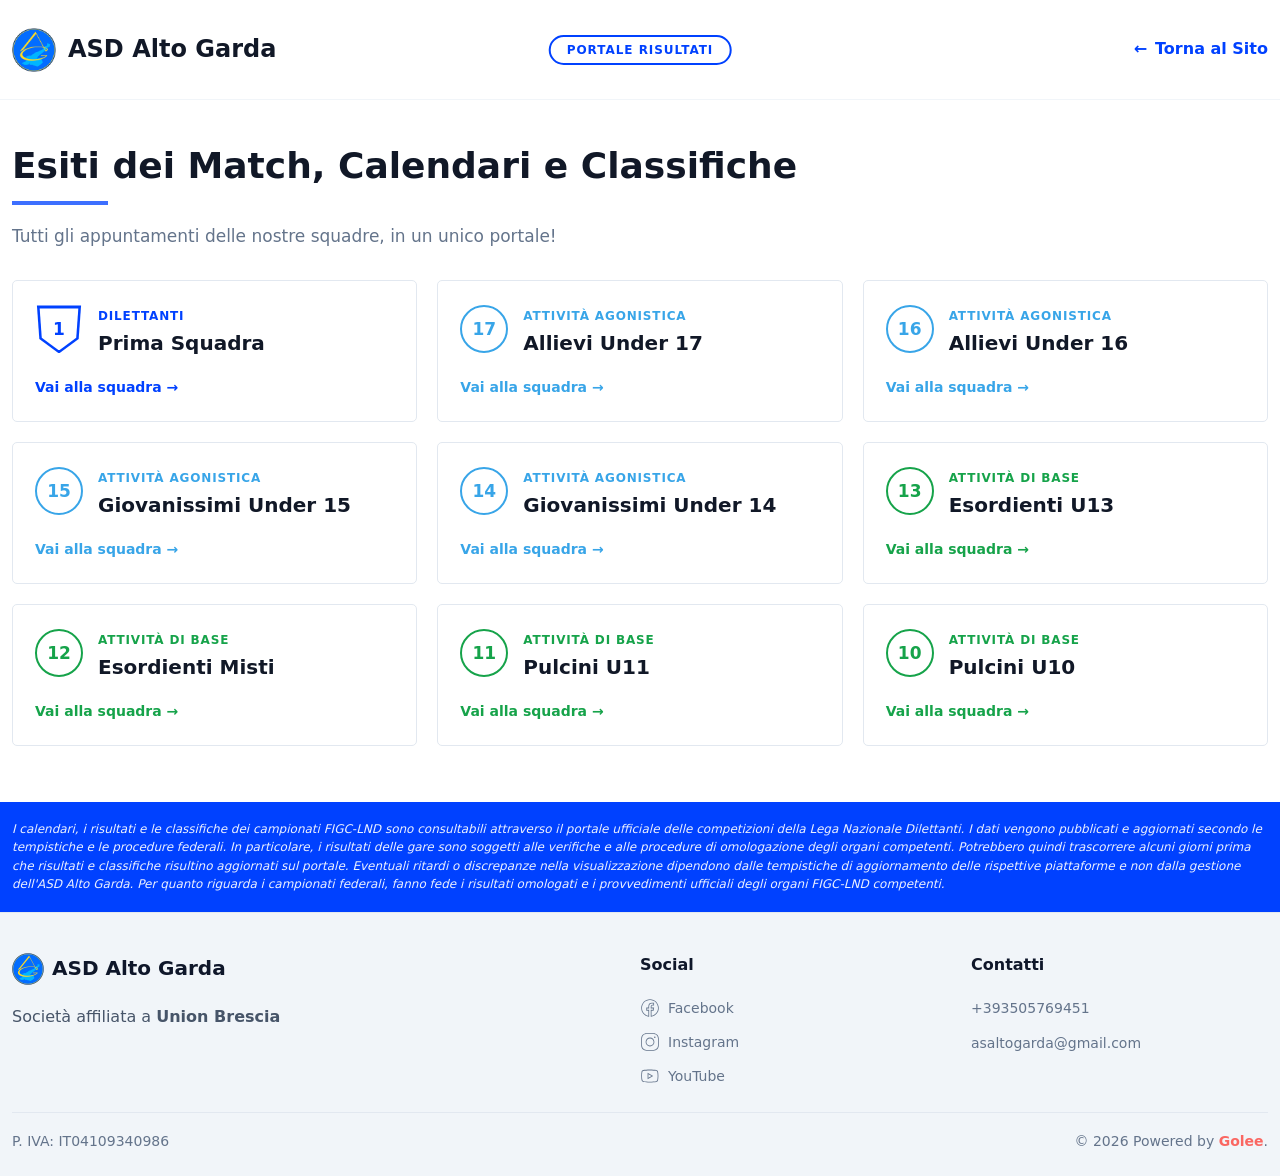
<file: index.html>
<!doctype html><html lang="it"><head><meta name="theme-color" content="#0041ff"><meta name="application-name" content="AG Risultati"><link rel="manifest" href="/manifest.webmanifest"><link rel="apple-touch-icon" href="/assets/apple-touch-icon.png"><meta name="apple-mobile-web-app-title" content="AG Risultati"><meta name="apple-mobile-web-app-capable" content="yes"><meta name="apple-mobile-web-app-status-bar-style" content="default"><meta charset="utf-8"><meta name="viewport" content="width=device-width,initial-scale=1"><meta name="description" content="Calendari, risultati e classifiche delle squadre ASD Alto Garda"><title>Risultati | ASD Alto Garda</title><link rel="icon" type="image/png" href="https://lh3.googleusercontent.com/v85UO1875G-aj8dECs23UeU0jsCBZZX70OP_PcHZRXrT7eEYKTVv2TqTTtoFzy5zbhVAI1ZQIYxRPo_2ZQeThbbR-cdQCiMTjUw=s64-c"><link rel="stylesheet" href="style.css"></head><body>
<header class="site-header"><div class="container header-inner"><a class="brand" href="./"><img src="assets/unnamed.png" alt="Logo ASD Alto Garda"><span class="brand-copy"><span>ASD Alto Garda</span><span class="portal-title-mobile-inline">PORTALE RISULTATI</span></span></a><div class="portal-title"><span class="portal-title-desktop">PORTALE RISULTATI</span><span class="portal-title-mobile">RISULTATI</span></div><a class="back-to-site" href="https://asaltogarda.it/"><span aria-hidden="true">←</span> Torna al Sito</a></div></header>
<main><section class="section team-section"><div class="container"><h1 class="section-title">Esiti dei Match, Calendari e Classifiche</h1><div class="accent-line"></div><p class="section-subtitle">Tutti gli appuntamenti delle nostre squadre, in un unico portale!</p><div class="team-grid">
<a class="team-card team-card-dilettanti" href="squadre/prima-squadra/"><div class="team-card-heading"><span class="team-emblem shield-emblem" aria-label="Prima squadra, numero 1"><span>1</span></span><div><span class="category">DILETTANTI</span><h2>Prima Squadra</h2></div></div><span class="arrow">Vai alla squadra →</span></a>
<a class="team-card team-card-agonistica" href="squadre/u17/"><div class="team-card-heading"><span class="team-emblem circle-emblem">17</span><div><span class="category">ATTIVITÀ AGONISTICA</span><h2>Allievi Under 17</h2></div></div><span class="arrow">Vai alla squadra →</span></a>
<a class="team-card team-card-agonistica" href="squadre/u16/"><div class="team-card-heading"><span class="team-emblem circle-emblem">16</span><div><span class="category">ATTIVITÀ AGONISTICA</span><h2>Allievi Under 16</h2></div></div><span class="arrow">Vai alla squadra →</span></a>
<a class="team-card team-card-agonistica" href="squadre/u15/"><div class="team-card-heading"><span class="team-emblem circle-emblem">15</span><div><span class="category">ATTIVITÀ AGONISTICA</span><h2>Giovanissimi Under 15</h2></div></div><span class="arrow">Vai alla squadra →</span></a>
<a class="team-card team-card-agonistica" href="squadre/u14/"><div class="team-card-heading"><span class="team-emblem circle-emblem">14</span><div><span class="category">ATTIVITÀ AGONISTICA</span><h2>Giovanissimi Under 14</h2></div></div><span class="arrow">Vai alla squadra →</span></a>
<a class="team-card team-card-base" href="squadre/esordienti-u13/"><div class="team-card-heading"><span class="team-emblem circle-emblem">13</span><div><span class="category">ATTIVITÀ DI BASE</span><h2>Esordienti U13</h2></div></div><span class="arrow">Vai alla squadra →</span></a>
<a class="team-card team-card-base" href="squadre/esordienti-misti/"><div class="team-card-heading"><span class="team-emblem circle-emblem">12</span><div><span class="category">ATTIVITÀ DI BASE</span><h2>Esordienti Misti</h2></div></div><span class="arrow">Vai alla squadra →</span></a>
<a class="team-card team-card-base" href="squadre/pulcini-u11/"><div class="team-card-heading"><span class="team-emblem circle-emblem">11</span><div><span class="category">ATTIVITÀ DI BASE</span><h2>Pulcini U11</h2></div></div><span class="arrow">Vai alla squadra →</span></a>
<a class="team-card team-card-base" href="squadre/pulcini-u10/"><div class="team-card-heading"><span class="team-emblem circle-emblem">10</span><div><span class="category">ATTIVITÀ DI BASE</span><h2>Pulcini U10</h2></div></div><span class="arrow">Vai alla squadra →</span></a>
</div></div></section><section class="info-band"><div class="container"><p class="disclaimer">I calendari, i risultati e le classifiche dei campionati FIGC-LND sono consultabili attraverso il portale ufficiale delle competizioni della Lega Nazionale Dilettanti. I dati vengono pubblicati e aggiornati secondo le tempistiche e le procedure federali. In particolare, i risultati delle gare sono soggetti alle verifiche e alle procedure di omologazione degli organi competenti. Potrebbero quindi trascorrere alcuni giorni prima che risultati e classifiche risultino aggiornati sul portale. Eventuali ritardi o discrepanze nella visualizzazione dipendono dalle tempistiche di aggiornamento delle rispettive piattaforme e non dalla gestione dell'ASD Alto Garda. Per quanto riguarda i campionati federali, fanno fede i risultati omologati e i provvedimenti ufficiali degli organi FIGC-LND competenti.</p></div></section></main>
<footer class="site-footer"><div class="container footer-container"><div class="footer-main"><div class="footer-brand-block"><a href="https://asaltogarda.it/" class="footer-brand"><img src="assets/unnamed.png" alt="ASD Alto Garda logo"><span>ASD Alto Garda</span></a><p class="footer-affiliation">Società affiliata a <a href="https://www.unionbrescia.com" target="_blank" rel="noopener">Union Brescia</a></p></div><div class="footer-column"><h2>Social</h2><div class="footer-social"><a href="https://www.facebook.com/p/ASD-ALTO-GARDA-100057223308792" target="_blank" rel="noopener"><svg xmlns="http://www.w3.org/2000/svg" x="0px" y="0px" class="h-5 w-5" viewBox="0 0 50 50"><path d="M 25 3 C 12.861562 3 3 12.861562 3 25 C 3 36.019135 11.127533 45.138355 21.712891 46.728516 L 22.861328 46.902344 L 22.861328 29.566406 L 17.664062 29.566406 L 17.664062 26.046875 L 22.861328 26.046875 L 22.861328 21.373047 C 22.861328 18.494965 23.551973 16.599417 24.695312 15.410156 C 25.838652 14.220896 27.528004 13.621094 29.878906 13.621094 C 31.758714 13.621094 32.490022 13.734993 33.185547 13.820312 L 33.185547 16.701172 L 30.738281 16.701172 C 29.349697 16.701172 28.210449 17.475903 27.619141 18.507812 C 27.027832 19.539724 26.84375 20.771816 26.84375 22.027344 L 26.84375 26.044922 L 32.966797 26.044922 L 32.421875 29.564453 L 26.84375 29.564453 L 26.84375 46.929688 L 27.978516 46.775391 C 38.71434 45.319366 47 36.126845 47 25 C 47 12.861562 37.138438 3 25 3 z M 25 5 C 36.057562 5 45 13.942438 45 25 C 45 34.729791 38.035799 42.731796 28.84375 44.533203 L 28.84375 31.564453 L 34.136719 31.564453 L 35.298828 24.044922 L 28.84375 24.044922 L 28.84375 22.027344 C 28.84375 20.989871 29.033574 20.060293 29.353516 19.501953 C 29.673457 18.943614 29.981865 18.701172 30.738281 18.701172 L 35.185547 18.701172 L 35.185547 12.009766 L 34.318359 11.892578 C 33.718567 11.811418 32.349197 11.621094 29.878906 11.621094 C 27.175808 11.621094 24.855567 12.357448 23.253906 14.023438 C 21.652246 15.689426 20.861328 18.170128 20.861328 21.373047 L 20.861328 24.046875 L 15.664062 24.046875 L 15.664062 31.566406 L 20.861328 31.566406 L 20.861328 44.470703 C 11.816995 42.554813 5 34.624447 5 25 C 5 13.942438 13.942438 5 25 5 z"></path></svg>Facebook</a><a href="https://www.instagram.com/asd_altogarda" target="_blank" rel="noopener"><svg xmlns="http://www.w3.org/2000/svg" x="0px" y="0px" class="h-5 w-5 " viewBox="0 0 50 50"><path d="M 16 3 C 8.8324839 3 3 8.8324839 3 16 L 3 34 C 3 41.167516 8.8324839 47 16 47 L 34 47 C 41.167516 47 47 41.167516 47 34 L 47 16 C 47 8.8324839 41.167516 3 34 3 L 16 3 z M 16 5 L 34 5 C 40.086484 5 45 9.9135161 45 16 L 45 34 C 45 40.086484 40.086484 45 34 45 L 16 45 C 9.9135161 45 5 40.086484 5 34 L 5 16 C 5 9.9135161 9.9135161 5 16 5 z M 37 11 A 2 2 0 0 0 35 13 A 2 2 0 0 0 37 15 A 2 2 0 0 0 39 13 A 2 2 0 0 0 37 11 z M 25 14 C 18.936712 14 14 18.936712 14 25 C 14 31.063288 18.936712 36 25 36 C 31.063288 36 36 31.063288 36 25 C 36 18.936712 31.063288 14 25 14 z M 25 16 C 29.982407 16 34 20.017593 34 25 C 34 29.982407 29.982407 34 25 34 C 20.017593 34 16 29.982407 16 25 C 16 20.017593 20.017593 16 25 16 z"></path></svg>Instagram</a><a href="https://www.youtube.com/@ASDAltoGarda" target="_blank" rel="noopener"><svg xmlns="http://www.w3.org/2000/svg" x="0px" y="0px" class="h-5 w-5" viewBox="0 0 50 50"><path d="M 24.402344 9 C 17.800781 9 11.601563 9.5 8.300781 10.199219 C 6.101563 10.699219 4.199219 12.199219 3.800781 14.5 C 3.402344 16.898438 3 20.5 3 25 C 3 29.5 3.398438 33 3.898438 35.5 C 4.300781 37.699219 6.199219 39.300781 8.398438 39.800781 C 11.902344 40.5 17.898438 41 24.5 41 C 31.101563 41 37.097656 40.5 40.597656 39.800781 C 42.800781 39.300781 44.699219 37.800781 45.097656 35.5 C 45.5 33 46 29.402344 46.097656 24.902344 C 46.097656 20.402344 45.597656 16.800781 45.097656 14.300781 C 44.699219 12.101563 42.800781 10.5 40.597656 10 C 37.097656 9.5 31 9 24.402344 9 Z M 24.402344 11 C 31.601563 11 37.398438 11.597656 40.199219 12.097656 C 41.699219 12.5 42.898438 13.5 43.097656 14.800781 C 43.699219 18 44.097656 21.402344 44.097656 24.902344 C 44 29.199219 43.5 32.699219 43.097656 35.199219 C 42.800781 37.097656 40.800781 37.699219 40.199219 37.902344 C 36.597656 38.601563 30.597656 39.097656 24.597656 39.097656 C 18.597656 39.097656 12.5 38.699219 9 37.902344 C 7.5 37.5 6.300781 36.5 6.101563 35.199219 C 5.300781 32.398438 5 28.699219 5 25 C 5 20.398438 5.402344 17 5.800781 14.902344 C 6.101563 13 8.199219 12.398438 8.699219 12.199219 C 12 11.5 18.101563 11 24.402344 11 Z M 19 17 L 19 33 L 33 25 Z M 21 20.402344 L 29 25 L 21 29.597656 Z"></path></svg>YouTube</a></div></div><div class="footer-column"><h2>Contatti</h2><ul><li><a href="tel:+393505769451">+393505769451</a></li><li><a href="mailto:asaltogarda@gmail.com">asaltogarda@gmail.com</a></li></ul></div></div><hr class="footer-rule"><div class="footer-bottom"><p>P. IVA: IT04109340986</p><span>© 2026 Powered by <a href="https://golee.it/?utm_source=golee&amp;utm_medium=golee-web&amp;utm_campaign=68527cfdc8f0acde360887cb" target="_blank" rel="noopener">Golee</a>.</span></div></div></footer></body></html>
</file>
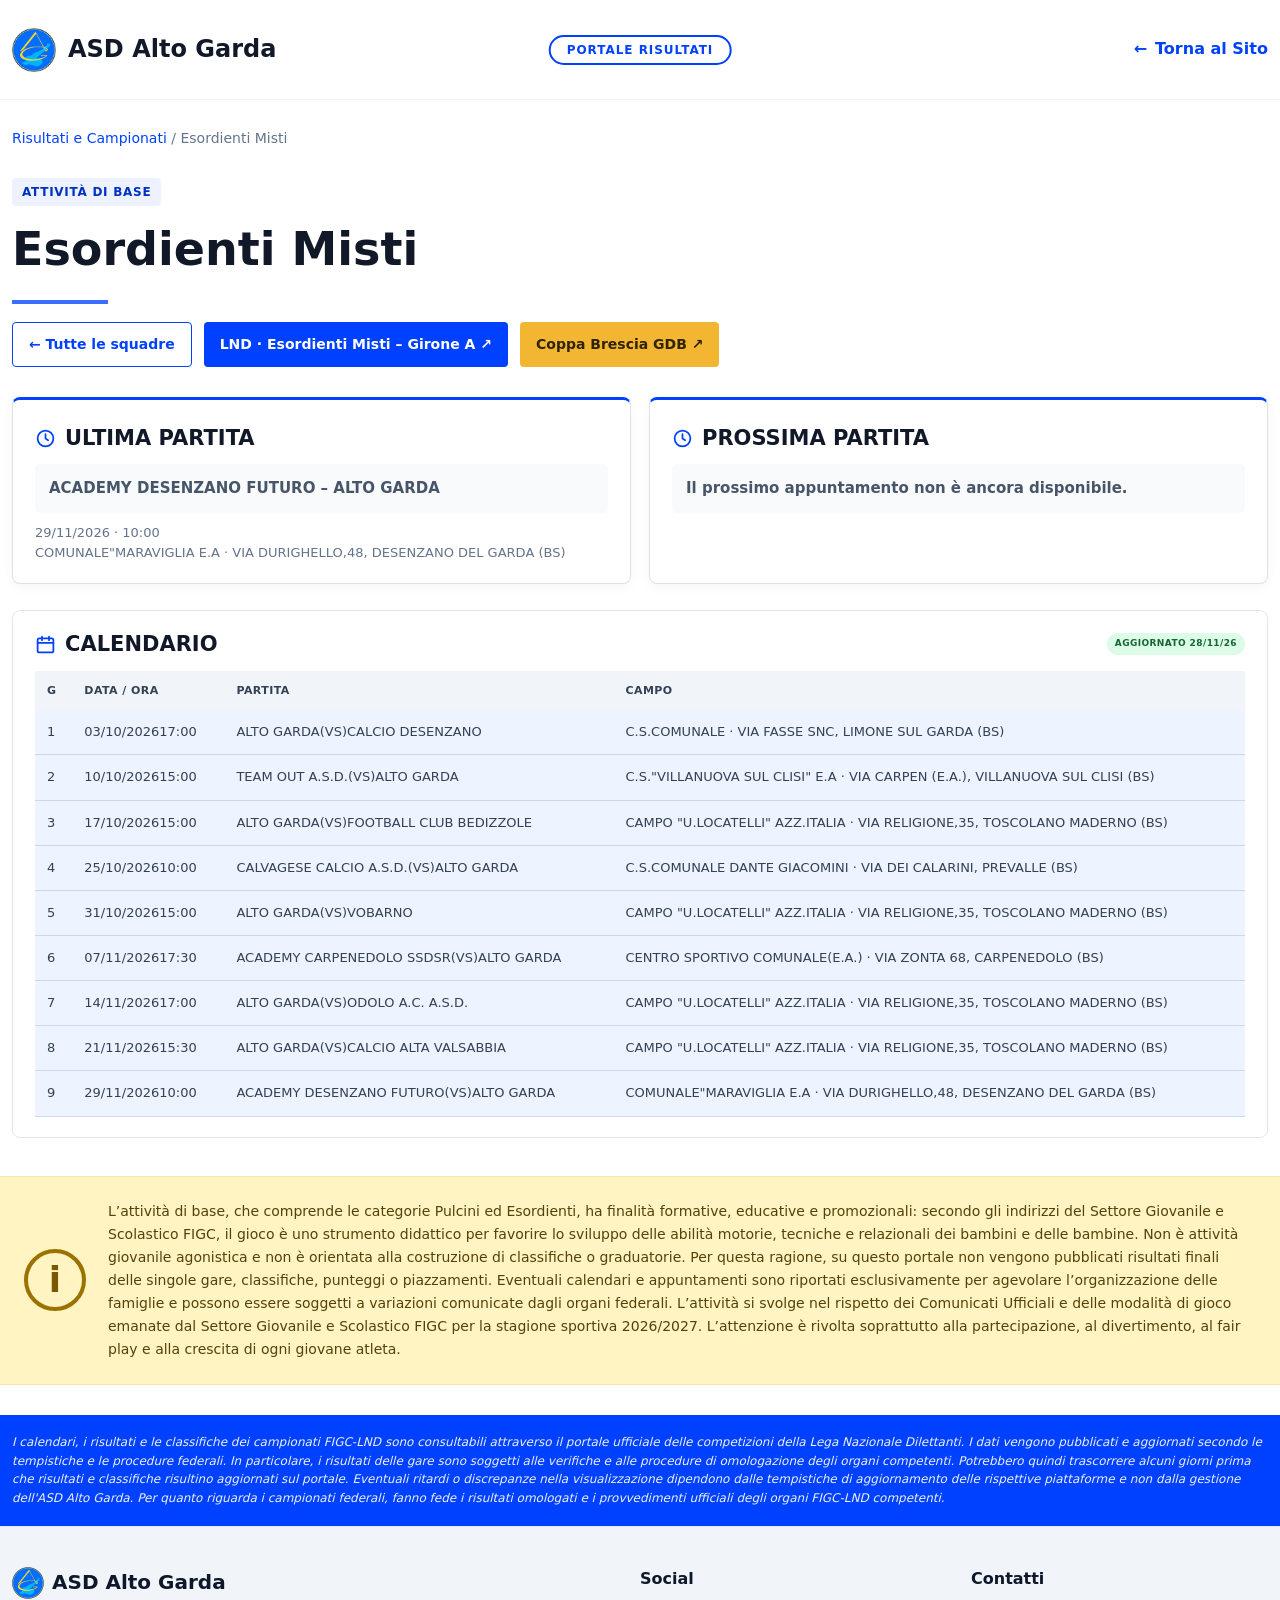
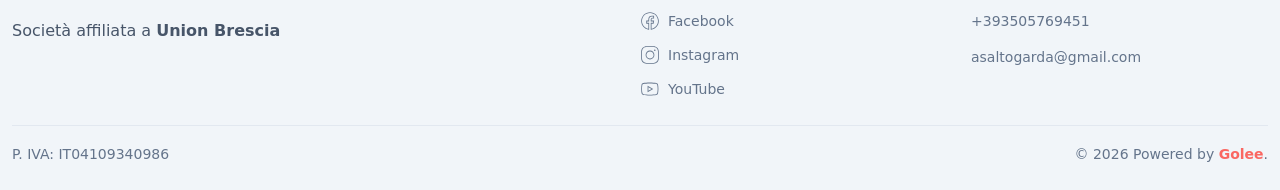
<file: squadre/esordienti-misti/index.html>
<!doctype html><html lang="it"><head><meta name="theme-color" content="#0041ff"><meta name="application-name" content="AG Risultati"><link rel="manifest" href="/manifest.webmanifest"><link rel="apple-touch-icon" href="/assets/apple-touch-icon.png"><meta name="apple-mobile-web-app-title" content="AG Risultati"><meta name="apple-mobile-web-app-capable" content="yes"><meta name="apple-mobile-web-app-status-bar-style" content="default"><meta charset="utf-8"><meta name="viewport" content="width=device-width,initial-scale=1"><title>Risultati | ASD Alto Garda</title><link rel="icon" type="image/png" href="https://lh3.googleusercontent.com/v85UO1875G-aj8dECs23UeU0jsCBZZX70OP_PcHZRXrT7eEYKTVv2TqTTtoFzy5zbhVAI1ZQIYxRPo_2ZQeThbbR-cdQCiMTjUw=s64-c"><meta name="description" content="Calendario e risultati Esordienti Misti ASD Alto Garda"><link rel="stylesheet" href="../../style.css"></head><body>
<header class="site-header"><div class="container header-inner"><a class="brand" href="../../"><img src="../../assets/unnamed.png" alt="Logo ASD Alto Garda"><span class="brand-copy"><span>ASD Alto Garda</span><span class="portal-title-mobile-inline">PORTALE RISULTATI</span></span></a><div class="portal-title"><span class="portal-title-desktop">PORTALE RISULTATI</span><span class="portal-title-mobile">RISULTATI</span></div><a class="back-to-site" href="https://asaltogarda.it/"><span aria-hidden="true">←</span> Torna al Sito</a></div></header>
<main class="container"><div class="breadcrumbs"><a href="../../">Risultati e Campionati</a> / Esordienti Misti</div><section class="team-hero"><span class="team-type">Attività di base</span><h1>Esordienti Misti</h1><div class="accent-line"></div><div class="action-links"><a class="action-link secondary" href="../../">← Tutte le squadre</a><a class="action-link" href="https://gare.lnd.it/competizione/lombardia?campionato=N2&girone=A&stagione=2026" target="_blank" rel="noopener">LND · Esordienti Misti – Girone A ↗</a><a class="action-link coppa-link" href="https://coppa-brescia.giornaledibrescia.it/coppa_brescia_2026-2027/esordienti_misti" target="_blank" rel="noopener">Coppa Brescia GDB ↗</a></div></section>


<section class="base-match-section" aria-label="Partite e calendario" data-lnd-team="esordienti-misti">
  <div class="base-match-grid">
    <article class="base-match-card">
      <h2><svg class="section-icon" viewBox="0 0 24 24" aria-hidden="true" fill="none" stroke="currentColor" stroke-width="2" stroke-linecap="round" stroke-linejoin="round"><circle cx="12" cy="12" r="9"/><path d="M12 7v5l3 2"/></svg>ULTIMA PARTITA</h2>
      <div class="base-match-placeholder">Caricamento dati ufficiali LND…</div>
    </article>
    <article class="base-match-card next-match">
      <h2><svg class="section-icon" viewBox="0 0 24 24" aria-hidden="true" fill="none" stroke="currentColor" stroke-width="2" stroke-linecap="round" stroke-linejoin="round"><path d="M5 12h14M13 6l6 6-6 6"/></svg>PROSSIMA PARTITA</h2>
      <div class="base-match-placeholder">Caricamento dati ufficiali LND…</div>
    </article>
  </div>
  <section class="base-calendar">
    <div class="base-calendar-heading" style="display:flex;align-items:center;justify-content:space-between;gap:12px;flex-wrap:wrap;margin-bottom:14px"><h2 style="margin:0"><svg class="section-icon" viewBox="0 0 24 24" aria-hidden="true" fill="none" stroke="currentColor" stroke-width="2" stroke-linecap="round" stroke-linejoin="round"><rect x="3" y="5" width="18" height="16" rx="2"/><path d="M16 3v4M8 3v4M3 10h18"/></svg>CALENDARIO</h2><span class="base-calendar-badge" style="display:inline-block;padding:4px 8px;border-radius:999px;background:#dcfce7;color:#166534;font-size:9px;font-weight:800;letter-spacing:.045em;white-space:nowrap">AGGIORNAMENTO…</span></div>
    <div class="base-table-wrap"><table class="base-fixture-table"><thead><tr><th>G</th><th>Data / Ora</th><th>Partita</th><th>Campo</th></tr></thead><tbody>
      <tr><td colspan="5">Caricamento calendario ufficiale LND…</td></tr>
    </tbody></table></div>
  </section>
</section>

<div class="notice base-activity-disclaimer">L’attività di base, che comprende le categorie Pulcini ed Esordienti, ha finalità formative, educative e promozionali: secondo gli indirizzi del Settore Giovanile e Scolastico FIGC, il gioco è uno strumento didattico per favorire lo sviluppo delle abilità motorie, tecniche e relazionali dei bambini e delle bambine. Non è attività giovanile agonistica e non è orientata alla costruzione di classifiche o graduatorie. Per questa ragione, su questo portale non vengono pubblicati risultati finali delle singole gare, classifiche, punteggi o piazzamenti. Eventuali calendari e appuntamenti sono riportati esclusivamente per agevolare l’organizzazione delle famiglie e possono essere soggetti a variazioni comunicate dagli organi federali. L’attività si svolge nel rispetto dei Comunicati Ufficiali e delle modalità di gioco emanate dal Settore Giovanile e Scolastico FIGC per la stagione sportiva 2026/2027. L’attenzione è rivolta soprattutto alla partecipazione, al divertimento, al fair play e alla crescita di ogni giovane atleta.</div>

</main>
<section class="info-band"><div class="container"><p class="disclaimer">I calendari, i risultati e le classifiche dei campionati FIGC-LND sono consultabili attraverso il portale ufficiale delle competizioni della Lega Nazionale Dilettanti. I dati vengono pubblicati e aggiornati secondo le tempistiche e le procedure federali. In particolare, i risultati delle gare sono soggetti alle verifiche e alle procedure di omologazione degli organi competenti. Potrebbero quindi trascorrere alcuni giorni prima che risultati e classifiche risultino aggiornati sul portale. Eventuali ritardi o discrepanze nella visualizzazione dipendono dalle tempistiche di aggiornamento delle rispettive piattaforme e non dalla gestione dell'ASD Alto Garda. Per quanto riguarda i campionati federali, fanno fede i risultati omologati e i provvedimenti ufficiali degli organi FIGC-LND competenti.</p></div></section><footer class="site-footer"><div class="container footer-container"><div class="footer-main"><div class="footer-brand-block"><a href="https://asaltogarda.it/" class="footer-brand"><img src="../../assets/unnamed.png" alt="ASD Alto Garda logo"><span>ASD Alto Garda</span></a><p class="footer-affiliation">Società affiliata a <a href="https://www.unionbrescia.com" target="_blank" rel="noopener">Union Brescia</a></p></div><div class="footer-column"><h2>Social</h2><div class="footer-social"><a href="https://www.facebook.com/p/ASD-ALTO-GARDA-100057223308792" target="_blank" rel="noopener"><svg xmlns="http://www.w3.org/2000/svg" x="0px" y="0px" class="h-5 w-5" viewBox="0 0 50 50"><path d="M 25 3 C 12.861562 3 3 12.861562 3 25 C 3 36.019135 11.127533 45.138355 21.712891 46.728516 L 22.861328 46.902344 L 22.861328 29.566406 L 17.664062 29.566406 L 17.664062 26.046875 L 22.861328 26.046875 L 22.861328 21.373047 C 22.861328 18.494965 23.551973 16.599417 24.695312 15.410156 C 25.838652 14.220896 27.528004 13.621094 29.878906 13.621094 C 31.758714 13.621094 32.490022 13.734993 33.185547 13.820312 L 33.185547 16.701172 L 30.738281 16.701172 C 29.349697 16.701172 28.210449 17.475903 27.619141 18.507812 C 27.027832 19.539724 26.84375 20.771816 26.84375 22.027344 L 26.84375 26.044922 L 32.966797 26.044922 L 32.421875 29.564453 L 26.84375 29.564453 L 26.84375 46.929688 L 27.978516 46.775391 C 38.71434 45.319366 47 36.126845 47 25 C 47 12.861562 37.138438 3 25 3 z M 25 5 C 36.057562 5 45 13.942438 45 25 C 45 34.729791 38.035799 42.731796 28.84375 44.533203 L 28.84375 31.564453 L 34.136719 31.564453 L 35.298828 24.044922 L 28.84375 24.044922 L 28.84375 22.027344 C 28.84375 20.989871 29.033574 20.060293 29.353516 19.501953 C 29.673457 18.943614 29.981865 18.701172 30.738281 18.701172 L 35.185547 18.701172 L 35.185547 12.009766 L 34.318359 11.892578 C 33.718567 11.811418 32.349197 11.621094 29.878906 11.621094 C 27.175808 11.621094 24.855567 12.357448 23.253906 14.023438 C 21.652246 15.689426 20.861328 18.170128 20.861328 21.373047 L 20.861328 24.046875 L 15.664062 24.046875 L 15.664062 31.566406 L 20.861328 31.566406 L 20.861328 44.470703 C 11.816995 42.554813 5 34.624447 5 25 C 5 13.942438 13.942438 5 25 5 z"></path></svg>Facebook</a><a href="https://www.instagram.com/asd_altogarda" target="_blank" rel="noopener"><svg xmlns="http://www.w3.org/2000/svg" x="0px" y="0px" class="h-5 w-5 " viewBox="0 0 50 50"><path d="M 16 3 C 8.8324839 3 3 8.8324839 3 16 L 3 34 C 3 41.167516 8.8324839 47 16 47 L 34 47 C 41.167516 47 47 41.167516 47 34 L 47 16 C 47 8.8324839 41.167516 3 34 3 L 16 3 z M 16 5 L 34 5 C 40.086484 5 45 9.9135161 45 16 L 45 34 C 45 40.086484 40.086484 45 34 45 L 16 45 C 9.9135161 45 5 40.086484 5 34 L 5 16 C 5 9.9135161 9.9135161 5 16 5 z M 37 11 A 2 2 0 0 0 35 13 A 2 2 0 0 0 37 15 A 2 2 0 0 0 39 13 A 2 2 0 0 0 37 11 z M 25 14 C 18.936712 14 14 18.936712 14 25 C 14 31.063288 18.936712 36 25 36 C 31.063288 36 36 31.063288 36 25 C 36 18.936712 31.063288 14 25 14 z M 25 16 C 29.982407 16 34 20.017593 34 25 C 34 29.982407 29.982407 34 25 34 C 20.017593 34 16 29.982407 16 25 C 16 20.017593 20.017593 16 25 16 z"></path></svg>Instagram</a><a href="https://www.youtube.com/@ASDAltoGarda" target="_blank" rel="noopener"><svg xmlns="http://www.w3.org/2000/svg" x="0px" y="0px" class="h-5 w-5" viewBox="0 0 50 50"><path d="M 24.402344 9 C 17.800781 9 11.601563 9.5 8.300781 10.199219 C 6.101563 10.699219 4.199219 12.199219 3.800781 14.5 C 3.402344 16.898438 3 20.5 3 25 C 3 29.5 3.398438 33 3.898438 35.5 C 4.300781 37.699219 6.199219 39.300781 8.398438 39.800781 C 11.902344 40.5 17.898438 41 24.5 41 C 31.101563 41 37.097656 40.5 40.597656 39.800781 C 42.800781 39.300781 44.699219 37.800781 45.097656 35.5 C 45.5 33 46 29.402344 46.097656 24.902344 C 46.097656 20.402344 45.597656 16.800781 45.097656 14.300781 C 44.699219 12.101563 42.800781 10.5 40.597656 10 C 37.097656 9.5 31 9 24.402344 9 Z M 24.402344 11 C 31.601563 11 37.398438 11.597656 40.199219 12.097656 C 41.699219 12.5 42.898438 13.5 43.097656 14.800781 C 43.699219 18 44.097656 21.402344 44.097656 24.902344 C 44 29.199219 43.5 32.699219 43.097656 35.199219 C 42.800781 37.097656 40.800781 37.699219 40.199219 37.902344 C 36.597656 38.601563 30.597656 39.097656 24.597656 39.097656 C 18.597656 39.097656 12.5 38.699219 9 37.902344 C 7.5 37.5 6.300781 36.5 6.101563 35.199219 C 5.300781 32.398438 5 28.699219 5 25 C 5 20.398438 5.402344 17 5.800781 14.902344 C 6.101563 13 8.199219 12.398438 8.699219 12.199219 C 12 11.5 18.101563 11 24.402344 11 Z M 19 17 L 19 33 L 33 25 Z M 21 20.402344 L 29 25 L 21 29.597656 Z"></path></svg>YouTube</a></div></div><div class="footer-column"><h2>Contatti</h2><ul><li><a href="tel:+393505769451">+393505769451</a></li><li><a href="mailto:asaltogarda@gmail.com">asaltogarda@gmail.com</a></li></ul></div></div><hr class="footer-rule"><div class="footer-bottom"><p>P. IVA: IT04109340986</p><span>© 2026 Powered by <a href="https://golee.it/?utm_source=golee&amp;utm_medium=golee-web&amp;utm_campaign=68527cfdc8f0acde360887cb" target="_blank" rel="noopener">Golee</a>.</span></div></div></footer><script src="../../assets/base-lnd.js" defer></script></body></html>
</file>
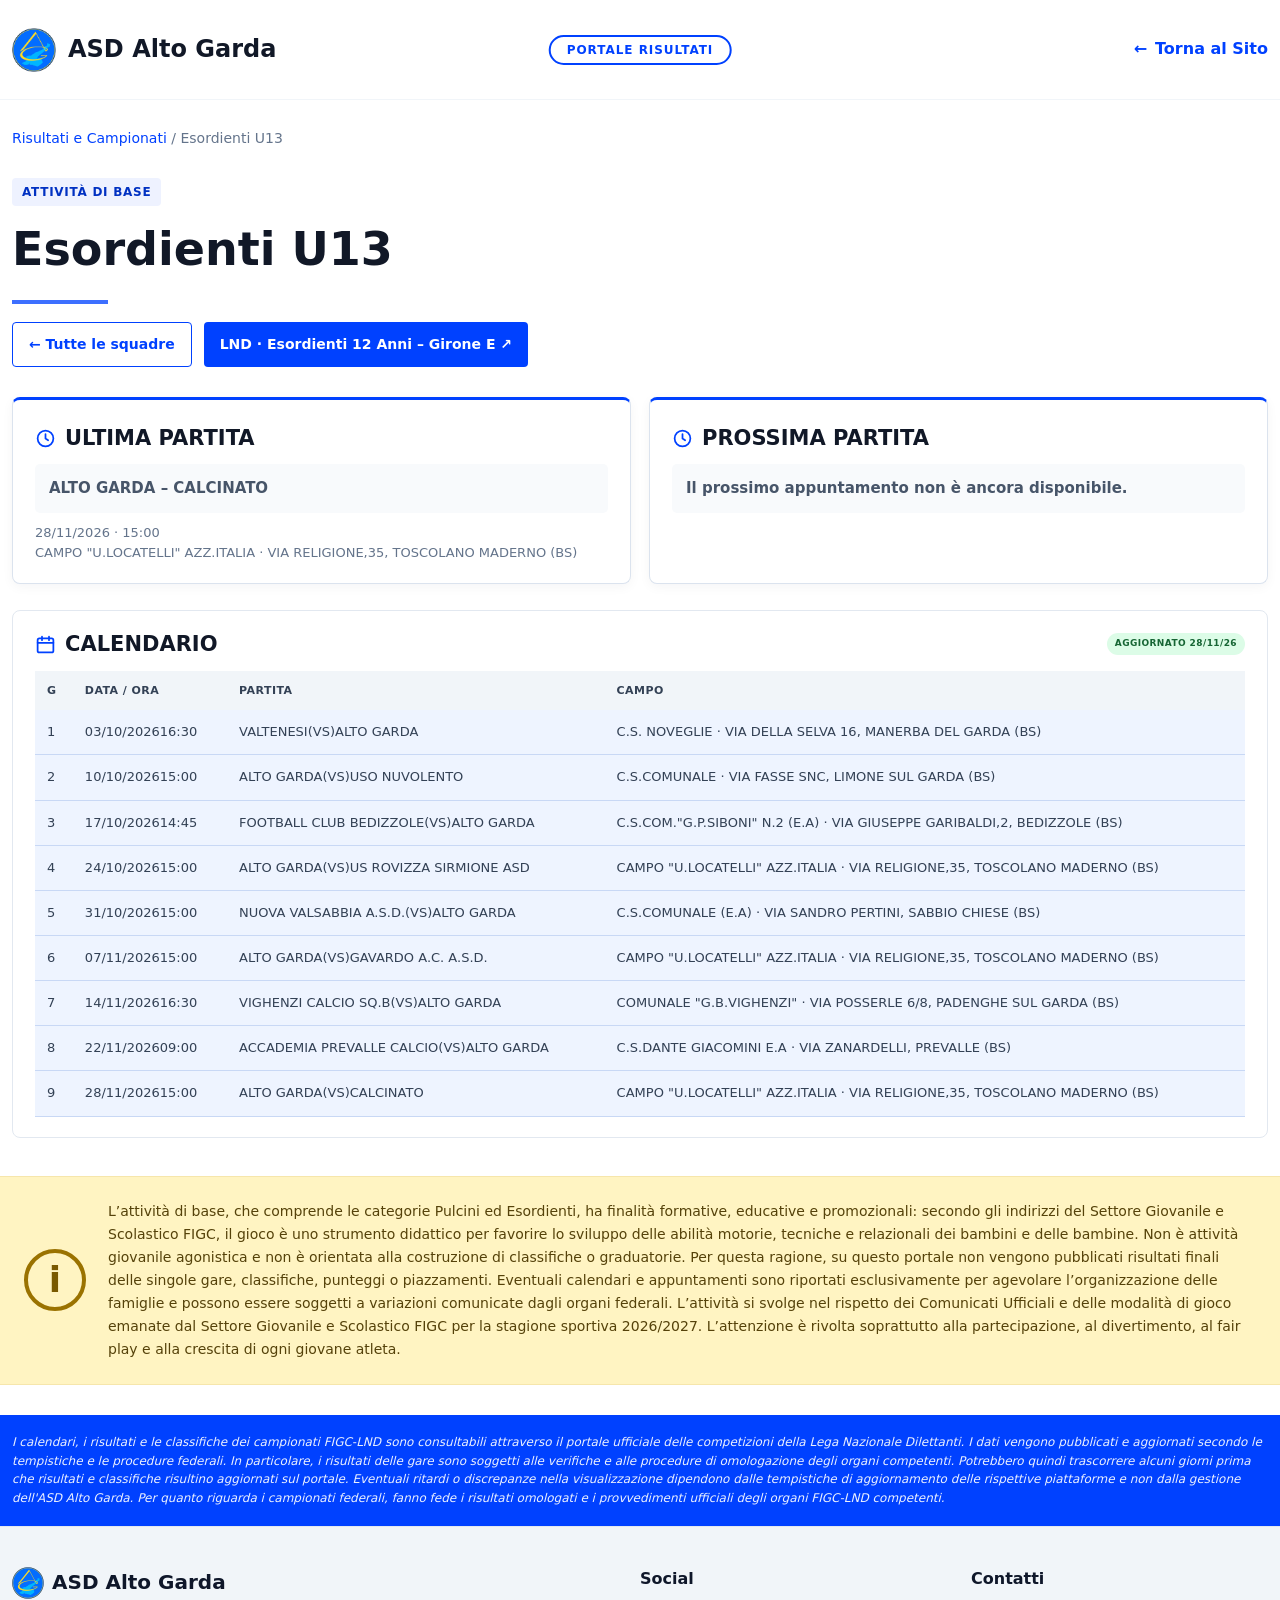
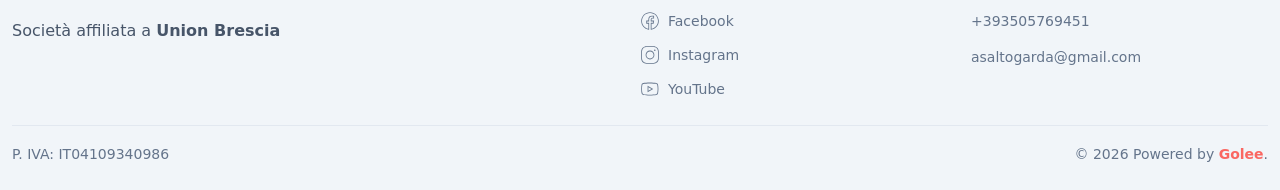
<file: squadre/esordienti-u13/index.html>
<!doctype html><html lang="it"><head><meta name="theme-color" content="#0041ff"><meta name="application-name" content="AG Risultati"><link rel="manifest" href="/manifest.webmanifest"><link rel="apple-touch-icon" href="/assets/apple-touch-icon.png"><meta name="apple-mobile-web-app-title" content="AG Risultati"><meta name="apple-mobile-web-app-capable" content="yes"><meta name="apple-mobile-web-app-status-bar-style" content="default"><meta charset="utf-8"><meta name="viewport" content="width=device-width,initial-scale=1"><title>Risultati | ASD Alto Garda</title><link rel="icon" type="image/png" href="https://lh3.googleusercontent.com/v85UO1875G-aj8dECs23UeU0jsCBZZX70OP_PcHZRXrT7eEYKTVv2TqTTtoFzy5zbhVAI1ZQIYxRPo_2ZQeThbbR-cdQCiMTjUw=s64-c"><meta name="description" content="Calendario e risultati Esordienti U13 ASD Alto Garda"><link rel="stylesheet" href="../../style.css"></head><body>
<header class="site-header"><div class="container header-inner"><a class="brand" href="../../"><img src="../../assets/unnamed.png" alt="Logo ASD Alto Garda"><span class="brand-copy"><span>ASD Alto Garda</span><span class="portal-title-mobile-inline">PORTALE RISULTATI</span></span></a><div class="portal-title"><span class="portal-title-desktop">PORTALE RISULTATI</span><span class="portal-title-mobile">RISULTATI</span></div><a class="back-to-site" href="https://asaltogarda.it/"><span aria-hidden="true">←</span> Torna al Sito</a></div></header>
<main class="container"><div class="breadcrumbs"><a href="../../">Risultati e Campionati</a> / Esordienti U13</div><section class="team-hero"><span class="team-type">Attività di base</span><h1>Esordienti U13</h1><div class="accent-line"></div><div class="action-links"><a class="action-link secondary" href="../../">← Tutte le squadre</a><a class="action-link" href="https://gare.lnd.it/competizione/lombardia?campionato=E2&girone=E&stagione=2026" target="_blank" rel="noopener">LND · Esordienti 12 Anni – Girone E ↗</a></div></section>


<section class="base-match-section" aria-label="Partite e calendario" data-lnd-team="esordienti-u13">
  <div class="base-match-grid">
    <article class="base-match-card">
      <h2><svg class="section-icon" viewBox="0 0 24 24" aria-hidden="true" fill="none" stroke="currentColor" stroke-width="2" stroke-linecap="round" stroke-linejoin="round"><circle cx="12" cy="12" r="9"/><path d="M12 7v5l3 2"/></svg>ULTIMA PARTITA</h2>
      <div class="base-match-placeholder">Caricamento dati ufficiali LND…</div>
    </article>
    <article class="base-match-card next-match">
      <h2><svg class="section-icon" viewBox="0 0 24 24" aria-hidden="true" fill="none" stroke="currentColor" stroke-width="2" stroke-linecap="round" stroke-linejoin="round"><path d="M5 12h14M13 6l6 6-6 6"/></svg>PROSSIMA PARTITA</h2>
      <div class="base-match-placeholder">Caricamento dati ufficiali LND…</div>
    </article>
  </div>
  <section class="base-calendar">
    <div class="base-calendar-heading" style="display:flex;align-items:center;justify-content:space-between;gap:12px;flex-wrap:wrap;margin-bottom:14px"><h2 style="margin:0"><svg class="section-icon" viewBox="0 0 24 24" aria-hidden="true" fill="none" stroke="currentColor" stroke-width="2" stroke-linecap="round" stroke-linejoin="round"><rect x="3" y="5" width="18" height="16" rx="2"/><path d="M16 3v4M8 3v4M3 10h18"/></svg>CALENDARIO</h2><span class="base-calendar-badge" style="display:inline-block;padding:4px 8px;border-radius:999px;background:#dcfce7;color:#166534;font-size:9px;font-weight:800;letter-spacing:.045em;white-space:nowrap">AGGIORNAMENTO…</span></div>
    <div class="base-table-wrap"><table class="base-fixture-table"><thead><tr><th>G</th><th>Data / Ora</th><th>Partita</th><th>Campo</th></tr></thead><tbody>
      <tr><td colspan="5">Caricamento calendario ufficiale LND…</td></tr>
    </tbody></table></div>
  </section>
</section>

<div class="notice base-activity-disclaimer">L’attività di base, che comprende le categorie Pulcini ed Esordienti, ha finalità formative, educative e promozionali: secondo gli indirizzi del Settore Giovanile e Scolastico FIGC, il gioco è uno strumento didattico per favorire lo sviluppo delle abilità motorie, tecniche e relazionali dei bambini e delle bambine. Non è attività giovanile agonistica e non è orientata alla costruzione di classifiche o graduatorie. Per questa ragione, su questo portale non vengono pubblicati risultati finali delle singole gare, classifiche, punteggi o piazzamenti. Eventuali calendari e appuntamenti sono riportati esclusivamente per agevolare l’organizzazione delle famiglie e possono essere soggetti a variazioni comunicate dagli organi federali. L’attività si svolge nel rispetto dei Comunicati Ufficiali e delle modalità di gioco emanate dal Settore Giovanile e Scolastico FIGC per la stagione sportiva 2026/2027. L’attenzione è rivolta soprattutto alla partecipazione, al divertimento, al fair play e alla crescita di ogni giovane atleta.</div>

</main>
<section class="info-band"><div class="container"><p class="disclaimer">I calendari, i risultati e le classifiche dei campionati FIGC-LND sono consultabili attraverso il portale ufficiale delle competizioni della Lega Nazionale Dilettanti. I dati vengono pubblicati e aggiornati secondo le tempistiche e le procedure federali. In particolare, i risultati delle gare sono soggetti alle verifiche e alle procedure di omologazione degli organi competenti. Potrebbero quindi trascorrere alcuni giorni prima che risultati e classifiche risultino aggiornati sul portale. Eventuali ritardi o discrepanze nella visualizzazione dipendono dalle tempistiche di aggiornamento delle rispettive piattaforme e non dalla gestione dell'ASD Alto Garda. Per quanto riguarda i campionati federali, fanno fede i risultati omologati e i provvedimenti ufficiali degli organi FIGC-LND competenti.</p></div></section><footer class="site-footer"><div class="container footer-container"><div class="footer-main"><div class="footer-brand-block"><a href="https://asaltogarda.it/" class="footer-brand"><img src="../../assets/unnamed.png" alt="ASD Alto Garda logo"><span>ASD Alto Garda</span></a><p class="footer-affiliation">Società affiliata a <a href="https://www.unionbrescia.com" target="_blank" rel="noopener">Union Brescia</a></p></div><div class="footer-column"><h2>Social</h2><div class="footer-social"><a href="https://www.facebook.com/p/ASD-ALTO-GARDA-100057223308792" target="_blank" rel="noopener"><svg xmlns="http://www.w3.org/2000/svg" x="0px" y="0px" class="h-5 w-5" viewBox="0 0 50 50"><path d="M 25 3 C 12.861562 3 3 12.861562 3 25 C 3 36.019135 11.127533 45.138355 21.712891 46.728516 L 22.861328 46.902344 L 22.861328 29.566406 L 17.664062 29.566406 L 17.664062 26.046875 L 22.861328 26.046875 L 22.861328 21.373047 C 22.861328 18.494965 23.551973 16.599417 24.695312 15.410156 C 25.838652 14.220896 27.528004 13.621094 29.878906 13.621094 C 31.758714 13.621094 32.490022 13.734993 33.185547 13.820312 L 33.185547 16.701172 L 30.738281 16.701172 C 29.349697 16.701172 28.210449 17.475903 27.619141 18.507812 C 27.027832 19.539724 26.84375 20.771816 26.84375 22.027344 L 26.84375 26.044922 L 32.966797 26.044922 L 32.421875 29.564453 L 26.84375 29.564453 L 26.84375 46.929688 L 27.978516 46.775391 C 38.71434 45.319366 47 36.126845 47 25 C 47 12.861562 37.138438 3 25 3 z M 25 5 C 36.057562 5 45 13.942438 45 25 C 45 34.729791 38.035799 42.731796 28.84375 44.533203 L 28.84375 31.564453 L 34.136719 31.564453 L 35.298828 24.044922 L 28.84375 24.044922 L 28.84375 22.027344 C 28.84375 20.989871 29.033574 20.060293 29.353516 19.501953 C 29.673457 18.943614 29.981865 18.701172 30.738281 18.701172 L 35.185547 18.701172 L 35.185547 12.009766 L 34.318359 11.892578 C 33.718567 11.811418 32.349197 11.621094 29.878906 11.621094 C 27.175808 11.621094 24.855567 12.357448 23.253906 14.023438 C 21.652246 15.689426 20.861328 18.170128 20.861328 21.373047 L 20.861328 24.046875 L 15.664062 24.046875 L 15.664062 31.566406 L 20.861328 31.566406 L 20.861328 44.470703 C 11.816995 42.554813 5 34.624447 5 25 C 5 13.942438 13.942438 5 25 5 z"></path></svg>Facebook</a><a href="https://www.instagram.com/asd_altogarda" target="_blank" rel="noopener"><svg xmlns="http://www.w3.org/2000/svg" x="0px" y="0px" class="h-5 w-5 " viewBox="0 0 50 50"><path d="M 16 3 C 8.8324839 3 3 8.8324839 3 16 L 3 34 C 3 41.167516 8.8324839 47 16 47 L 34 47 C 41.167516 47 47 41.167516 47 34 L 47 16 C 47 8.8324839 41.167516 3 34 3 L 16 3 z M 16 5 L 34 5 C 40.086484 5 45 9.9135161 45 16 L 45 34 C 45 40.086484 40.086484 45 34 45 L 16 45 C 9.9135161 45 5 40.086484 5 34 L 5 16 C 5 9.9135161 9.9135161 5 16 5 z M 37 11 A 2 2 0 0 0 35 13 A 2 2 0 0 0 37 15 A 2 2 0 0 0 39 13 A 2 2 0 0 0 37 11 z M 25 14 C 18.936712 14 14 18.936712 14 25 C 14 31.063288 18.936712 36 25 36 C 31.063288 36 36 31.063288 36 25 C 36 18.936712 31.063288 14 25 14 z M 25 16 C 29.982407 16 34 20.017593 34 25 C 34 29.982407 29.982407 34 25 34 C 20.017593 34 16 29.982407 16 25 C 16 20.017593 20.017593 16 25 16 z"></path></svg>Instagram</a><a href="https://www.youtube.com/@ASDAltoGarda" target="_blank" rel="noopener"><svg xmlns="http://www.w3.org/2000/svg" x="0px" y="0px" class="h-5 w-5" viewBox="0 0 50 50"><path d="M 24.402344 9 C 17.800781 9 11.601563 9.5 8.300781 10.199219 C 6.101563 10.699219 4.199219 12.199219 3.800781 14.5 C 3.402344 16.898438 3 20.5 3 25 C 3 29.5 3.398438 33 3.898438 35.5 C 4.300781 37.699219 6.199219 39.300781 8.398438 39.800781 C 11.902344 40.5 17.898438 41 24.5 41 C 31.101563 41 37.097656 40.5 40.597656 39.800781 C 42.800781 39.300781 44.699219 37.800781 45.097656 35.5 C 45.5 33 46 29.402344 46.097656 24.902344 C 46.097656 20.402344 45.597656 16.800781 45.097656 14.300781 C 44.699219 12.101563 42.800781 10.5 40.597656 10 C 37.097656 9.5 31 9 24.402344 9 Z M 24.402344 11 C 31.601563 11 37.398438 11.597656 40.199219 12.097656 C 41.699219 12.5 42.898438 13.5 43.097656 14.800781 C 43.699219 18 44.097656 21.402344 44.097656 24.902344 C 44 29.199219 43.5 32.699219 43.097656 35.199219 C 42.800781 37.097656 40.800781 37.699219 40.199219 37.902344 C 36.597656 38.601563 30.597656 39.097656 24.597656 39.097656 C 18.597656 39.097656 12.5 38.699219 9 37.902344 C 7.5 37.5 6.300781 36.5 6.101563 35.199219 C 5.300781 32.398438 5 28.699219 5 25 C 5 20.398438 5.402344 17 5.800781 14.902344 C 6.101563 13 8.199219 12.398438 8.699219 12.199219 C 12 11.5 18.101563 11 24.402344 11 Z M 19 17 L 19 33 L 33 25 Z M 21 20.402344 L 29 25 L 21 29.597656 Z"></path></svg>YouTube</a></div></div><div class="footer-column"><h2>Contatti</h2><ul><li><a href="tel:+393505769451">+393505769451</a></li><li><a href="mailto:asaltogarda@gmail.com">asaltogarda@gmail.com</a></li></ul></div></div><hr class="footer-rule"><div class="footer-bottom"><p>P. IVA: IT04109340986</p><span>© 2026 Powered by <a href="https://golee.it/?utm_source=golee&amp;utm_medium=golee-web&amp;utm_campaign=68527cfdc8f0acde360887cb" target="_blank" rel="noopener">Golee</a>.</span></div></div></footer><script src="../../assets/base-lnd.js" defer></script></body></html>
</file>
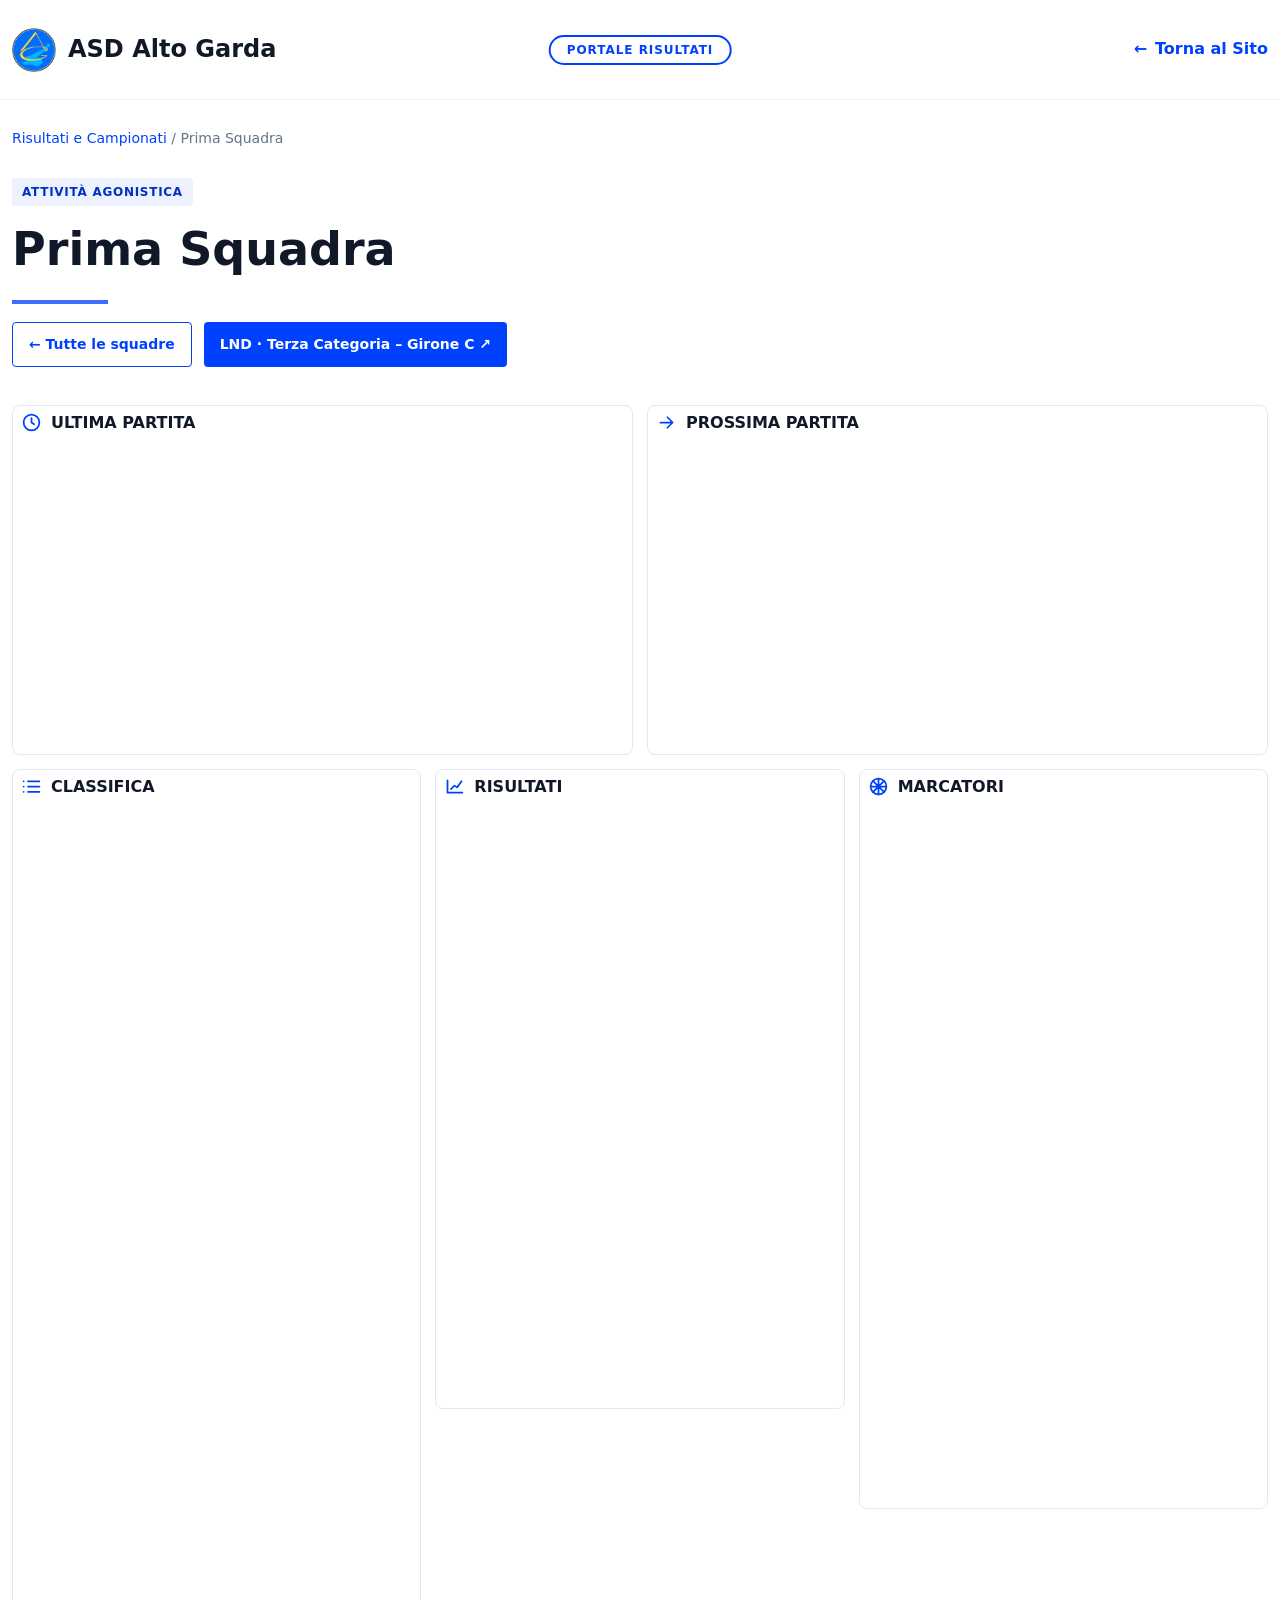
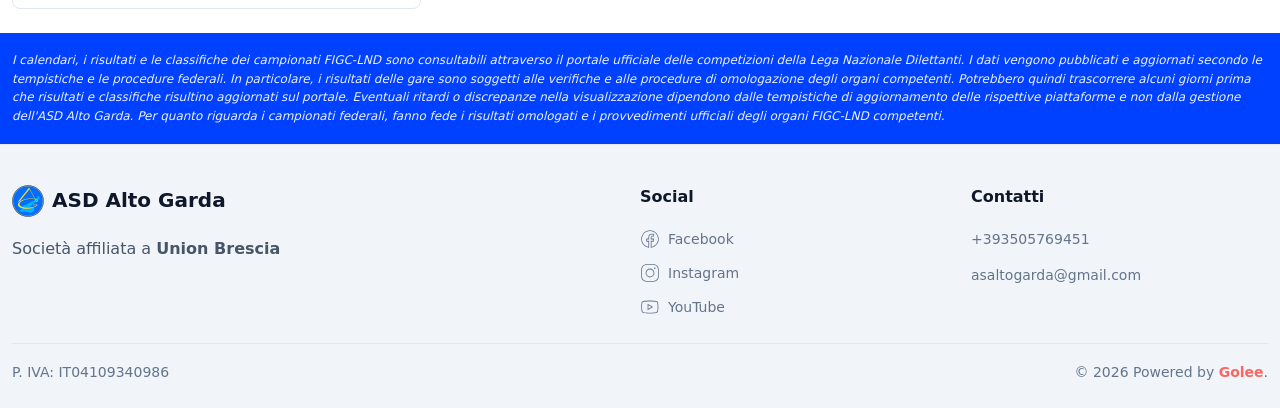
<file: squadre/prima-squadra/index.html>
<!doctype html><html lang="it"><head><meta name="theme-color" content="#0041ff"><meta name="application-name" content="AG Risultati"><link rel="manifest" href="/manifest.webmanifest"><link rel="apple-touch-icon" href="/assets/apple-touch-icon.png"><meta name="apple-mobile-web-app-title" content="AG Risultati"><meta name="apple-mobile-web-app-capable" content="yes"><meta name="apple-mobile-web-app-status-bar-style" content="default"><meta charset="utf-8"><meta name="viewport" content="width=device-width,initial-scale=1"><title>Risultati | ASD Alto Garda</title><link rel="icon" type="image/png" href="https://lh3.googleusercontent.com/v85UO1875G-aj8dECs23UeU0jsCBZZX70OP_PcHZRXrT7eEYKTVv2TqTTtoFzy5zbhVAI1ZQIYxRPo_2ZQeThbbR-cdQCiMTjUw=s64-c"><meta name="description" content="Calendario e risultati Prima Squadra ASD Alto Garda"><link rel="stylesheet" href="../../style.css"></head><body>
<header class="site-header"><div class="container header-inner"><a class="brand" href="../../"><img src="../../assets/unnamed.png" alt="Logo ASD Alto Garda"><span class="brand-copy"><span>ASD Alto Garda</span><span class="portal-title-mobile-inline">PORTALE RISULTATI</span></span></a><div class="portal-title"><span class="portal-title-desktop">PORTALE RISULTATI</span><span class="portal-title-mobile">RISULTATI</span></div><a class="back-to-site" href="https://asaltogarda.it/"><span aria-hidden="true">←</span> Torna al Sito</a></div></header>
<main class="container"><div class="breadcrumbs"><a href="../../">Risultati e Campionati</a> / Prima Squadra</div><section class="team-hero"><span class="team-type">Attività agonistica</span><h1>Prima Squadra</h1><div class="accent-line"></div><div class="action-links"><a class="action-link secondary" href="../../">← Tutte le squadre</a><a class="action-link" href="https://gare.lnd.it/competizione/lombardia?campionato=32&girone=C&stagione=2026" target="_blank" rel="noopener">LND · Terza Categoria – Girone C ↗</a></div></section>
<section class="widget-grid"><div class="widget-card"><h2><svg class="section-icon" viewBox="0 0 24 24" aria-hidden="true" fill="none" stroke="currentColor" stroke-width="2" stroke-linecap="round" stroke-linejoin="round"><circle cx="12" cy="12" r="9"/><path d="M12 7v5l3 2"/></svg>ULTIMA PARTITA</h2><iframe src="https://www.tuttocampo.it/WidgetV2/Partita/3d277bda-9ab6-4b44-933b-57e9a0fdbc9c" title="Ultima partita prima-squadra" width="620" height="434" scrolling="no" frameborder="0" loading="lazy"></iframe></div><div class="widget-card"><h2><svg class="section-icon" viewBox="0 0 24 24" aria-hidden="true" fill="none" stroke="currentColor" stroke-width="2" stroke-linecap="round" stroke-linejoin="round"><path d="M5 12h14M13 6l6 6-6 6"/></svg>PROSSIMA PARTITA</h2><iframe src="https://www.tuttocampo.it/WidgetV2/ProssimaPartita/3d277bda-9ab6-4b44-933b-57e9a0fdbc9c" title="Prossima partita prima-squadra" width="620" height="434" scrolling="no" frameborder="0" loading="lazy"></iframe></div><div class="widget-card"><h2><svg class="section-icon" viewBox="0 0 24 24" aria-hidden="true" fill="none" stroke="currentColor" stroke-width="2" stroke-linecap="round" stroke-linejoin="round"><path d="M4 19V5M4 19h17M8 15l4-4 3 2 5-7"/></svg>RISULTATI</h2><iframe src="https://www.tuttocampo.it/WidgetV2/Risultati/3d277bda-9ab6-4b44-933b-57e9a0fdbc9c" title="Risultati prima-squadra" width="620" height="744" scrolling="no" frameborder="0" loading="lazy"></iframe></div><div class="widget-card"><h2><svg class="section-icon" viewBox="0 0 24 24" aria-hidden="true" fill="none" stroke="currentColor" stroke-width="2" stroke-linecap="round" stroke-linejoin="round"><path d="M8 6h13M8 12h13M8 18h13M3 6h.01M3 12h.01M3 18h.01"/></svg>CLASSIFICA</h2><iframe src="https://www.tuttocampo.it/WidgetV2/Classifica/3d277bda-9ab6-4b44-933b-57e9a0fdbc9c" title="Classifica prima-squadra" width="620" height="992" scrolling="no" frameborder="0" loading="lazy"></iframe></div><div class="widget-card"><h2><svg class="section-icon" viewBox="0 0 24 24" aria-hidden="true" fill="none" stroke="currentColor" stroke-width="2" stroke-linecap="round" stroke-linejoin="round"><circle cx="12" cy="12" r="9"/><path d="M12 3v18M3 12h18M5.6 5.6l12.8 12.8M18.4 5.6 5.6 18.4"/></svg>MARCATORI</h2><iframe src="https://www.tuttocampo.it/WidgetV2/Marcatori/3d277bda-9ab6-4b44-933b-57e9a0fdbc9c" title="Marcatori prima-squadra" width="620" height="868" scrolling="no" frameborder="0" loading="lazy"></iframe></div></section>
</main>
<section class="info-band"><div class="container"><p class="disclaimer">I calendari, i risultati e le classifiche dei campionati FIGC-LND sono consultabili attraverso il portale ufficiale delle competizioni della Lega Nazionale Dilettanti. I dati vengono pubblicati e aggiornati secondo le tempistiche e le procedure federali. In particolare, i risultati delle gare sono soggetti alle verifiche e alle procedure di omologazione degli organi competenti. Potrebbero quindi trascorrere alcuni giorni prima che risultati e classifiche risultino aggiornati sul portale. Eventuali ritardi o discrepanze nella visualizzazione dipendono dalle tempistiche di aggiornamento delle rispettive piattaforme e non dalla gestione dell'ASD Alto Garda. Per quanto riguarda i campionati federali, fanno fede i risultati omologati e i provvedimenti ufficiali degli organi FIGC-LND competenti.</p></div></section><footer class="site-footer"><div class="container footer-container"><div class="footer-main"><div class="footer-brand-block"><a href="https://asaltogarda.it/" class="footer-brand"><img src="../../assets/unnamed.png" alt="ASD Alto Garda logo"><span>ASD Alto Garda</span></a><p class="footer-affiliation">Società affiliata a <a href="https://www.unionbrescia.com" target="_blank" rel="noopener">Union Brescia</a></p></div><div class="footer-column"><h2>Social</h2><div class="footer-social"><a href="https://www.facebook.com/p/ASD-ALTO-GARDA-100057223308792" target="_blank" rel="noopener"><svg xmlns="http://www.w3.org/2000/svg" x="0px" y="0px" class="h-5 w-5" viewBox="0 0 50 50"><path d="M 25 3 C 12.861562 3 3 12.861562 3 25 C 3 36.019135 11.127533 45.138355 21.712891 46.728516 L 22.861328 46.902344 L 22.861328 29.566406 L 17.664062 29.566406 L 17.664062 26.046875 L 22.861328 26.046875 L 22.861328 21.373047 C 22.861328 18.494965 23.551973 16.599417 24.695312 15.410156 C 25.838652 14.220896 27.528004 13.621094 29.878906 13.621094 C 31.758714 13.621094 32.490022 13.734993 33.185547 13.820312 L 33.185547 16.701172 L 30.738281 16.701172 C 29.349697 16.701172 28.210449 17.475903 27.619141 18.507812 C 27.027832 19.539724 26.84375 20.771816 26.84375 22.027344 L 26.84375 26.044922 L 32.966797 26.044922 L 32.421875 29.564453 L 26.84375 29.564453 L 26.84375 46.929688 L 27.978516 46.775391 C 38.71434 45.319366 47 36.126845 47 25 C 47 12.861562 37.138438 3 25 3 z M 25 5 C 36.057562 5 45 13.942438 45 25 C 45 34.729791 38.035799 42.731796 28.84375 44.533203 L 28.84375 31.564453 L 34.136719 31.564453 L 35.298828 24.044922 L 28.84375 24.044922 L 28.84375 22.027344 C 28.84375 20.989871 29.033574 20.060293 29.353516 19.501953 C 29.673457 18.943614 29.981865 18.701172 30.738281 18.701172 L 35.185547 18.701172 L 35.185547 12.009766 L 34.318359 11.892578 C 33.718567 11.811418 32.349197 11.621094 29.878906 11.621094 C 27.175808 11.621094 24.855567 12.357448 23.253906 14.023438 C 21.652246 15.689426 20.861328 18.170128 20.861328 21.373047 L 20.861328 24.046875 L 15.664062 24.046875 L 15.664062 31.566406 L 20.861328 31.566406 L 20.861328 44.470703 C 11.816995 42.554813 5 34.624447 5 25 C 5 13.942438 13.942438 5 25 5 z"></path></svg>Facebook</a><a href="https://www.instagram.com/asd_altogarda" target="_blank" rel="noopener"><svg xmlns="http://www.w3.org/2000/svg" x="0px" y="0px" class="h-5 w-5 " viewBox="0 0 50 50"><path d="M 16 3 C 8.8324839 3 3 8.8324839 3 16 L 3 34 C 3 41.167516 8.8324839 47 16 47 L 34 47 C 41.167516 47 47 41.167516 47 34 L 47 16 C 47 8.8324839 41.167516 3 34 3 L 16 3 z M 16 5 L 34 5 C 40.086484 5 45 9.9135161 45 16 L 45 34 C 45 40.086484 40.086484 45 34 45 L 16 45 C 9.9135161 45 5 40.086484 5 34 L 5 16 C 5 9.9135161 9.9135161 5 16 5 z M 37 11 A 2 2 0 0 0 35 13 A 2 2 0 0 0 37 15 A 2 2 0 0 0 39 13 A 2 2 0 0 0 37 11 z M 25 14 C 18.936712 14 14 18.936712 14 25 C 14 31.063288 18.936712 36 25 36 C 31.063288 36 36 31.063288 36 25 C 36 18.936712 31.063288 14 25 14 z M 25 16 C 29.982407 16 34 20.017593 34 25 C 34 29.982407 29.982407 34 25 34 C 20.017593 34 16 29.982407 16 25 C 16 20.017593 20.017593 16 25 16 z"></path></svg>Instagram</a><a href="https://www.youtube.com/@ASDAltoGarda" target="_blank" rel="noopener"><svg xmlns="http://www.w3.org/2000/svg" x="0px" y="0px" class="h-5 w-5" viewBox="0 0 50 50"><path d="M 24.402344 9 C 17.800781 9 11.601563 9.5 8.300781 10.199219 C 6.101563 10.699219 4.199219 12.199219 3.800781 14.5 C 3.402344 16.898438 3 20.5 3 25 C 3 29.5 3.398438 33 3.898438 35.5 C 4.300781 37.699219 6.199219 39.300781 8.398438 39.800781 C 11.902344 40.5 17.898438 41 24.5 41 C 31.101563 41 37.097656 40.5 40.597656 39.800781 C 42.800781 39.300781 44.699219 37.800781 45.097656 35.5 C 45.5 33 46 29.402344 46.097656 24.902344 C 46.097656 20.402344 45.597656 16.800781 45.097656 14.300781 C 44.699219 12.101563 42.800781 10.5 40.597656 10 C 37.097656 9.5 31 9 24.402344 9 Z M 24.402344 11 C 31.601563 11 37.398438 11.597656 40.199219 12.097656 C 41.699219 12.5 42.898438 13.5 43.097656 14.800781 C 43.699219 18 44.097656 21.402344 44.097656 24.902344 C 44 29.199219 43.5 32.699219 43.097656 35.199219 C 42.800781 37.097656 40.800781 37.699219 40.199219 37.902344 C 36.597656 38.601563 30.597656 39.097656 24.597656 39.097656 C 18.597656 39.097656 12.5 38.699219 9 37.902344 C 7.5 37.5 6.300781 36.5 6.101563 35.199219 C 5.300781 32.398438 5 28.699219 5 25 C 5 20.398438 5.402344 17 5.800781 14.902344 C 6.101563 13 8.199219 12.398438 8.699219 12.199219 C 12 11.5 18.101563 11 24.402344 11 Z M 19 17 L 19 33 L 33 25 Z M 21 20.402344 L 29 25 L 21 29.597656 Z"></path></svg>YouTube</a></div></div><div class="footer-column"><h2>Contatti</h2><ul><li><a href="tel:+393505769451">+393505769451</a></li><li><a href="mailto:asaltogarda@gmail.com">asaltogarda@gmail.com</a></li></ul></div></div><hr class="footer-rule"><div class="footer-bottom"><p>P. IVA: IT04109340986</p><span>© 2026 Powered by <a href="https://golee.it/?utm_source=golee&amp;utm_medium=golee-web&amp;utm_campaign=68527cfdc8f0acde360887cb" target="_blank" rel="noopener">Golee</a>.</span></div></div></footer></body></html>
</file>
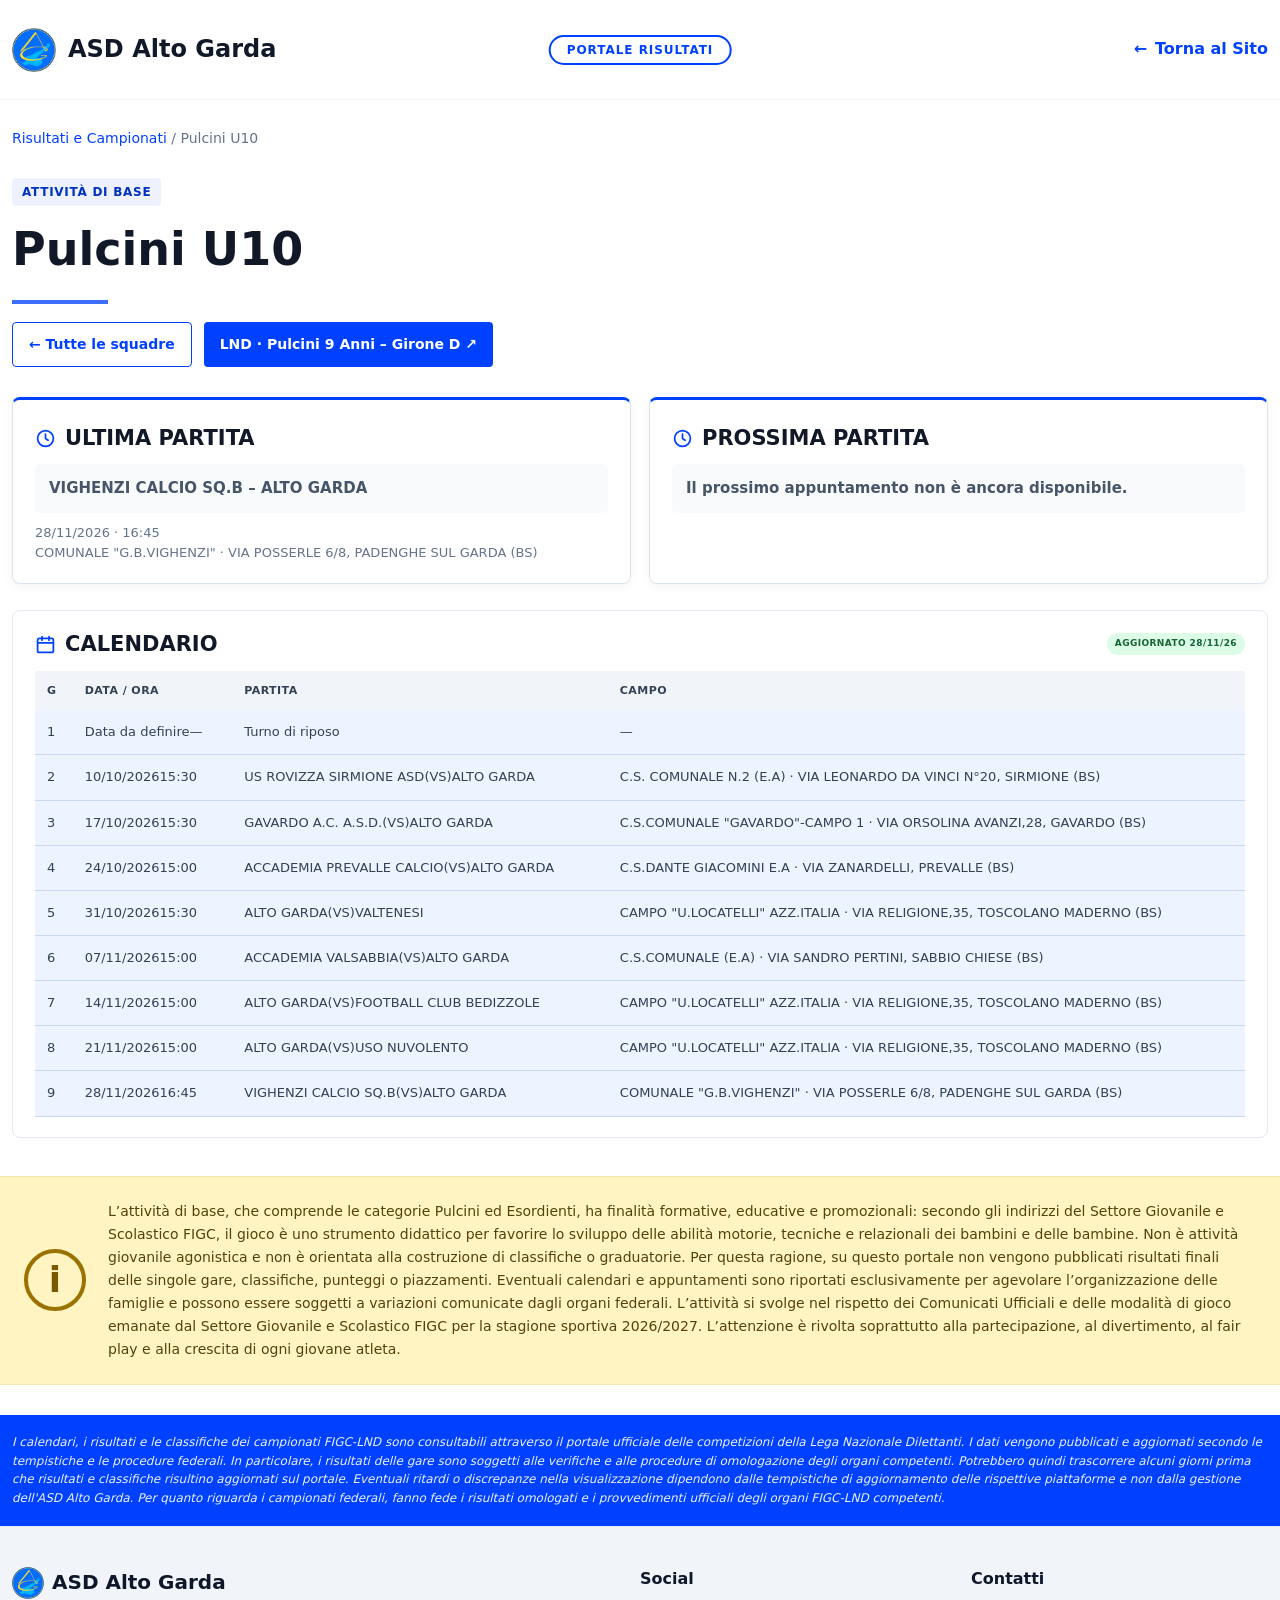
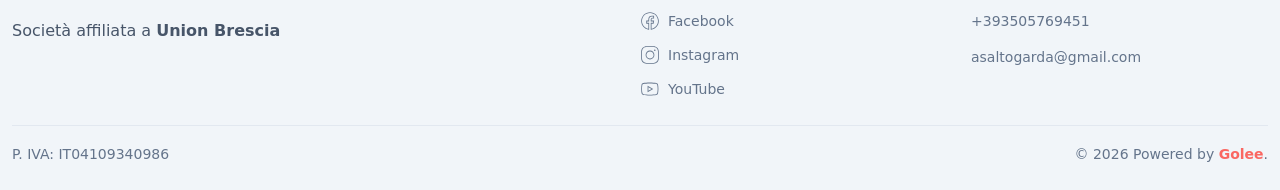
<file: squadre/pulcini-u10/index.html>
<!doctype html><html lang="it"><head><meta name="theme-color" content="#0041ff"><meta name="application-name" content="AG Risultati"><link rel="manifest" href="/manifest.webmanifest"><link rel="apple-touch-icon" href="/assets/apple-touch-icon.png"><meta name="apple-mobile-web-app-title" content="AG Risultati"><meta name="apple-mobile-web-app-capable" content="yes"><meta name="apple-mobile-web-app-status-bar-style" content="default"><meta charset="utf-8"><meta name="viewport" content="width=device-width,initial-scale=1"><title>Risultati | ASD Alto Garda</title><link rel="icon" type="image/png" href="https://lh3.googleusercontent.com/v85UO1875G-aj8dECs23UeU0jsCBZZX70OP_PcHZRXrT7eEYKTVv2TqTTtoFzy5zbhVAI1ZQIYxRPo_2ZQeThbbR-cdQCiMTjUw=s64-c"><meta name="description" content="Calendario e risultati Pulcini U10 ASD Alto Garda"><link rel="stylesheet" href="../../style.css"></head><body>
<header class="site-header"><div class="container header-inner"><a class="brand" href="../../"><img src="../../assets/unnamed.png" alt="Logo ASD Alto Garda"><span class="brand-copy"><span>ASD Alto Garda</span><span class="portal-title-mobile-inline">PORTALE RISULTATI</span></span></a><div class="portal-title"><span class="portal-title-desktop">PORTALE RISULTATI</span><span class="portal-title-mobile">RISULTATI</span></div><a class="back-to-site" href="https://asaltogarda.it/"><span aria-hidden="true">←</span> Torna al Sito</a></div></header>
<main class="container"><div class="breadcrumbs"><a href="../../">Risultati e Campionati</a> / Pulcini U10</div><section class="team-hero"><span class="team-type">Attività di base</span><h1>Pulcini U10</h1><div class="accent-line"></div><div class="action-links"><a class="action-link secondary" href="../../">← Tutte le squadre</a><a class="action-link" href="https://gare.lnd.it/competizione/lombardia?campionato=R2&girone=D&stagione=2026" target="_blank" rel="noopener">LND · Pulcini 9 Anni – Girone D ↗</a></div></section>


<section class="base-match-section" aria-label="Partite e calendario" data-lnd-team="pulcini-u10">
  <div class="base-match-grid">
    <article class="base-match-card">
      <h2><svg class="section-icon" viewBox="0 0 24 24" aria-hidden="true" fill="none" stroke="currentColor" stroke-width="2" stroke-linecap="round" stroke-linejoin="round"><circle cx="12" cy="12" r="9"/><path d="M12 7v5l3 2"/></svg>ULTIMA PARTITA</h2>
      <div class="base-match-placeholder">Caricamento dati ufficiali LND…</div>
    </article>
    <article class="base-match-card next-match">
      <h2><svg class="section-icon" viewBox="0 0 24 24" aria-hidden="true" fill="none" stroke="currentColor" stroke-width="2" stroke-linecap="round" stroke-linejoin="round"><path d="M5 12h14M13 6l6 6-6 6"/></svg>PROSSIMA PARTITA</h2>
      <div class="base-match-placeholder">Caricamento dati ufficiali LND…</div>
    </article>
  </div>
  <section class="base-calendar">
    <div class="base-calendar-heading" style="display:flex;align-items:center;justify-content:space-between;gap:12px;flex-wrap:wrap;margin-bottom:14px"><h2 style="margin:0"><svg class="section-icon" viewBox="0 0 24 24" aria-hidden="true" fill="none" stroke="currentColor" stroke-width="2" stroke-linecap="round" stroke-linejoin="round"><rect x="3" y="5" width="18" height="16" rx="2"/><path d="M16 3v4M8 3v4M3 10h18"/></svg>CALENDARIO</h2><span class="base-calendar-badge" style="display:inline-block;padding:4px 8px;border-radius:999px;background:#dcfce7;color:#166534;font-size:9px;font-weight:800;letter-spacing:.045em;white-space:nowrap">AGGIORNAMENTO…</span></div>
    <div class="base-table-wrap"><table class="base-fixture-table"><thead><tr><th>G</th><th>Data / Ora</th><th>Partita</th><th>Campo</th></tr></thead><tbody>
      <tr><td colspan="5">Caricamento calendario ufficiale LND…</td></tr>
    </tbody></table></div>
  </section>
</section>

<div class="notice base-activity-disclaimer">L’attività di base, che comprende le categorie Pulcini ed Esordienti, ha finalità formative, educative e promozionali: secondo gli indirizzi del Settore Giovanile e Scolastico FIGC, il gioco è uno strumento didattico per favorire lo sviluppo delle abilità motorie, tecniche e relazionali dei bambini e delle bambine. Non è attività giovanile agonistica e non è orientata alla costruzione di classifiche o graduatorie. Per questa ragione, su questo portale non vengono pubblicati risultati finali delle singole gare, classifiche, punteggi o piazzamenti. Eventuali calendari e appuntamenti sono riportati esclusivamente per agevolare l’organizzazione delle famiglie e possono essere soggetti a variazioni comunicate dagli organi federali. L’attività si svolge nel rispetto dei Comunicati Ufficiali e delle modalità di gioco emanate dal Settore Giovanile e Scolastico FIGC per la stagione sportiva 2026/2027. L’attenzione è rivolta soprattutto alla partecipazione, al divertimento, al fair play e alla crescita di ogni giovane atleta.</div>

</main>
<section class="info-band"><div class="container"><p class="disclaimer">I calendari, i risultati e le classifiche dei campionati FIGC-LND sono consultabili attraverso il portale ufficiale delle competizioni della Lega Nazionale Dilettanti. I dati vengono pubblicati e aggiornati secondo le tempistiche e le procedure federali. In particolare, i risultati delle gare sono soggetti alle verifiche e alle procedure di omologazione degli organi competenti. Potrebbero quindi trascorrere alcuni giorni prima che risultati e classifiche risultino aggiornati sul portale. Eventuali ritardi o discrepanze nella visualizzazione dipendono dalle tempistiche di aggiornamento delle rispettive piattaforme e non dalla gestione dell'ASD Alto Garda. Per quanto riguarda i campionati federali, fanno fede i risultati omologati e i provvedimenti ufficiali degli organi FIGC-LND competenti.</p></div></section><footer class="site-footer"><div class="container footer-container"><div class="footer-main"><div class="footer-brand-block"><a href="https://asaltogarda.it/" class="footer-brand"><img src="../../assets/unnamed.png" alt="ASD Alto Garda logo"><span>ASD Alto Garda</span></a><p class="footer-affiliation">Società affiliata a <a href="https://www.unionbrescia.com" target="_blank" rel="noopener">Union Brescia</a></p></div><div class="footer-column"><h2>Social</h2><div class="footer-social"><a href="https://www.facebook.com/p/ASD-ALTO-GARDA-100057223308792" target="_blank" rel="noopener"><svg xmlns="http://www.w3.org/2000/svg" x="0px" y="0px" class="h-5 w-5" viewBox="0 0 50 50"><path d="M 25 3 C 12.861562 3 3 12.861562 3 25 C 3 36.019135 11.127533 45.138355 21.712891 46.728516 L 22.861328 46.902344 L 22.861328 29.566406 L 17.664062 29.566406 L 17.664062 26.046875 L 22.861328 26.046875 L 22.861328 21.373047 C 22.861328 18.494965 23.551973 16.599417 24.695312 15.410156 C 25.838652 14.220896 27.528004 13.621094 29.878906 13.621094 C 31.758714 13.621094 32.490022 13.734993 33.185547 13.820312 L 33.185547 16.701172 L 30.738281 16.701172 C 29.349697 16.701172 28.210449 17.475903 27.619141 18.507812 C 27.027832 19.539724 26.84375 20.771816 26.84375 22.027344 L 26.84375 26.044922 L 32.966797 26.044922 L 32.421875 29.564453 L 26.84375 29.564453 L 26.84375 46.929688 L 27.978516 46.775391 C 38.71434 45.319366 47 36.126845 47 25 C 47 12.861562 37.138438 3 25 3 z M 25 5 C 36.057562 5 45 13.942438 45 25 C 45 34.729791 38.035799 42.731796 28.84375 44.533203 L 28.84375 31.564453 L 34.136719 31.564453 L 35.298828 24.044922 L 28.84375 24.044922 L 28.84375 22.027344 C 28.84375 20.989871 29.033574 20.060293 29.353516 19.501953 C 29.673457 18.943614 29.981865 18.701172 30.738281 18.701172 L 35.185547 18.701172 L 35.185547 12.009766 L 34.318359 11.892578 C 33.718567 11.811418 32.349197 11.621094 29.878906 11.621094 C 27.175808 11.621094 24.855567 12.357448 23.253906 14.023438 C 21.652246 15.689426 20.861328 18.170128 20.861328 21.373047 L 20.861328 24.046875 L 15.664062 24.046875 L 15.664062 31.566406 L 20.861328 31.566406 L 20.861328 44.470703 C 11.816995 42.554813 5 34.624447 5 25 C 5 13.942438 13.942438 5 25 5 z"></path></svg>Facebook</a><a href="https://www.instagram.com/asd_altogarda" target="_blank" rel="noopener"><svg xmlns="http://www.w3.org/2000/svg" x="0px" y="0px" class="h-5 w-5 " viewBox="0 0 50 50"><path d="M 16 3 C 8.8324839 3 3 8.8324839 3 16 L 3 34 C 3 41.167516 8.8324839 47 16 47 L 34 47 C 41.167516 47 47 41.167516 47 34 L 47 16 C 47 8.8324839 41.167516 3 34 3 L 16 3 z M 16 5 L 34 5 C 40.086484 5 45 9.9135161 45 16 L 45 34 C 45 40.086484 40.086484 45 34 45 L 16 45 C 9.9135161 45 5 40.086484 5 34 L 5 16 C 5 9.9135161 9.9135161 5 16 5 z M 37 11 A 2 2 0 0 0 35 13 A 2 2 0 0 0 37 15 A 2 2 0 0 0 39 13 A 2 2 0 0 0 37 11 z M 25 14 C 18.936712 14 14 18.936712 14 25 C 14 31.063288 18.936712 36 25 36 C 31.063288 36 36 31.063288 36 25 C 36 18.936712 31.063288 14 25 14 z M 25 16 C 29.982407 16 34 20.017593 34 25 C 34 29.982407 29.982407 34 25 34 C 20.017593 34 16 29.982407 16 25 C 16 20.017593 20.017593 16 25 16 z"></path></svg>Instagram</a><a href="https://www.youtube.com/@ASDAltoGarda" target="_blank" rel="noopener"><svg xmlns="http://www.w3.org/2000/svg" x="0px" y="0px" class="h-5 w-5" viewBox="0 0 50 50"><path d="M 24.402344 9 C 17.800781 9 11.601563 9.5 8.300781 10.199219 C 6.101563 10.699219 4.199219 12.199219 3.800781 14.5 C 3.402344 16.898438 3 20.5 3 25 C 3 29.5 3.398438 33 3.898438 35.5 C 4.300781 37.699219 6.199219 39.300781 8.398438 39.800781 C 11.902344 40.5 17.898438 41 24.5 41 C 31.101563 41 37.097656 40.5 40.597656 39.800781 C 42.800781 39.300781 44.699219 37.800781 45.097656 35.5 C 45.5 33 46 29.402344 46.097656 24.902344 C 46.097656 20.402344 45.597656 16.800781 45.097656 14.300781 C 44.699219 12.101563 42.800781 10.5 40.597656 10 C 37.097656 9.5 31 9 24.402344 9 Z M 24.402344 11 C 31.601563 11 37.398438 11.597656 40.199219 12.097656 C 41.699219 12.5 42.898438 13.5 43.097656 14.800781 C 43.699219 18 44.097656 21.402344 44.097656 24.902344 C 44 29.199219 43.5 32.699219 43.097656 35.199219 C 42.800781 37.097656 40.800781 37.699219 40.199219 37.902344 C 36.597656 38.601563 30.597656 39.097656 24.597656 39.097656 C 18.597656 39.097656 12.5 38.699219 9 37.902344 C 7.5 37.5 6.300781 36.5 6.101563 35.199219 C 5.300781 32.398438 5 28.699219 5 25 C 5 20.398438 5.402344 17 5.800781 14.902344 C 6.101563 13 8.199219 12.398438 8.699219 12.199219 C 12 11.5 18.101563 11 24.402344 11 Z M 19 17 L 19 33 L 33 25 Z M 21 20.402344 L 29 25 L 21 29.597656 Z"></path></svg>YouTube</a></div></div><div class="footer-column"><h2>Contatti</h2><ul><li><a href="tel:+393505769451">+393505769451</a></li><li><a href="mailto:asaltogarda@gmail.com">asaltogarda@gmail.com</a></li></ul></div></div><hr class="footer-rule"><div class="footer-bottom"><p>P. IVA: IT04109340986</p><span>© 2026 Powered by <a href="https://golee.it/?utm_source=golee&amp;utm_medium=golee-web&amp;utm_campaign=68527cfdc8f0acde360887cb" target="_blank" rel="noopener">Golee</a>.</span></div></div></footer><script src="../../assets/base-lnd.js" defer></script></body></html>
</file>
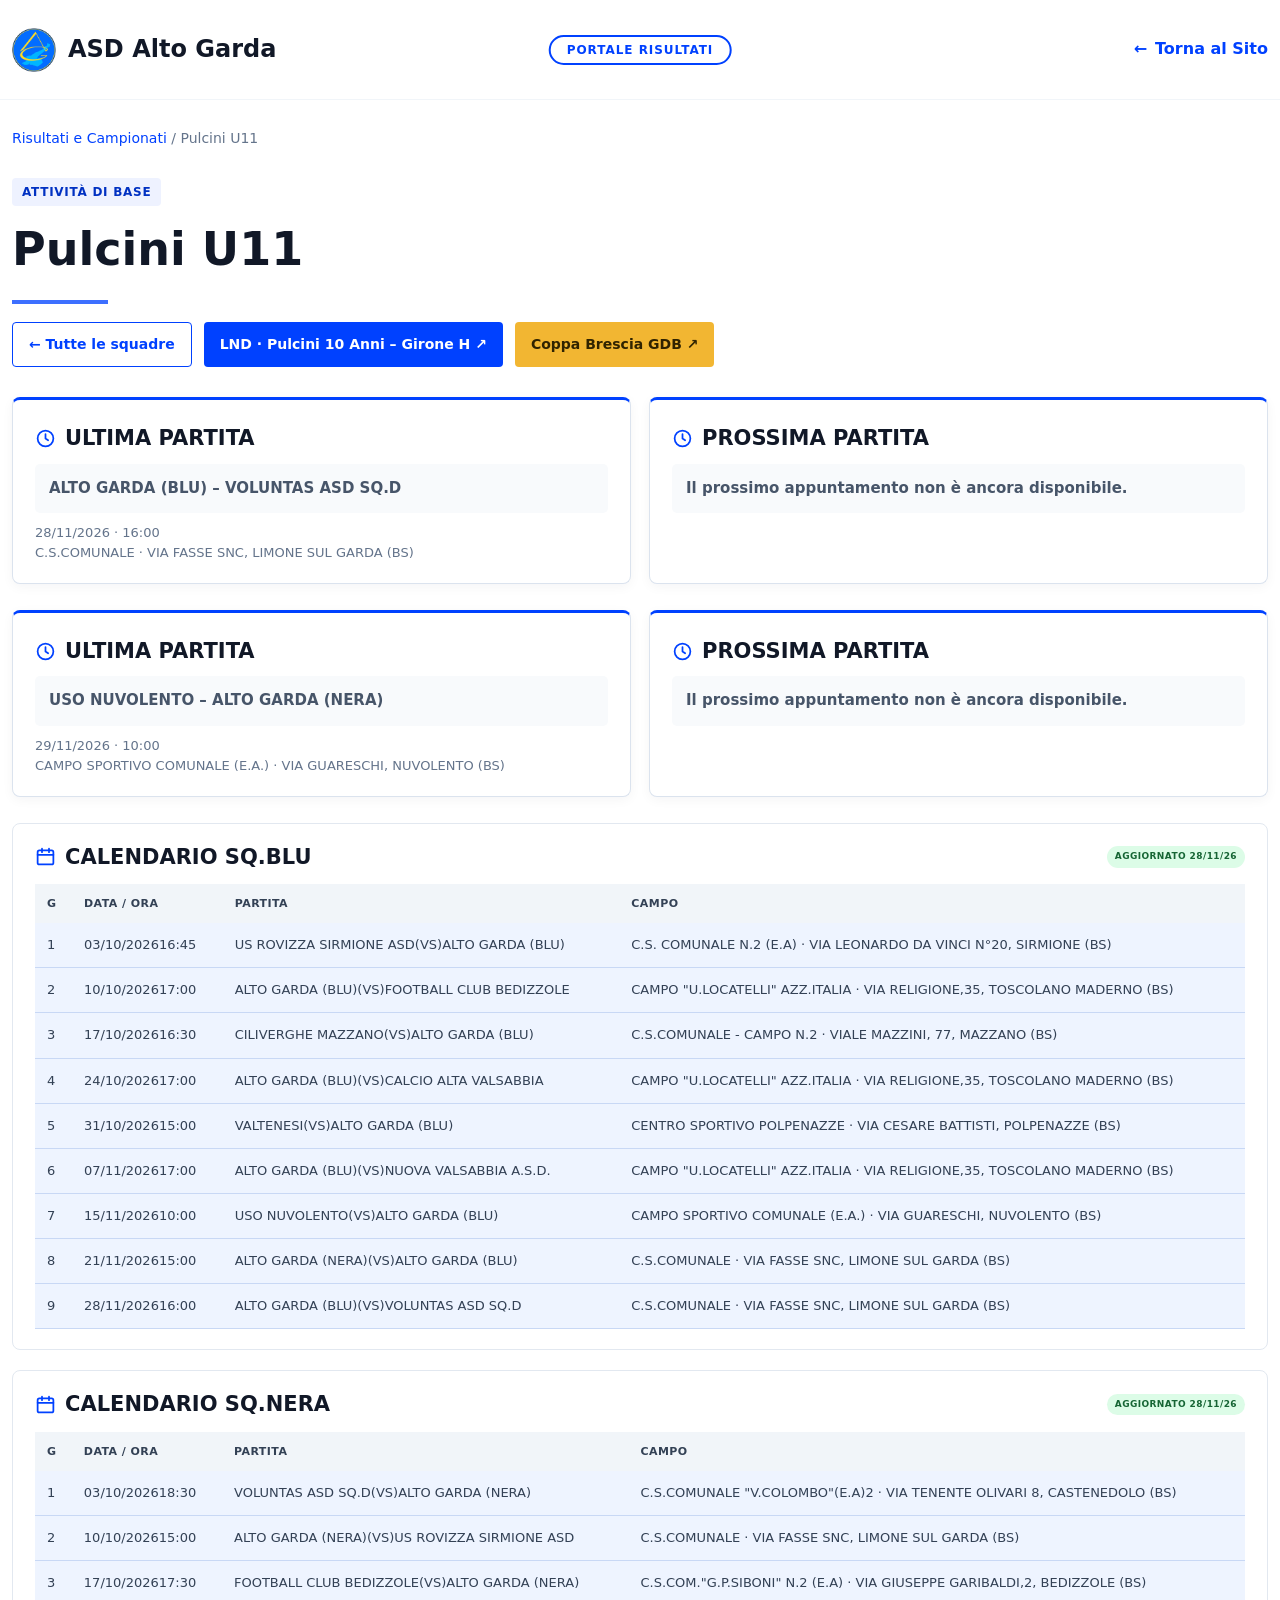
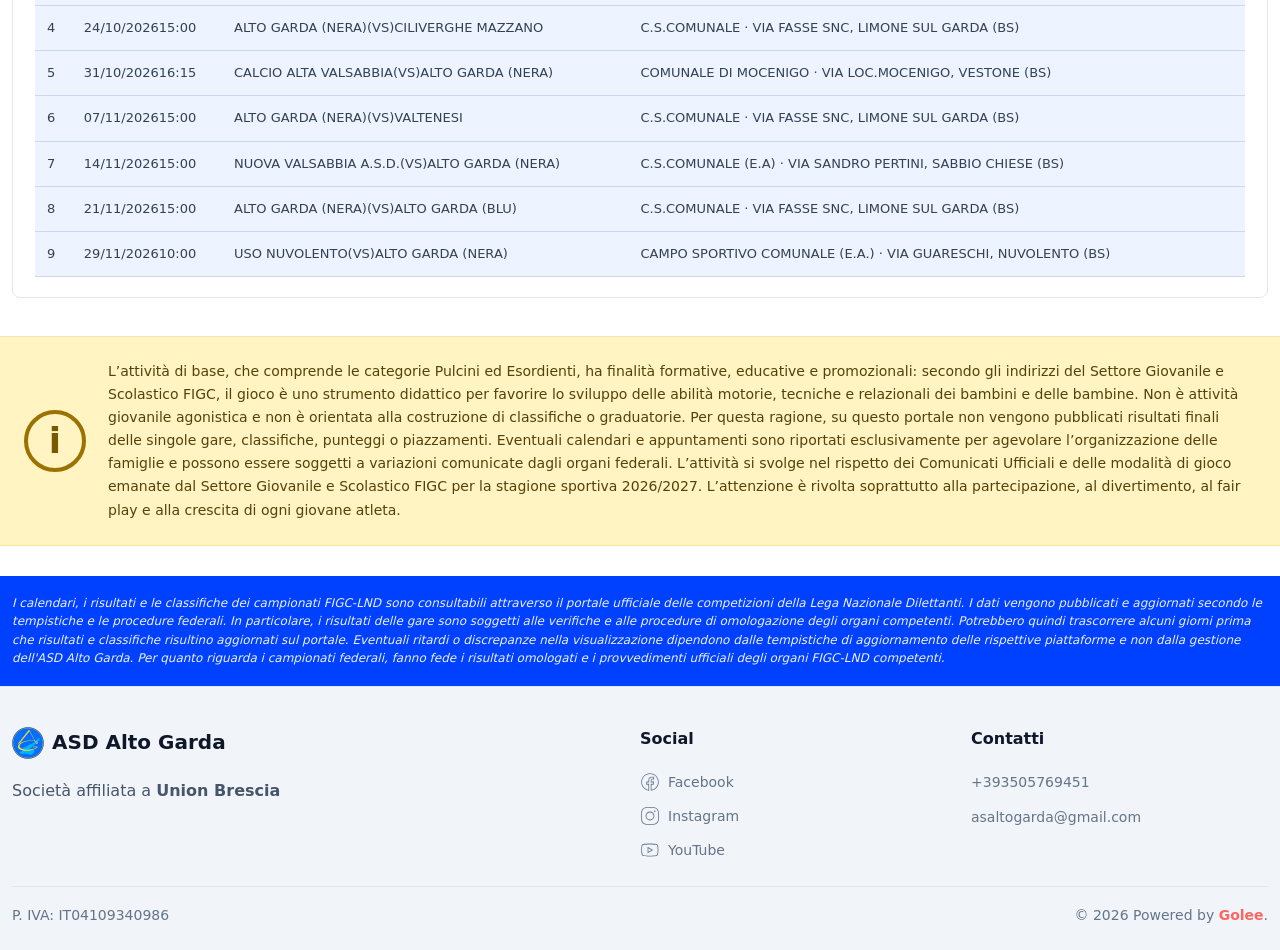
<file: squadre/pulcini-u11/index.html>
<!doctype html><html lang="it"><head><meta name="theme-color" content="#0041ff"><meta name="application-name" content="AG Risultati"><link rel="manifest" href="/manifest.webmanifest"><link rel="apple-touch-icon" href="/assets/apple-touch-icon.png"><meta name="apple-mobile-web-app-title" content="AG Risultati"><meta name="apple-mobile-web-app-capable" content="yes"><meta name="apple-mobile-web-app-status-bar-style" content="default"><meta charset="utf-8"><meta name="viewport" content="width=device-width,initial-scale=1"><title>Risultati | ASD Alto Garda</title><link rel="icon" type="image/png" href="https://lh3.googleusercontent.com/v85UO1875G-aj8dECs23UeU0jsCBZZX70OP_PcHZRXrT7eEYKTVv2TqTTtoFzy5zbhVAI1ZQIYxRPo_2ZQeThbbR-cdQCiMTjUw=s64-c"><meta name="description" content="Calendario e risultati Pulcini U11 ASD Alto Garda"><link rel="stylesheet" href="../../style.css"></head><body>
<header class="site-header"><div class="container header-inner"><a class="brand" href="../../"><img src="../../assets/unnamed.png" alt="Logo ASD Alto Garda"><span class="brand-copy"><span>ASD Alto Garda</span><span class="portal-title-mobile-inline">PORTALE RISULTATI</span></span></a><div class="portal-title"><span class="portal-title-desktop">PORTALE RISULTATI</span><span class="portal-title-mobile">RISULTATI</span></div><a class="back-to-site" href="https://asaltogarda.it/"><span aria-hidden="true">←</span> Torna al Sito</a></div></header>
<main class="container"><div class="breadcrumbs"><a href="../../">Risultati e Campionati</a> / Pulcini U11</div><section class="team-hero"><span class="team-type">Attività di base</span><h1>Pulcini U11</h1><div class="accent-line"></div><div class="action-links"><a class="action-link secondary" href="../../">← Tutte le squadre</a><a class="action-link" href="https://gare.lnd.it/competizione/lombardia?campionato=P2&girone=H&stagione=2026" target="_blank" rel="noopener">LND · Pulcini 10 Anni – Girone H ↗</a><a class="action-link coppa-link" href="https://coppa-brescia.giornaledibrescia.it/coppa_brescia_2026-2027/pulcini_misti" target="_blank" rel="noopener">Coppa Brescia GDB ↗</a></div></section>


<section class="base-match-section" aria-label="Partite e calendario" data-lnd-team="pulcini-u11">
  <div class="base-squad-block" data-squad-matches="blu">
    <div class="base-match-grid">
      <article class="base-match-card"><h2><svg class="section-icon" viewBox="0 0 24 24" aria-hidden="true" fill="none" stroke="currentColor" stroke-width="2" stroke-linecap="round" stroke-linejoin="round"><circle cx="12" cy="12" r="9"/><path d="M12 7v5l3 2"/></svg>ULTIMA PARTITA SQ.BLU</h2><div class="base-match-placeholder">Caricamento dati ufficiali LND…</div></article>
      <article class="base-match-card next-match"><h2><svg class="section-icon" viewBox="0 0 24 24" aria-hidden="true" fill="none" stroke="currentColor" stroke-width="2" stroke-linecap="round" stroke-linejoin="round"><path d="M5 12h14M13 6l6 6-6 6"/></svg>PROSSIMA PARTITA SQ.BLU</h2><div class="base-match-placeholder">Caricamento dati ufficiali LND…</div></article>
    </div>
  </div>
  <div class="base-squad-block" data-squad-matches="nera">
    <div class="base-match-grid">
      <article class="base-match-card"><h2><svg class="section-icon" viewBox="0 0 24 24" aria-hidden="true" fill="none" stroke="currentColor" stroke-width="2" stroke-linecap="round" stroke-linejoin="round"><circle cx="12" cy="12" r="9"/><path d="M12 7v5l3 2"/></svg>ULTIMA PARTITA SQ.NERA</h2><div class="base-match-placeholder">Caricamento dati ufficiali LND…</div></article>
      <article class="base-match-card next-match"><h2><svg class="section-icon" viewBox="0 0 24 24" aria-hidden="true" fill="none" stroke="currentColor" stroke-width="2" stroke-linecap="round" stroke-linejoin="round"><path d="M5 12h14M13 6l6 6-6 6"/></svg>PROSSIMA PARTITA SQ.NERA</h2><div class="base-match-placeholder">Caricamento dati ufficiali LND…</div></article>
    </div>
  </div>
  <section class="base-calendar" data-squad-calendar="blu">
    <div class="base-calendar-heading" style="display:flex;align-items:center;justify-content:space-between;gap:12px;flex-wrap:wrap;margin-bottom:14px"><h2 style="margin:0"><svg class="section-icon" viewBox="0 0 24 24" aria-hidden="true" fill="none" stroke="currentColor" stroke-width="2" stroke-linecap="round" stroke-linejoin="round"><rect x="3" y="5" width="18" height="16" rx="2"/><path d="M16 3v4M8 3v4M3 10h18"/></svg>CALENDARIO SQ.BLU</h2><span class="base-calendar-badge" style="display:inline-block;padding:4px 8px;border-radius:999px;background:#dcfce7;color:#166534;font-size:9px;font-weight:800;letter-spacing:.045em;white-space:nowrap">AGGIORNAMENTO…</span></div>
    <div class="base-table-wrap"><table class="base-fixture-table"><thead><tr><th>G</th><th>Data / Ora</th><th>Partita</th><th>Campo</th></tr></thead><tbody><tr><td colspan="5">Caricamento calendario ufficiale LND…</td></tr></tbody></table></div>
  </section>
  <section class="base-calendar" data-squad-calendar="nera" style="margin-top:20px">
    <div class="base-calendar-heading" style="display:flex;align-items:center;justify-content:space-between;gap:12px;flex-wrap:wrap;margin-bottom:14px"><h2 style="margin:0"><svg class="section-icon" viewBox="0 0 24 24" aria-hidden="true" fill="none" stroke="currentColor" stroke-width="2" stroke-linecap="round" stroke-linejoin="round"><rect x="3" y="5" width="18" height="16" rx="2"/><path d="M16 3v4M8 3v4M3 10h18"/></svg>CALENDARIO SQ.NERA</h2><span class="base-calendar-badge" style="display:inline-block;padding:4px 8px;border-radius:999px;background:#dcfce7;color:#166534;font-size:9px;font-weight:800;letter-spacing:.045em;white-space:nowrap">AGGIORNAMENTO…</span></div>
    <div class="base-table-wrap"><table class="base-fixture-table"><thead><tr><th>G</th><th>Data / Ora</th><th>Partita</th><th>Campo</th></tr></thead><tbody><tr><td colspan="5">Caricamento calendario ufficiale LND…</td></tr></tbody></table></div>
  </section>
</section>

<div class="notice base-activity-disclaimer">L’attività di base, che comprende le categorie Pulcini ed Esordienti, ha finalità formative, educative e promozionali: secondo gli indirizzi del Settore Giovanile e Scolastico FIGC, il gioco è uno strumento didattico per favorire lo sviluppo delle abilità motorie, tecniche e relazionali dei bambini e delle bambine. Non è attività giovanile agonistica e non è orientata alla costruzione di classifiche o graduatorie. Per questa ragione, su questo portale non vengono pubblicati risultati finali delle singole gare, classifiche, punteggi o piazzamenti. Eventuali calendari e appuntamenti sono riportati esclusivamente per agevolare l’organizzazione delle famiglie e possono essere soggetti a variazioni comunicate dagli organi federali. L’attività si svolge nel rispetto dei Comunicati Ufficiali e delle modalità di gioco emanate dal Settore Giovanile e Scolastico FIGC per la stagione sportiva 2026/2027. L’attenzione è rivolta soprattutto alla partecipazione, al divertimento, al fair play e alla crescita di ogni giovane atleta.</div>

</main>
<section class="info-band"><div class="container"><p class="disclaimer">I calendari, i risultati e le classifiche dei campionati FIGC-LND sono consultabili attraverso il portale ufficiale delle competizioni della Lega Nazionale Dilettanti. I dati vengono pubblicati e aggiornati secondo le tempistiche e le procedure federali. In particolare, i risultati delle gare sono soggetti alle verifiche e alle procedure di omologazione degli organi competenti. Potrebbero quindi trascorrere alcuni giorni prima che risultati e classifiche risultino aggiornati sul portale. Eventuali ritardi o discrepanze nella visualizzazione dipendono dalle tempistiche di aggiornamento delle rispettive piattaforme e non dalla gestione dell'ASD Alto Garda. Per quanto riguarda i campionati federali, fanno fede i risultati omologati e i provvedimenti ufficiali degli organi FIGC-LND competenti.</p></div></section><footer class="site-footer"><div class="container footer-container"><div class="footer-main"><div class="footer-brand-block"><a href="https://asaltogarda.it/" class="footer-brand"><img src="../../assets/unnamed.png" alt="ASD Alto Garda logo"><span>ASD Alto Garda</span></a><p class="footer-affiliation">Società affiliata a <a href="https://www.unionbrescia.com" target="_blank" rel="noopener">Union Brescia</a></p></div><div class="footer-column"><h2>Social</h2><div class="footer-social"><a href="https://www.facebook.com/p/ASD-ALTO-GARDA-100057223308792" target="_blank" rel="noopener"><svg xmlns="http://www.w3.org/2000/svg" x="0px" y="0px" class="h-5 w-5" viewBox="0 0 50 50"><path d="M 25 3 C 12.861562 3 3 12.861562 3 25 C 3 36.019135 11.127533 45.138355 21.712891 46.728516 L 22.861328 46.902344 L 22.861328 29.566406 L 17.664062 29.566406 L 17.664062 26.046875 L 22.861328 26.046875 L 22.861328 21.373047 C 22.861328 18.494965 23.551973 16.599417 24.695312 15.410156 C 25.838652 14.220896 27.528004 13.621094 29.878906 13.621094 C 31.758714 13.621094 32.490022 13.734993 33.185547 13.820312 L 33.185547 16.701172 L 30.738281 16.701172 C 29.349697 16.701172 28.210449 17.475903 27.619141 18.507812 C 27.027832 19.539724 26.84375 20.771816 26.84375 22.027344 L 26.84375 26.044922 L 32.966797 26.044922 L 32.421875 29.564453 L 26.84375 29.564453 L 26.84375 46.929688 L 27.978516 46.775391 C 38.71434 45.319366 47 36.126845 47 25 C 47 12.861562 37.138438 3 25 3 z M 25 5 C 36.057562 5 45 13.942438 45 25 C 45 34.729791 38.035799 42.731796 28.84375 44.533203 L 28.84375 31.564453 L 34.136719 31.564453 L 35.298828 24.044922 L 28.84375 24.044922 L 28.84375 22.027344 C 28.84375 20.989871 29.033574 20.060293 29.353516 19.501953 C 29.673457 18.943614 29.981865 18.701172 30.738281 18.701172 L 35.185547 18.701172 L 35.185547 12.009766 L 34.318359 11.892578 C 33.718567 11.811418 32.349197 11.621094 29.878906 11.621094 C 27.175808 11.621094 24.855567 12.357448 23.253906 14.023438 C 21.652246 15.689426 20.861328 18.170128 20.861328 21.373047 L 20.861328 24.046875 L 15.664062 24.046875 L 15.664062 31.566406 L 20.861328 31.566406 L 20.861328 44.470703 C 11.816995 42.554813 5 34.624447 5 25 C 5 13.942438 13.942438 5 25 5 z"></path></svg>Facebook</a><a href="https://www.instagram.com/asd_altogarda" target="_blank" rel="noopener"><svg xmlns="http://www.w3.org/2000/svg" x="0px" y="0px" class="h-5 w-5 " viewBox="0 0 50 50"><path d="M 16 3 C 8.8324839 3 3 8.8324839 3 16 L 3 34 C 3 41.167516 8.8324839 47 16 47 L 34 47 C 41.167516 47 47 41.167516 47 34 L 47 16 C 47 8.8324839 41.167516 3 34 3 L 16 3 z M 16 5 L 34 5 C 40.086484 5 45 9.9135161 45 16 L 45 34 C 45 40.086484 40.086484 45 34 45 L 16 45 C 9.9135161 45 5 40.086484 5 34 L 5 16 C 5 9.9135161 9.9135161 5 16 5 z M 37 11 A 2 2 0 0 0 35 13 A 2 2 0 0 0 37 15 A 2 2 0 0 0 39 13 A 2 2 0 0 0 37 11 z M 25 14 C 18.936712 14 14 18.936712 14 25 C 14 31.063288 18.936712 36 25 36 C 31.063288 36 36 31.063288 36 25 C 36 18.936712 31.063288 14 25 14 z M 25 16 C 29.982407 16 34 20.017593 34 25 C 34 29.982407 29.982407 34 25 34 C 20.017593 34 16 29.982407 16 25 C 16 20.017593 20.017593 16 25 16 z"></path></svg>Instagram</a><a href="https://www.youtube.com/@ASDAltoGarda" target="_blank" rel="noopener"><svg xmlns="http://www.w3.org/2000/svg" x="0px" y="0px" class="h-5 w-5" viewBox="0 0 50 50"><path d="M 24.402344 9 C 17.800781 9 11.601563 9.5 8.300781 10.199219 C 6.101563 10.699219 4.199219 12.199219 3.800781 14.5 C 3.402344 16.898438 3 20.5 3 25 C 3 29.5 3.398438 33 3.898438 35.5 C 4.300781 37.699219 6.199219 39.300781 8.398438 39.800781 C 11.902344 40.5 17.898438 41 24.5 41 C 31.101563 41 37.097656 40.5 40.597656 39.800781 C 42.800781 39.300781 44.699219 37.800781 45.097656 35.5 C 45.5 33 46 29.402344 46.097656 24.902344 C 46.097656 20.402344 45.597656 16.800781 45.097656 14.300781 C 44.699219 12.101563 42.800781 10.5 40.597656 10 C 37.097656 9.5 31 9 24.402344 9 Z M 24.402344 11 C 31.601563 11 37.398438 11.597656 40.199219 12.097656 C 41.699219 12.5 42.898438 13.5 43.097656 14.800781 C 43.699219 18 44.097656 21.402344 44.097656 24.902344 C 44 29.199219 43.5 32.699219 43.097656 35.199219 C 42.800781 37.097656 40.800781 37.699219 40.199219 37.902344 C 36.597656 38.601563 30.597656 39.097656 24.597656 39.097656 C 18.597656 39.097656 12.5 38.699219 9 37.902344 C 7.5 37.5 6.300781 36.5 6.101563 35.199219 C 5.300781 32.398438 5 28.699219 5 25 C 5 20.398438 5.402344 17 5.800781 14.902344 C 6.101563 13 8.199219 12.398438 8.699219 12.199219 C 12 11.5 18.101563 11 24.402344 11 Z M 19 17 L 19 33 L 33 25 Z M 21 20.402344 L 29 25 L 21 29.597656 Z"></path></svg>YouTube</a></div></div><div class="footer-column"><h2>Contatti</h2><ul><li><a href="tel:+393505769451">+393505769451</a></li><li><a href="mailto:asaltogarda@gmail.com">asaltogarda@gmail.com</a></li></ul></div></div><hr class="footer-rule"><div class="footer-bottom"><p>P. IVA: IT04109340986</p><span>© 2026 Powered by <a href="https://golee.it/?utm_source=golee&amp;utm_medium=golee-web&amp;utm_campaign=68527cfdc8f0acde360887cb" target="_blank" rel="noopener">Golee</a>.</span></div></div></footer><script src="../../assets/base-lnd.js" defer></script></body></html>
</file>
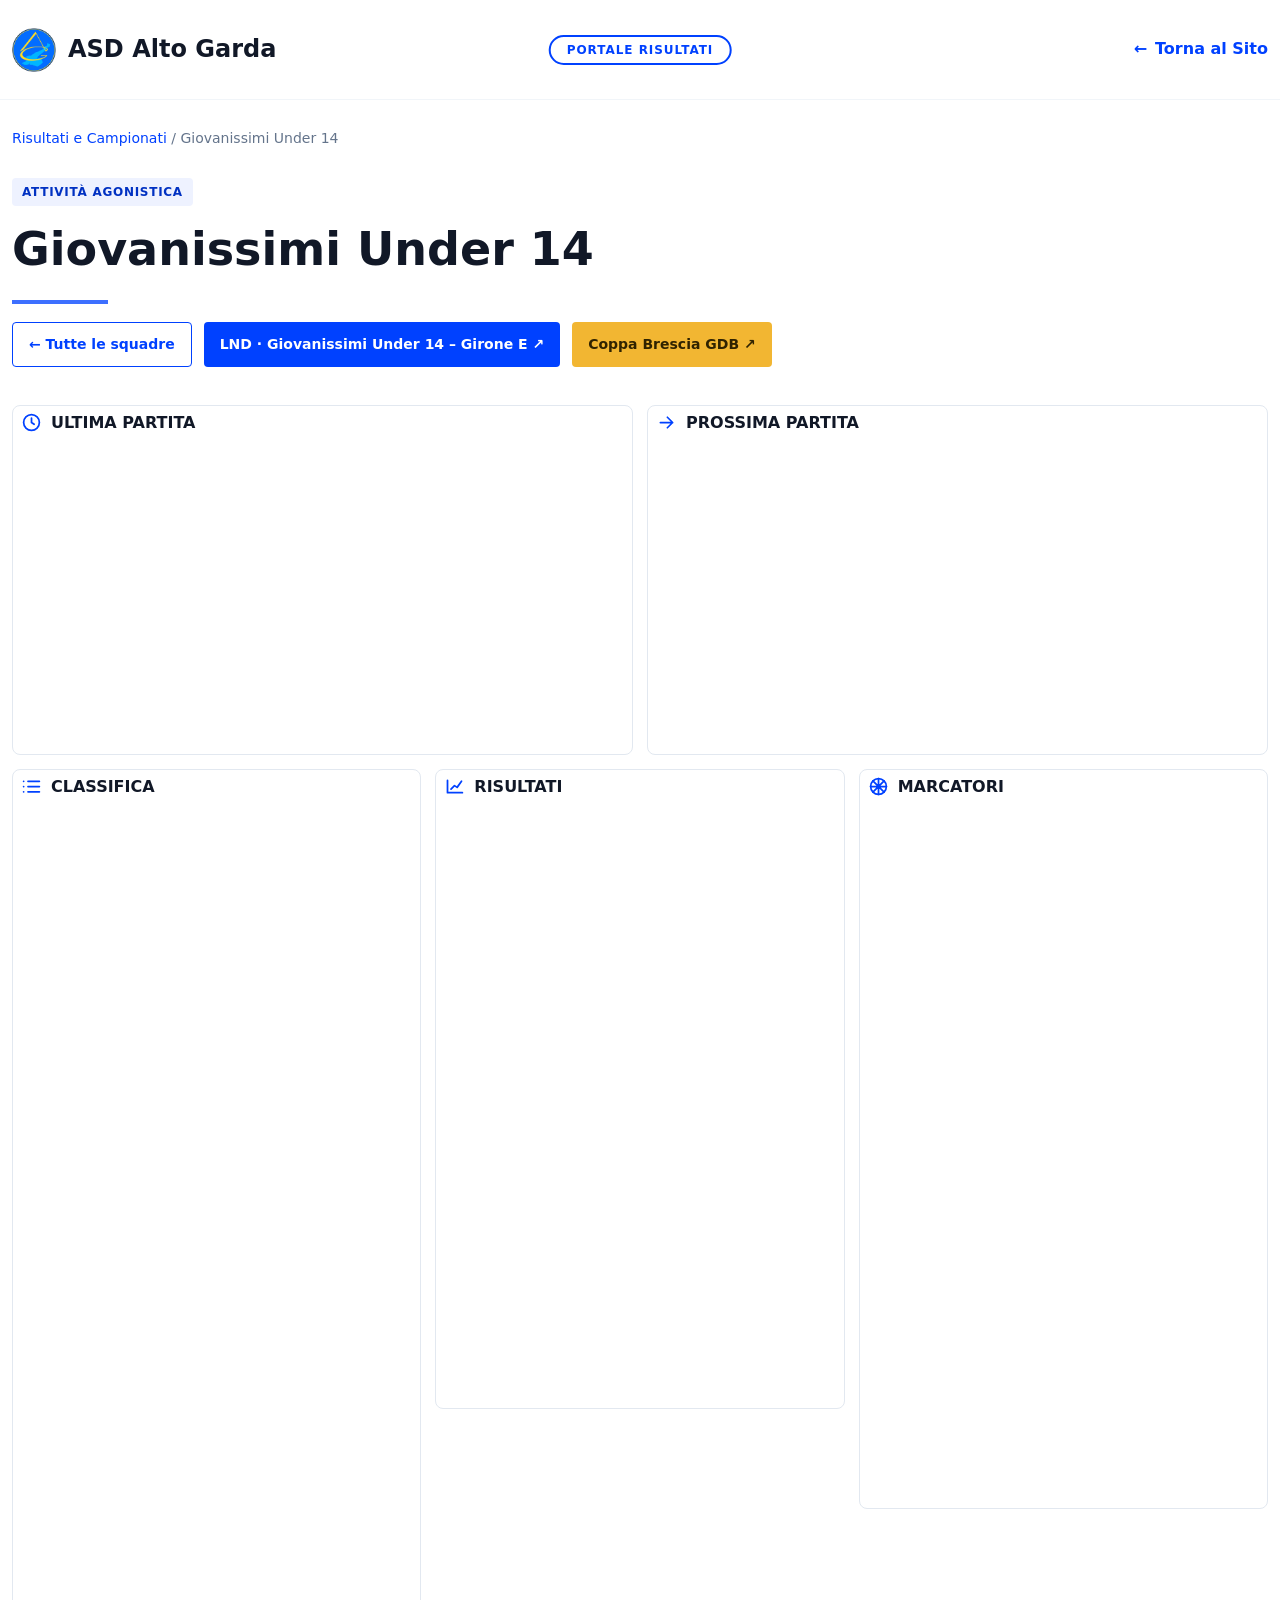
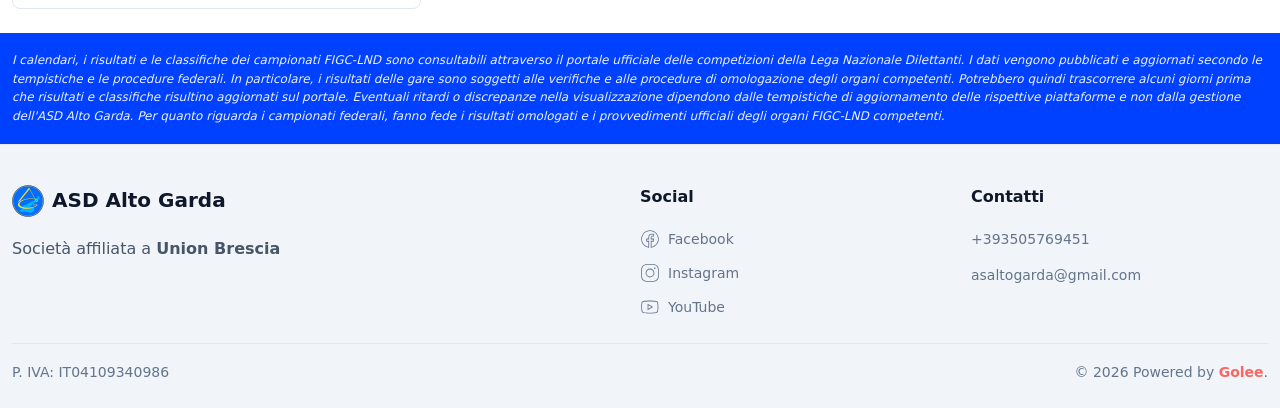
<file: squadre/u14/index.html>
<!doctype html><html lang="it"><head><meta name="theme-color" content="#0041ff"><meta name="application-name" content="AG Risultati"><link rel="manifest" href="/manifest.webmanifest"><link rel="apple-touch-icon" href="/assets/apple-touch-icon.png"><meta name="apple-mobile-web-app-title" content="AG Risultati"><meta name="apple-mobile-web-app-capable" content="yes"><meta name="apple-mobile-web-app-status-bar-style" content="default"><meta charset="utf-8"><meta name="viewport" content="width=device-width,initial-scale=1"><title>Risultati | ASD Alto Garda</title><link rel="icon" type="image/png" href="https://lh3.googleusercontent.com/v85UO1875G-aj8dECs23UeU0jsCBZZX70OP_PcHZRXrT7eEYKTVv2TqTTtoFzy5zbhVAI1ZQIYxRPo_2ZQeThbbR-cdQCiMTjUw=s64-c"><meta name="description" content="Calendario e risultati Giovanissimi Under 14 ASD Alto Garda"><link rel="stylesheet" href="../../style.css"></head><body>
<header class="site-header"><div class="container header-inner"><a class="brand" href="../../"><img src="../../assets/unnamed.png" alt="Logo ASD Alto Garda"><span class="brand-copy"><span>ASD Alto Garda</span><span class="portal-title-mobile-inline">PORTALE RISULTATI</span></span></a><div class="portal-title"><span class="portal-title-desktop">PORTALE RISULTATI</span><span class="portal-title-mobile">RISULTATI</span></div><a class="back-to-site" href="https://asaltogarda.it/"><span aria-hidden="true">←</span> Torna al Sito</a></div></header>
<main class="container"><div class="breadcrumbs"><a href="../../">Risultati e Campionati</a> / Giovanissimi Under 14</div><section class="team-hero"><span class="team-type">Attività agonistica</span><h1>Giovanissimi Under 14</h1><div class="accent-line"></div><div class="action-links"><a class="action-link secondary" href="../../">← Tutte le squadre</a><a class="action-link" href="https://gare.lnd.it/competizione/lombardia?campionato=UB&girone=E&stagione=2026" target="_blank" rel="noopener">LND · Giovanissimi Under 14 – Girone E ↗</a><a class="action-link coppa-link" href="https://coppa-brescia.giornaledibrescia.it/coppa_brescia_2026-2027/giovanissimi_u14_provinciali" target="_blank" rel="noopener">Coppa Brescia GDB ↗</a></div></section>
<section class="widget-grid"><div class="widget-card"><h2><svg class="section-icon" viewBox="0 0 24 24" aria-hidden="true" fill="none" stroke="currentColor" stroke-width="2" stroke-linecap="round" stroke-linejoin="round"><circle cx="12" cy="12" r="9"/><path d="M12 7v5l3 2"/></svg>ULTIMA PARTITA</h2><iframe src="https://www.tuttocampo.it/WidgetV2/Partita/8d767852-eb2a-48da-96ad-c3f476d5c12c" title="Ultima partita u14" width="620" height="434" scrolling="no" frameborder="0" loading="lazy"></iframe></div><div class="widget-card"><h2><svg class="section-icon" viewBox="0 0 24 24" aria-hidden="true" fill="none" stroke="currentColor" stroke-width="2" stroke-linecap="round" stroke-linejoin="round"><path d="M5 12h14M13 6l6 6-6 6"/></svg>PROSSIMA PARTITA</h2><iframe src="https://www.tuttocampo.it/WidgetV2/ProssimaPartita/8d767852-eb2a-48da-96ad-c3f476d5c12c" title="Prossima partita u14" width="620" height="434" scrolling="no" frameborder="0" loading="lazy"></iframe></div><div class="widget-card"><h2><svg class="section-icon" viewBox="0 0 24 24" aria-hidden="true" fill="none" stroke="currentColor" stroke-width="2" stroke-linecap="round" stroke-linejoin="round"><path d="M4 19V5M4 19h17M8 15l4-4 3 2 5-7"/></svg>RISULTATI</h2><iframe src="https://www.tuttocampo.it/WidgetV2/Risultati/8d767852-eb2a-48da-96ad-c3f476d5c12c" title="Risultati u14" width="620" height="744" scrolling="no" frameborder="0" loading="lazy"></iframe></div><div class="widget-card"><h2><svg class="section-icon" viewBox="0 0 24 24" aria-hidden="true" fill="none" stroke="currentColor" stroke-width="2" stroke-linecap="round" stroke-linejoin="round"><path d="M8 6h13M8 12h13M8 18h13M3 6h.01M3 12h.01M3 18h.01"/></svg>CLASSIFICA</h2><iframe src="https://www.tuttocampo.it/WidgetV2/Classifica/8d767852-eb2a-48da-96ad-c3f476d5c12c" title="Classifica u14" width="620" height="992" scrolling="no" frameborder="0" loading="lazy"></iframe></div><div class="widget-card"><h2><svg class="section-icon" viewBox="0 0 24 24" aria-hidden="true" fill="none" stroke="currentColor" stroke-width="2" stroke-linecap="round" stroke-linejoin="round"><circle cx="12" cy="12" r="9"/><path d="M12 3v18M3 12h18M5.6 5.6l12.8 12.8M18.4 5.6 5.6 18.4"/></svg>MARCATORI</h2><iframe src="https://www.tuttocampo.it/WidgetV2/Marcatori/8d767852-eb2a-48da-96ad-c3f476d5c12c" title="Marcatori u14" width="620" height="868" scrolling="no" frameborder="0" loading="lazy"></iframe></div></section>
</main>
<section class="info-band"><div class="container"><p class="disclaimer">I calendari, i risultati e le classifiche dei campionati FIGC-LND sono consultabili attraverso il portale ufficiale delle competizioni della Lega Nazionale Dilettanti. I dati vengono pubblicati e aggiornati secondo le tempistiche e le procedure federali. In particolare, i risultati delle gare sono soggetti alle verifiche e alle procedure di omologazione degli organi competenti. Potrebbero quindi trascorrere alcuni giorni prima che risultati e classifiche risultino aggiornati sul portale. Eventuali ritardi o discrepanze nella visualizzazione dipendono dalle tempistiche di aggiornamento delle rispettive piattaforme e non dalla gestione dell'ASD Alto Garda. Per quanto riguarda i campionati federali, fanno fede i risultati omologati e i provvedimenti ufficiali degli organi FIGC-LND competenti.</p></div></section><footer class="site-footer"><div class="container footer-container"><div class="footer-main"><div class="footer-brand-block"><a href="https://asaltogarda.it/" class="footer-brand"><img src="../../assets/unnamed.png" alt="ASD Alto Garda logo"><span>ASD Alto Garda</span></a><p class="footer-affiliation">Società affiliata a <a href="https://www.unionbrescia.com" target="_blank" rel="noopener">Union Brescia</a></p></div><div class="footer-column"><h2>Social</h2><div class="footer-social"><a href="https://www.facebook.com/p/ASD-ALTO-GARDA-100057223308792" target="_blank" rel="noopener"><svg xmlns="http://www.w3.org/2000/svg" x="0px" y="0px" class="h-5 w-5" viewBox="0 0 50 50"><path d="M 25 3 C 12.861562 3 3 12.861562 3 25 C 3 36.019135 11.127533 45.138355 21.712891 46.728516 L 22.861328 46.902344 L 22.861328 29.566406 L 17.664062 29.566406 L 17.664062 26.046875 L 22.861328 26.046875 L 22.861328 21.373047 C 22.861328 18.494965 23.551973 16.599417 24.695312 15.410156 C 25.838652 14.220896 27.528004 13.621094 29.878906 13.621094 C 31.758714 13.621094 32.490022 13.734993 33.185547 13.820312 L 33.185547 16.701172 L 30.738281 16.701172 C 29.349697 16.701172 28.210449 17.475903 27.619141 18.507812 C 27.027832 19.539724 26.84375 20.771816 26.84375 22.027344 L 26.84375 26.044922 L 32.966797 26.044922 L 32.421875 29.564453 L 26.84375 29.564453 L 26.84375 46.929688 L 27.978516 46.775391 C 38.71434 45.319366 47 36.126845 47 25 C 47 12.861562 37.138438 3 25 3 z M 25 5 C 36.057562 5 45 13.942438 45 25 C 45 34.729791 38.035799 42.731796 28.84375 44.533203 L 28.84375 31.564453 L 34.136719 31.564453 L 35.298828 24.044922 L 28.84375 24.044922 L 28.84375 22.027344 C 28.84375 20.989871 29.033574 20.060293 29.353516 19.501953 C 29.673457 18.943614 29.981865 18.701172 30.738281 18.701172 L 35.185547 18.701172 L 35.185547 12.009766 L 34.318359 11.892578 C 33.718567 11.811418 32.349197 11.621094 29.878906 11.621094 C 27.175808 11.621094 24.855567 12.357448 23.253906 14.023438 C 21.652246 15.689426 20.861328 18.170128 20.861328 21.373047 L 20.861328 24.046875 L 15.664062 24.046875 L 15.664062 31.566406 L 20.861328 31.566406 L 20.861328 44.470703 C 11.816995 42.554813 5 34.624447 5 25 C 5 13.942438 13.942438 5 25 5 z"></path></svg>Facebook</a><a href="https://www.instagram.com/asd_altogarda" target="_blank" rel="noopener"><svg xmlns="http://www.w3.org/2000/svg" x="0px" y="0px" class="h-5 w-5 " viewBox="0 0 50 50"><path d="M 16 3 C 8.8324839 3 3 8.8324839 3 16 L 3 34 C 3 41.167516 8.8324839 47 16 47 L 34 47 C 41.167516 47 47 41.167516 47 34 L 47 16 C 47 8.8324839 41.167516 3 34 3 L 16 3 z M 16 5 L 34 5 C 40.086484 5 45 9.9135161 45 16 L 45 34 C 45 40.086484 40.086484 45 34 45 L 16 45 C 9.9135161 45 5 40.086484 5 34 L 5 16 C 5 9.9135161 9.9135161 5 16 5 z M 37 11 A 2 2 0 0 0 35 13 A 2 2 0 0 0 37 15 A 2 2 0 0 0 39 13 A 2 2 0 0 0 37 11 z M 25 14 C 18.936712 14 14 18.936712 14 25 C 14 31.063288 18.936712 36 25 36 C 31.063288 36 36 31.063288 36 25 C 36 18.936712 31.063288 14 25 14 z M 25 16 C 29.982407 16 34 20.017593 34 25 C 34 29.982407 29.982407 34 25 34 C 20.017593 34 16 29.982407 16 25 C 16 20.017593 20.017593 16 25 16 z"></path></svg>Instagram</a><a href="https://www.youtube.com/@ASDAltoGarda" target="_blank" rel="noopener"><svg xmlns="http://www.w3.org/2000/svg" x="0px" y="0px" class="h-5 w-5" viewBox="0 0 50 50"><path d="M 24.402344 9 C 17.800781 9 11.601563 9.5 8.300781 10.199219 C 6.101563 10.699219 4.199219 12.199219 3.800781 14.5 C 3.402344 16.898438 3 20.5 3 25 C 3 29.5 3.398438 33 3.898438 35.5 C 4.300781 37.699219 6.199219 39.300781 8.398438 39.800781 C 11.902344 40.5 17.898438 41 24.5 41 C 31.101563 41 37.097656 40.5 40.597656 39.800781 C 42.800781 39.300781 44.699219 37.800781 45.097656 35.5 C 45.5 33 46 29.402344 46.097656 24.902344 C 46.097656 20.402344 45.597656 16.800781 45.097656 14.300781 C 44.699219 12.101563 42.800781 10.5 40.597656 10 C 37.097656 9.5 31 9 24.402344 9 Z M 24.402344 11 C 31.601563 11 37.398438 11.597656 40.199219 12.097656 C 41.699219 12.5 42.898438 13.5 43.097656 14.800781 C 43.699219 18 44.097656 21.402344 44.097656 24.902344 C 44 29.199219 43.5 32.699219 43.097656 35.199219 C 42.800781 37.097656 40.800781 37.699219 40.199219 37.902344 C 36.597656 38.601563 30.597656 39.097656 24.597656 39.097656 C 18.597656 39.097656 12.5 38.699219 9 37.902344 C 7.5 37.5 6.300781 36.5 6.101563 35.199219 C 5.300781 32.398438 5 28.699219 5 25 C 5 20.398438 5.402344 17 5.800781 14.902344 C 6.101563 13 8.199219 12.398438 8.699219 12.199219 C 12 11.5 18.101563 11 24.402344 11 Z M 19 17 L 19 33 L 33 25 Z M 21 20.402344 L 29 25 L 21 29.597656 Z"></path></svg>YouTube</a></div></div><div class="footer-column"><h2>Contatti</h2><ul><li><a href="tel:+393505769451">+393505769451</a></li><li><a href="mailto:asaltogarda@gmail.com">asaltogarda@gmail.com</a></li></ul></div></div><hr class="footer-rule"><div class="footer-bottom"><p>P. IVA: IT04109340986</p><span>© 2026 Powered by <a href="https://golee.it/?utm_source=golee&amp;utm_medium=golee-web&amp;utm_campaign=68527cfdc8f0acde360887cb" target="_blank" rel="noopener">Golee</a>.</span></div></div></footer></body></html>
</file>
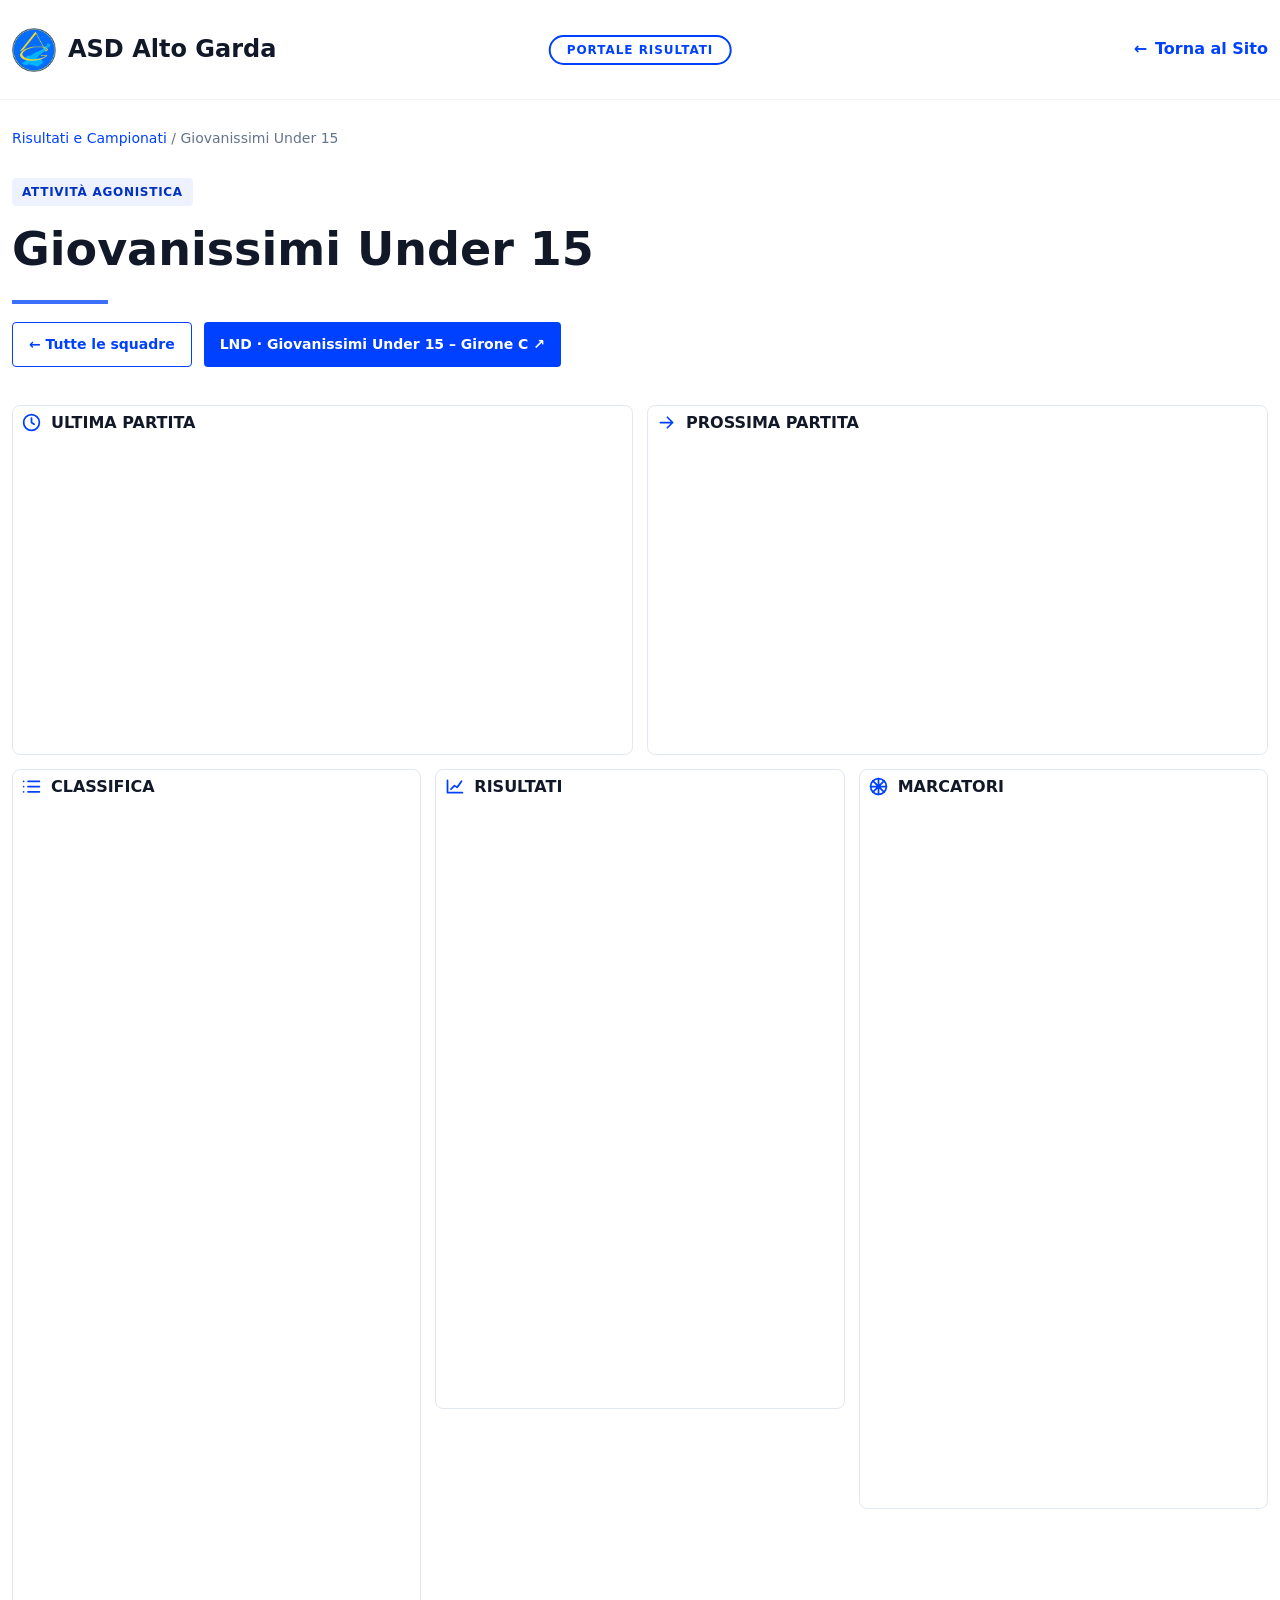
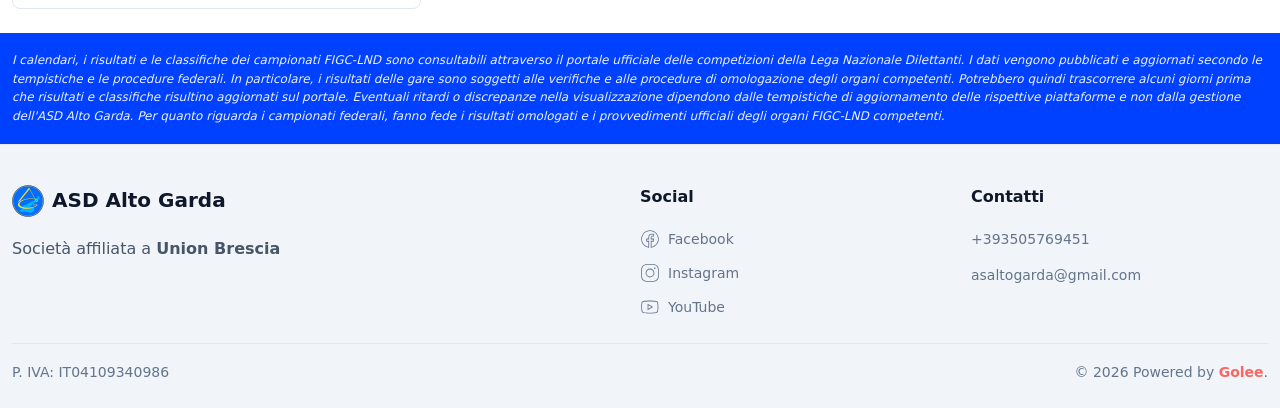
<file: squadre/u15/index.html>
<!doctype html><html lang="it"><head><meta name="theme-color" content="#0041ff"><meta name="application-name" content="AG Risultati"><link rel="manifest" href="/manifest.webmanifest"><link rel="apple-touch-icon" href="/assets/apple-touch-icon.png"><meta name="apple-mobile-web-app-title" content="AG Risultati"><meta name="apple-mobile-web-app-capable" content="yes"><meta name="apple-mobile-web-app-status-bar-style" content="default"><meta charset="utf-8"><meta name="viewport" content="width=device-width,initial-scale=1"><title>Risultati | ASD Alto Garda</title><link rel="icon" type="image/png" href="https://lh3.googleusercontent.com/v85UO1875G-aj8dECs23UeU0jsCBZZX70OP_PcHZRXrT7eEYKTVv2TqTTtoFzy5zbhVAI1ZQIYxRPo_2ZQeThbbR-cdQCiMTjUw=s64-c"><meta name="description" content="Calendario e risultati Giovanissimi Under 15 ASD Alto Garda"><link rel="stylesheet" href="../../style.css"></head><body>
<header class="site-header"><div class="container header-inner"><a class="brand" href="../../"><img src="../../assets/unnamed.png" alt="Logo ASD Alto Garda"><span class="brand-copy"><span>ASD Alto Garda</span><span class="portal-title-mobile-inline">PORTALE RISULTATI</span></span></a><div class="portal-title"><span class="portal-title-desktop">PORTALE RISULTATI</span><span class="portal-title-mobile">RISULTATI</span></div><a class="back-to-site" href="https://asaltogarda.it/"><span aria-hidden="true">←</span> Torna al Sito</a></div></header>
<main class="container"><div class="breadcrumbs"><a href="../../">Risultati e Campionati</a> / Giovanissimi Under 15</div><section class="team-hero"><span class="team-type">Attività agonistica</span><h1>Giovanissimi Under 15</h1><div class="accent-line"></div><div class="action-links"><a class="action-link secondary" href="../../">← Tutte le squadre</a><a class="action-link" href="https://gare.lnd.it/competizione/lombardia?campionato=G2&girone=C&stagione=2026" target="_blank" rel="noopener">LND · Giovanissimi Under 15 – Girone C ↗</a></div></section>
<section class="widget-grid"><div class="widget-card"><h2><svg class="section-icon" viewBox="0 0 24 24" aria-hidden="true" fill="none" stroke="currentColor" stroke-width="2" stroke-linecap="round" stroke-linejoin="round"><circle cx="12" cy="12" r="9"/><path d="M12 7v5l3 2"/></svg>ULTIMA PARTITA</h2><iframe src="https://www.tuttocampo.it/WidgetV2/Partita/3318f306-5d5c-49c8-a2a3-16691a94b116" title="Ultima partita u15" width="620" height="434" scrolling="no" frameborder="0" loading="lazy"></iframe></div><div class="widget-card"><h2><svg class="section-icon" viewBox="0 0 24 24" aria-hidden="true" fill="none" stroke="currentColor" stroke-width="2" stroke-linecap="round" stroke-linejoin="round"><path d="M5 12h14M13 6l6 6-6 6"/></svg>PROSSIMA PARTITA</h2><iframe src="https://www.tuttocampo.it/WidgetV2/ProssimaPartita/3318f306-5d5c-49c8-a2a3-16691a94b116" title="Prossima partita u15" width="620" height="434" scrolling="no" frameborder="0" loading="lazy"></iframe></div><div class="widget-card"><h2><svg class="section-icon" viewBox="0 0 24 24" aria-hidden="true" fill="none" stroke="currentColor" stroke-width="2" stroke-linecap="round" stroke-linejoin="round"><path d="M4 19V5M4 19h17M8 15l4-4 3 2 5-7"/></svg>RISULTATI</h2><iframe src="https://www.tuttocampo.it/WidgetV2/Risultati/3318f306-5d5c-49c8-a2a3-16691a94b116" title="Risultati u15" width="620" height="744" scrolling="no" frameborder="0" loading="lazy"></iframe></div><div class="widget-card"><h2><svg class="section-icon" viewBox="0 0 24 24" aria-hidden="true" fill="none" stroke="currentColor" stroke-width="2" stroke-linecap="round" stroke-linejoin="round"><path d="M8 6h13M8 12h13M8 18h13M3 6h.01M3 12h.01M3 18h.01"/></svg>CLASSIFICA</h2><iframe src="https://www.tuttocampo.it/WidgetV2/Classifica/3318f306-5d5c-49c8-a2a3-16691a94b116" title="Classifica u15" width="620" height="992" scrolling="no" frameborder="0" loading="lazy"></iframe></div><div class="widget-card"><h2><svg class="section-icon" viewBox="0 0 24 24" aria-hidden="true" fill="none" stroke="currentColor" stroke-width="2" stroke-linecap="round" stroke-linejoin="round"><circle cx="12" cy="12" r="9"/><path d="M12 3v18M3 12h18M5.6 5.6l12.8 12.8M18.4 5.6 5.6 18.4"/></svg>MARCATORI</h2><iframe src="https://www.tuttocampo.it/WidgetV2/Marcatori/3318f306-5d5c-49c8-a2a3-16691a94b116" title="Marcatori u15" width="620" height="868" scrolling="no" frameborder="0" loading="lazy"></iframe></div></section>
</main>
<section class="info-band"><div class="container"><p class="disclaimer">I calendari, i risultati e le classifiche dei campionati FIGC-LND sono consultabili attraverso il portale ufficiale delle competizioni della Lega Nazionale Dilettanti. I dati vengono pubblicati e aggiornati secondo le tempistiche e le procedure federali. In particolare, i risultati delle gare sono soggetti alle verifiche e alle procedure di omologazione degli organi competenti. Potrebbero quindi trascorrere alcuni giorni prima che risultati e classifiche risultino aggiornati sul portale. Eventuali ritardi o discrepanze nella visualizzazione dipendono dalle tempistiche di aggiornamento delle rispettive piattaforme e non dalla gestione dell'ASD Alto Garda. Per quanto riguarda i campionati federali, fanno fede i risultati omologati e i provvedimenti ufficiali degli organi FIGC-LND competenti.</p></div></section><footer class="site-footer"><div class="container footer-container"><div class="footer-main"><div class="footer-brand-block"><a href="https://asaltogarda.it/" class="footer-brand"><img src="../../assets/unnamed.png" alt="ASD Alto Garda logo"><span>ASD Alto Garda</span></a><p class="footer-affiliation">Società affiliata a <a href="https://www.unionbrescia.com" target="_blank" rel="noopener">Union Brescia</a></p></div><div class="footer-column"><h2>Social</h2><div class="footer-social"><a href="https://www.facebook.com/p/ASD-ALTO-GARDA-100057223308792" target="_blank" rel="noopener"><svg xmlns="http://www.w3.org/2000/svg" x="0px" y="0px" class="h-5 w-5" viewBox="0 0 50 50"><path d="M 25 3 C 12.861562 3 3 12.861562 3 25 C 3 36.019135 11.127533 45.138355 21.712891 46.728516 L 22.861328 46.902344 L 22.861328 29.566406 L 17.664062 29.566406 L 17.664062 26.046875 L 22.861328 26.046875 L 22.861328 21.373047 C 22.861328 18.494965 23.551973 16.599417 24.695312 15.410156 C 25.838652 14.220896 27.528004 13.621094 29.878906 13.621094 C 31.758714 13.621094 32.490022 13.734993 33.185547 13.820312 L 33.185547 16.701172 L 30.738281 16.701172 C 29.349697 16.701172 28.210449 17.475903 27.619141 18.507812 C 27.027832 19.539724 26.84375 20.771816 26.84375 22.027344 L 26.84375 26.044922 L 32.966797 26.044922 L 32.421875 29.564453 L 26.84375 29.564453 L 26.84375 46.929688 L 27.978516 46.775391 C 38.71434 45.319366 47 36.126845 47 25 C 47 12.861562 37.138438 3 25 3 z M 25 5 C 36.057562 5 45 13.942438 45 25 C 45 34.729791 38.035799 42.731796 28.84375 44.533203 L 28.84375 31.564453 L 34.136719 31.564453 L 35.298828 24.044922 L 28.84375 24.044922 L 28.84375 22.027344 C 28.84375 20.989871 29.033574 20.060293 29.353516 19.501953 C 29.673457 18.943614 29.981865 18.701172 30.738281 18.701172 L 35.185547 18.701172 L 35.185547 12.009766 L 34.318359 11.892578 C 33.718567 11.811418 32.349197 11.621094 29.878906 11.621094 C 27.175808 11.621094 24.855567 12.357448 23.253906 14.023438 C 21.652246 15.689426 20.861328 18.170128 20.861328 21.373047 L 20.861328 24.046875 L 15.664062 24.046875 L 15.664062 31.566406 L 20.861328 31.566406 L 20.861328 44.470703 C 11.816995 42.554813 5 34.624447 5 25 C 5 13.942438 13.942438 5 25 5 z"></path></svg>Facebook</a><a href="https://www.instagram.com/asd_altogarda" target="_blank" rel="noopener"><svg xmlns="http://www.w3.org/2000/svg" x="0px" y="0px" class="h-5 w-5 " viewBox="0 0 50 50"><path d="M 16 3 C 8.8324839 3 3 8.8324839 3 16 L 3 34 C 3 41.167516 8.8324839 47 16 47 L 34 47 C 41.167516 47 47 41.167516 47 34 L 47 16 C 47 8.8324839 41.167516 3 34 3 L 16 3 z M 16 5 L 34 5 C 40.086484 5 45 9.9135161 45 16 L 45 34 C 45 40.086484 40.086484 45 34 45 L 16 45 C 9.9135161 45 5 40.086484 5 34 L 5 16 C 5 9.9135161 9.9135161 5 16 5 z M 37 11 A 2 2 0 0 0 35 13 A 2 2 0 0 0 37 15 A 2 2 0 0 0 39 13 A 2 2 0 0 0 37 11 z M 25 14 C 18.936712 14 14 18.936712 14 25 C 14 31.063288 18.936712 36 25 36 C 31.063288 36 36 31.063288 36 25 C 36 18.936712 31.063288 14 25 14 z M 25 16 C 29.982407 16 34 20.017593 34 25 C 34 29.982407 29.982407 34 25 34 C 20.017593 34 16 29.982407 16 25 C 16 20.017593 20.017593 16 25 16 z"></path></svg>Instagram</a><a href="https://www.youtube.com/@ASDAltoGarda" target="_blank" rel="noopener"><svg xmlns="http://www.w3.org/2000/svg" x="0px" y="0px" class="h-5 w-5" viewBox="0 0 50 50"><path d="M 24.402344 9 C 17.800781 9 11.601563 9.5 8.300781 10.199219 C 6.101563 10.699219 4.199219 12.199219 3.800781 14.5 C 3.402344 16.898438 3 20.5 3 25 C 3 29.5 3.398438 33 3.898438 35.5 C 4.300781 37.699219 6.199219 39.300781 8.398438 39.800781 C 11.902344 40.5 17.898438 41 24.5 41 C 31.101563 41 37.097656 40.5 40.597656 39.800781 C 42.800781 39.300781 44.699219 37.800781 45.097656 35.5 C 45.5 33 46 29.402344 46.097656 24.902344 C 46.097656 20.402344 45.597656 16.800781 45.097656 14.300781 C 44.699219 12.101563 42.800781 10.5 40.597656 10 C 37.097656 9.5 31 9 24.402344 9 Z M 24.402344 11 C 31.601563 11 37.398438 11.597656 40.199219 12.097656 C 41.699219 12.5 42.898438 13.5 43.097656 14.800781 C 43.699219 18 44.097656 21.402344 44.097656 24.902344 C 44 29.199219 43.5 32.699219 43.097656 35.199219 C 42.800781 37.097656 40.800781 37.699219 40.199219 37.902344 C 36.597656 38.601563 30.597656 39.097656 24.597656 39.097656 C 18.597656 39.097656 12.5 38.699219 9 37.902344 C 7.5 37.5 6.300781 36.5 6.101563 35.199219 C 5.300781 32.398438 5 28.699219 5 25 C 5 20.398438 5.402344 17 5.800781 14.902344 C 6.101563 13 8.199219 12.398438 8.699219 12.199219 C 12 11.5 18.101563 11 24.402344 11 Z M 19 17 L 19 33 L 33 25 Z M 21 20.402344 L 29 25 L 21 29.597656 Z"></path></svg>YouTube</a></div></div><div class="footer-column"><h2>Contatti</h2><ul><li><a href="tel:+393505769451">+393505769451</a></li><li><a href="mailto:asaltogarda@gmail.com">asaltogarda@gmail.com</a></li></ul></div></div><hr class="footer-rule"><div class="footer-bottom"><p>P. IVA: IT04109340986</p><span>© 2026 Powered by <a href="https://golee.it/?utm_source=golee&amp;utm_medium=golee-web&amp;utm_campaign=68527cfdc8f0acde360887cb" target="_blank" rel="noopener">Golee</a>.</span></div></div></footer></body></html>
</file>
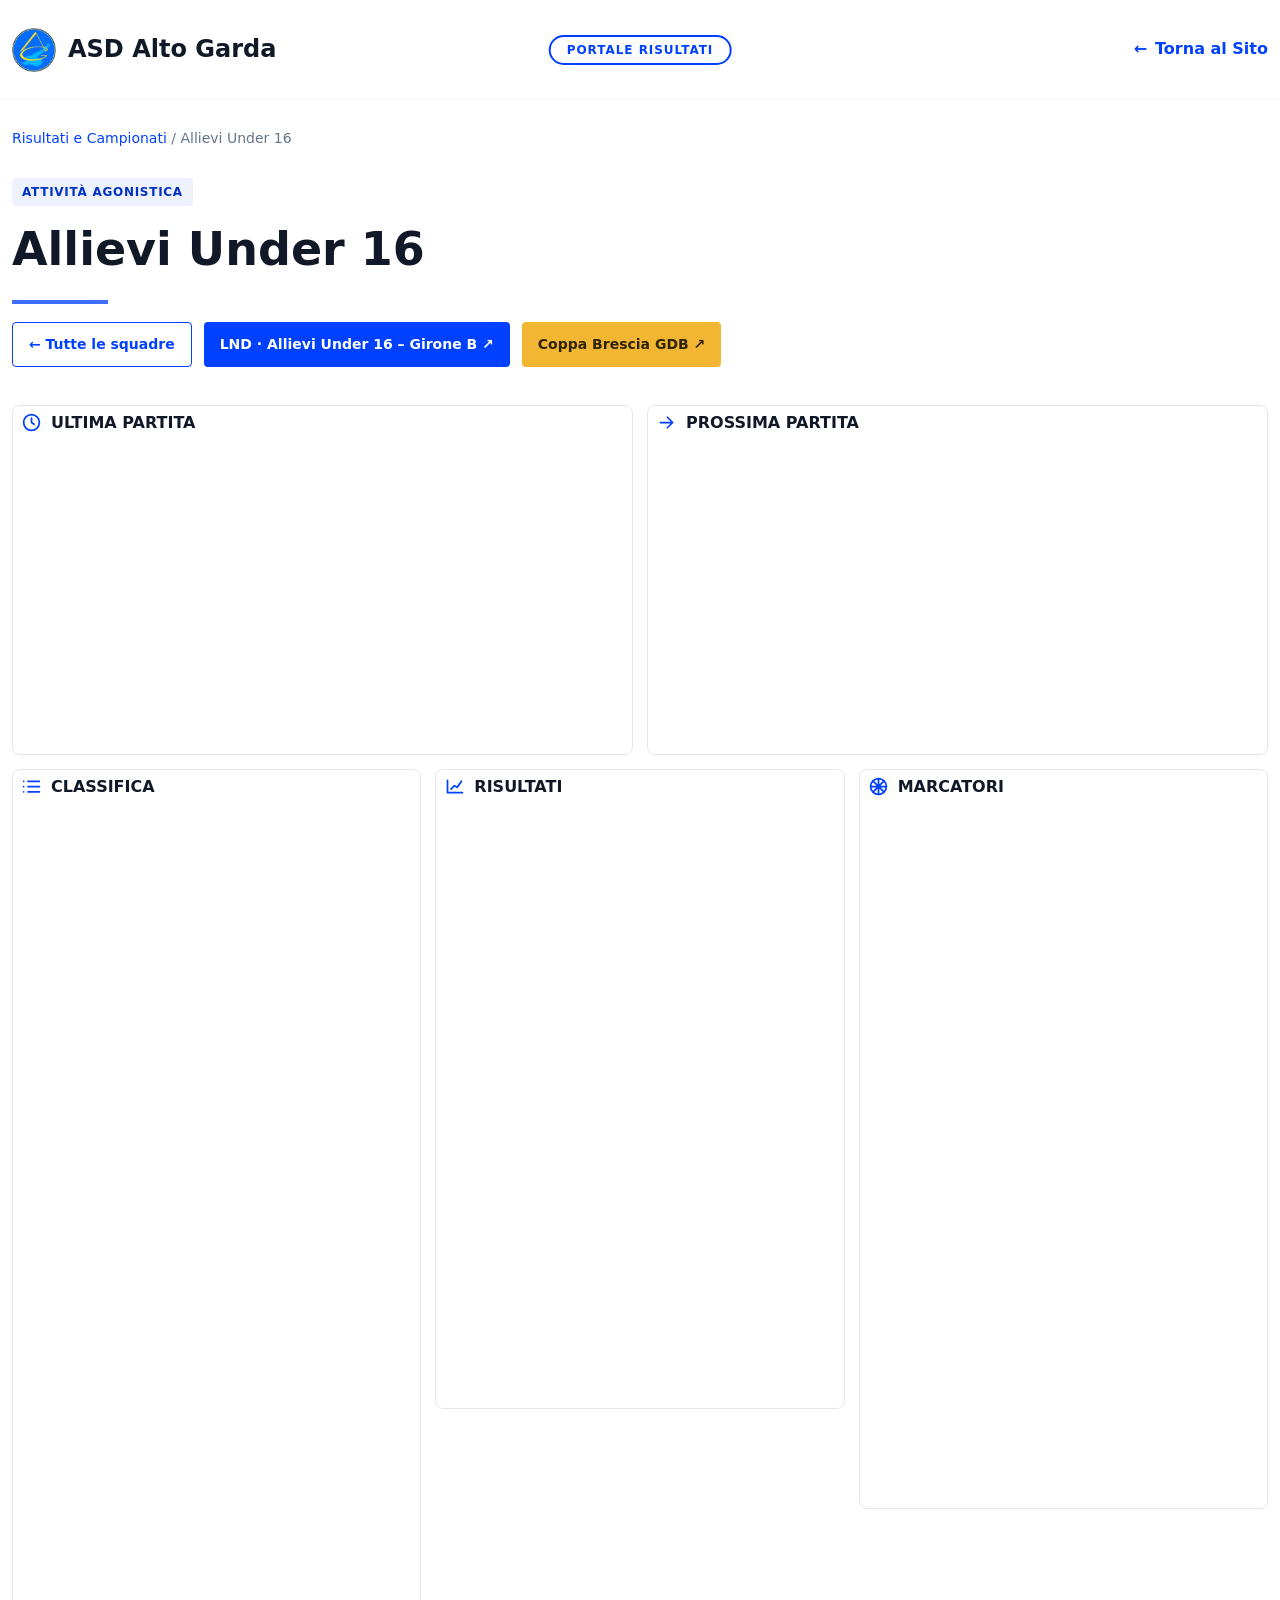
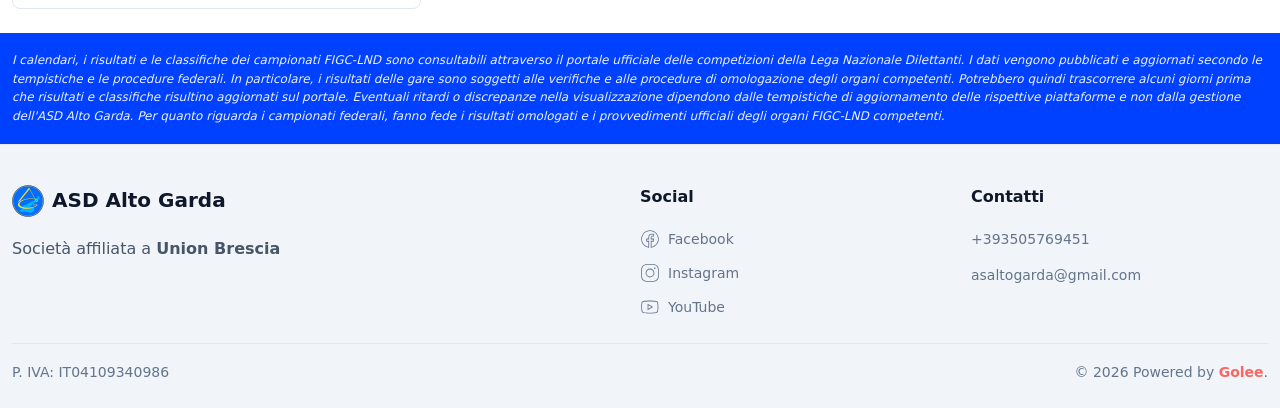
<file: squadre/u16/index.html>
<!doctype html><html lang="it"><head><meta name="theme-color" content="#0041ff"><meta name="application-name" content="AG Risultati"><link rel="manifest" href="/manifest.webmanifest"><link rel="apple-touch-icon" href="/assets/apple-touch-icon.png"><meta name="apple-mobile-web-app-title" content="AG Risultati"><meta name="apple-mobile-web-app-capable" content="yes"><meta name="apple-mobile-web-app-status-bar-style" content="default"><meta charset="utf-8"><meta name="viewport" content="width=device-width,initial-scale=1"><title>Risultati | ASD Alto Garda</title><link rel="icon" type="image/png" href="https://lh3.googleusercontent.com/v85UO1875G-aj8dECs23UeU0jsCBZZX70OP_PcHZRXrT7eEYKTVv2TqTTtoFzy5zbhVAI1ZQIYxRPo_2ZQeThbbR-cdQCiMTjUw=s64-c"><meta name="description" content="Calendario e risultati Allievi Under 16 ASD Alto Garda"><link rel="stylesheet" href="../../style.css"></head><body>
<header class="site-header"><div class="container header-inner"><a class="brand" href="../../"><img src="../../assets/unnamed.png" alt="Logo ASD Alto Garda"><span class="brand-copy"><span>ASD Alto Garda</span><span class="portal-title-mobile-inline">PORTALE RISULTATI</span></span></a><div class="portal-title"><span class="portal-title-desktop">PORTALE RISULTATI</span><span class="portal-title-mobile">RISULTATI</span></div><a class="back-to-site" href="https://asaltogarda.it/"><span aria-hidden="true">←</span> Torna al Sito</a></div></header>
<main class="container"><div class="breadcrumbs"><a href="../../">Risultati e Campionati</a> / Allievi Under 16</div><section class="team-hero"><span class="team-type">Attività agonistica</span><h1>Allievi Under 16</h1><div class="accent-line"></div><div class="action-links"><a class="action-link secondary" href="../../">← Tutte le squadre</a><a class="action-link" href="https://gare.lnd.it/competizione/lombardia?campionato=B2&girone=B&stagione=2026" target="_blank" rel="noopener">LND · Allievi Under 16 – Girone B ↗</a><a class="action-link coppa-link" href="https://coppa-brescia.giornaledibrescia.it/coppa_brescia_2026-2027/allievi_u16_provinciali" target="_blank" rel="noopener">Coppa Brescia GDB ↗</a></div></section>
<section class="widget-grid"><div class="widget-card"><h2><svg class="section-icon" viewBox="0 0 24 24" aria-hidden="true" fill="none" stroke="currentColor" stroke-width="2" stroke-linecap="round" stroke-linejoin="round"><circle cx="12" cy="12" r="9"/><path d="M12 7v5l3 2"/></svg>ULTIMA PARTITA</h2><iframe src="https://www.tuttocampo.it/WidgetV2/Partita/62b60d5c-73d9-47c3-923a-d15047d6c88a" title="Ultima partita u16" width="620" height="434" scrolling="no" frameborder="0" loading="lazy"></iframe></div><div class="widget-card"><h2><svg class="section-icon" viewBox="0 0 24 24" aria-hidden="true" fill="none" stroke="currentColor" stroke-width="2" stroke-linecap="round" stroke-linejoin="round"><path d="M5 12h14M13 6l6 6-6 6"/></svg>PROSSIMA PARTITA</h2><iframe src="https://www.tuttocampo.it/WidgetV2/ProssimaPartita/62b60d5c-73d9-47c3-923a-d15047d6c88a" title="Prossima partita u16" width="620" height="434" scrolling="no" frameborder="0" loading="lazy"></iframe></div><div class="widget-card"><h2><svg class="section-icon" viewBox="0 0 24 24" aria-hidden="true" fill="none" stroke="currentColor" stroke-width="2" stroke-linecap="round" stroke-linejoin="round"><path d="M4 19V5M4 19h17M8 15l4-4 3 2 5-7"/></svg>RISULTATI</h2><iframe src="https://www.tuttocampo.it/WidgetV2/Risultati/62b60d5c-73d9-47c3-923a-d15047d6c88a" title="Risultati u16" width="620" height="744" scrolling="no" frameborder="0" loading="lazy"></iframe></div><div class="widget-card"><h2><svg class="section-icon" viewBox="0 0 24 24" aria-hidden="true" fill="none" stroke="currentColor" stroke-width="2" stroke-linecap="round" stroke-linejoin="round"><path d="M8 6h13M8 12h13M8 18h13M3 6h.01M3 12h.01M3 18h.01"/></svg>CLASSIFICA</h2><iframe src="https://www.tuttocampo.it/WidgetV2/Classifica/62b60d5c-73d9-47c3-923a-d15047d6c88a" title="Classifica u16" width="620" height="992" scrolling="no" frameborder="0" loading="lazy"></iframe></div><div class="widget-card"><h2><svg class="section-icon" viewBox="0 0 24 24" aria-hidden="true" fill="none" stroke="currentColor" stroke-width="2" stroke-linecap="round" stroke-linejoin="round"><circle cx="12" cy="12" r="9"/><path d="M12 3v18M3 12h18M5.6 5.6l12.8 12.8M18.4 5.6 5.6 18.4"/></svg>MARCATORI</h2><iframe src="https://www.tuttocampo.it/WidgetV2/Marcatori/62b60d5c-73d9-47c3-923a-d15047d6c88a" title="Marcatori u16" width="620" height="868" scrolling="no" frameborder="0" loading="lazy"></iframe></div></section>
</main>
<section class="info-band"><div class="container"><p class="disclaimer">I calendari, i risultati e le classifiche dei campionati FIGC-LND sono consultabili attraverso il portale ufficiale delle competizioni della Lega Nazionale Dilettanti. I dati vengono pubblicati e aggiornati secondo le tempistiche e le procedure federali. In particolare, i risultati delle gare sono soggetti alle verifiche e alle procedure di omologazione degli organi competenti. Potrebbero quindi trascorrere alcuni giorni prima che risultati e classifiche risultino aggiornati sul portale. Eventuali ritardi o discrepanze nella visualizzazione dipendono dalle tempistiche di aggiornamento delle rispettive piattaforme e non dalla gestione dell'ASD Alto Garda. Per quanto riguarda i campionati federali, fanno fede i risultati omologati e i provvedimenti ufficiali degli organi FIGC-LND competenti.</p></div></section><footer class="site-footer"><div class="container footer-container"><div class="footer-main"><div class="footer-brand-block"><a href="https://asaltogarda.it/" class="footer-brand"><img src="../../assets/unnamed.png" alt="ASD Alto Garda logo"><span>ASD Alto Garda</span></a><p class="footer-affiliation">Società affiliata a <a href="https://www.unionbrescia.com" target="_blank" rel="noopener">Union Brescia</a></p></div><div class="footer-column"><h2>Social</h2><div class="footer-social"><a href="https://www.facebook.com/p/ASD-ALTO-GARDA-100057223308792" target="_blank" rel="noopener"><svg xmlns="http://www.w3.org/2000/svg" x="0px" y="0px" class="h-5 w-5" viewBox="0 0 50 50"><path d="M 25 3 C 12.861562 3 3 12.861562 3 25 C 3 36.019135 11.127533 45.138355 21.712891 46.728516 L 22.861328 46.902344 L 22.861328 29.566406 L 17.664062 29.566406 L 17.664062 26.046875 L 22.861328 26.046875 L 22.861328 21.373047 C 22.861328 18.494965 23.551973 16.599417 24.695312 15.410156 C 25.838652 14.220896 27.528004 13.621094 29.878906 13.621094 C 31.758714 13.621094 32.490022 13.734993 33.185547 13.820312 L 33.185547 16.701172 L 30.738281 16.701172 C 29.349697 16.701172 28.210449 17.475903 27.619141 18.507812 C 27.027832 19.539724 26.84375 20.771816 26.84375 22.027344 L 26.84375 26.044922 L 32.966797 26.044922 L 32.421875 29.564453 L 26.84375 29.564453 L 26.84375 46.929688 L 27.978516 46.775391 C 38.71434 45.319366 47 36.126845 47 25 C 47 12.861562 37.138438 3 25 3 z M 25 5 C 36.057562 5 45 13.942438 45 25 C 45 34.729791 38.035799 42.731796 28.84375 44.533203 L 28.84375 31.564453 L 34.136719 31.564453 L 35.298828 24.044922 L 28.84375 24.044922 L 28.84375 22.027344 C 28.84375 20.989871 29.033574 20.060293 29.353516 19.501953 C 29.673457 18.943614 29.981865 18.701172 30.738281 18.701172 L 35.185547 18.701172 L 35.185547 12.009766 L 34.318359 11.892578 C 33.718567 11.811418 32.349197 11.621094 29.878906 11.621094 C 27.175808 11.621094 24.855567 12.357448 23.253906 14.023438 C 21.652246 15.689426 20.861328 18.170128 20.861328 21.373047 L 20.861328 24.046875 L 15.664062 24.046875 L 15.664062 31.566406 L 20.861328 31.566406 L 20.861328 44.470703 C 11.816995 42.554813 5 34.624447 5 25 C 5 13.942438 13.942438 5 25 5 z"></path></svg>Facebook</a><a href="https://www.instagram.com/asd_altogarda" target="_blank" rel="noopener"><svg xmlns="http://www.w3.org/2000/svg" x="0px" y="0px" class="h-5 w-5 " viewBox="0 0 50 50"><path d="M 16 3 C 8.8324839 3 3 8.8324839 3 16 L 3 34 C 3 41.167516 8.8324839 47 16 47 L 34 47 C 41.167516 47 47 41.167516 47 34 L 47 16 C 47 8.8324839 41.167516 3 34 3 L 16 3 z M 16 5 L 34 5 C 40.086484 5 45 9.9135161 45 16 L 45 34 C 45 40.086484 40.086484 45 34 45 L 16 45 C 9.9135161 45 5 40.086484 5 34 L 5 16 C 5 9.9135161 9.9135161 5 16 5 z M 37 11 A 2 2 0 0 0 35 13 A 2 2 0 0 0 37 15 A 2 2 0 0 0 39 13 A 2 2 0 0 0 37 11 z M 25 14 C 18.936712 14 14 18.936712 14 25 C 14 31.063288 18.936712 36 25 36 C 31.063288 36 36 31.063288 36 25 C 36 18.936712 31.063288 14 25 14 z M 25 16 C 29.982407 16 34 20.017593 34 25 C 34 29.982407 29.982407 34 25 34 C 20.017593 34 16 29.982407 16 25 C 16 20.017593 20.017593 16 25 16 z"></path></svg>Instagram</a><a href="https://www.youtube.com/@ASDAltoGarda" target="_blank" rel="noopener"><svg xmlns="http://www.w3.org/2000/svg" x="0px" y="0px" class="h-5 w-5" viewBox="0 0 50 50"><path d="M 24.402344 9 C 17.800781 9 11.601563 9.5 8.300781 10.199219 C 6.101563 10.699219 4.199219 12.199219 3.800781 14.5 C 3.402344 16.898438 3 20.5 3 25 C 3 29.5 3.398438 33 3.898438 35.5 C 4.300781 37.699219 6.199219 39.300781 8.398438 39.800781 C 11.902344 40.5 17.898438 41 24.5 41 C 31.101563 41 37.097656 40.5 40.597656 39.800781 C 42.800781 39.300781 44.699219 37.800781 45.097656 35.5 C 45.5 33 46 29.402344 46.097656 24.902344 C 46.097656 20.402344 45.597656 16.800781 45.097656 14.300781 C 44.699219 12.101563 42.800781 10.5 40.597656 10 C 37.097656 9.5 31 9 24.402344 9 Z M 24.402344 11 C 31.601563 11 37.398438 11.597656 40.199219 12.097656 C 41.699219 12.5 42.898438 13.5 43.097656 14.800781 C 43.699219 18 44.097656 21.402344 44.097656 24.902344 C 44 29.199219 43.5 32.699219 43.097656 35.199219 C 42.800781 37.097656 40.800781 37.699219 40.199219 37.902344 C 36.597656 38.601563 30.597656 39.097656 24.597656 39.097656 C 18.597656 39.097656 12.5 38.699219 9 37.902344 C 7.5 37.5 6.300781 36.5 6.101563 35.199219 C 5.300781 32.398438 5 28.699219 5 25 C 5 20.398438 5.402344 17 5.800781 14.902344 C 6.101563 13 8.199219 12.398438 8.699219 12.199219 C 12 11.5 18.101563 11 24.402344 11 Z M 19 17 L 19 33 L 33 25 Z M 21 20.402344 L 29 25 L 21 29.597656 Z"></path></svg>YouTube</a></div></div><div class="footer-column"><h2>Contatti</h2><ul><li><a href="tel:+393505769451">+393505769451</a></li><li><a href="mailto:asaltogarda@gmail.com">asaltogarda@gmail.com</a></li></ul></div></div><hr class="footer-rule"><div class="footer-bottom"><p>P. IVA: IT04109340986</p><span>© 2026 Powered by <a href="https://golee.it/?utm_source=golee&amp;utm_medium=golee-web&amp;utm_campaign=68527cfdc8f0acde360887cb" target="_blank" rel="noopener">Golee</a>.</span></div></div></footer></body></html>
</file>
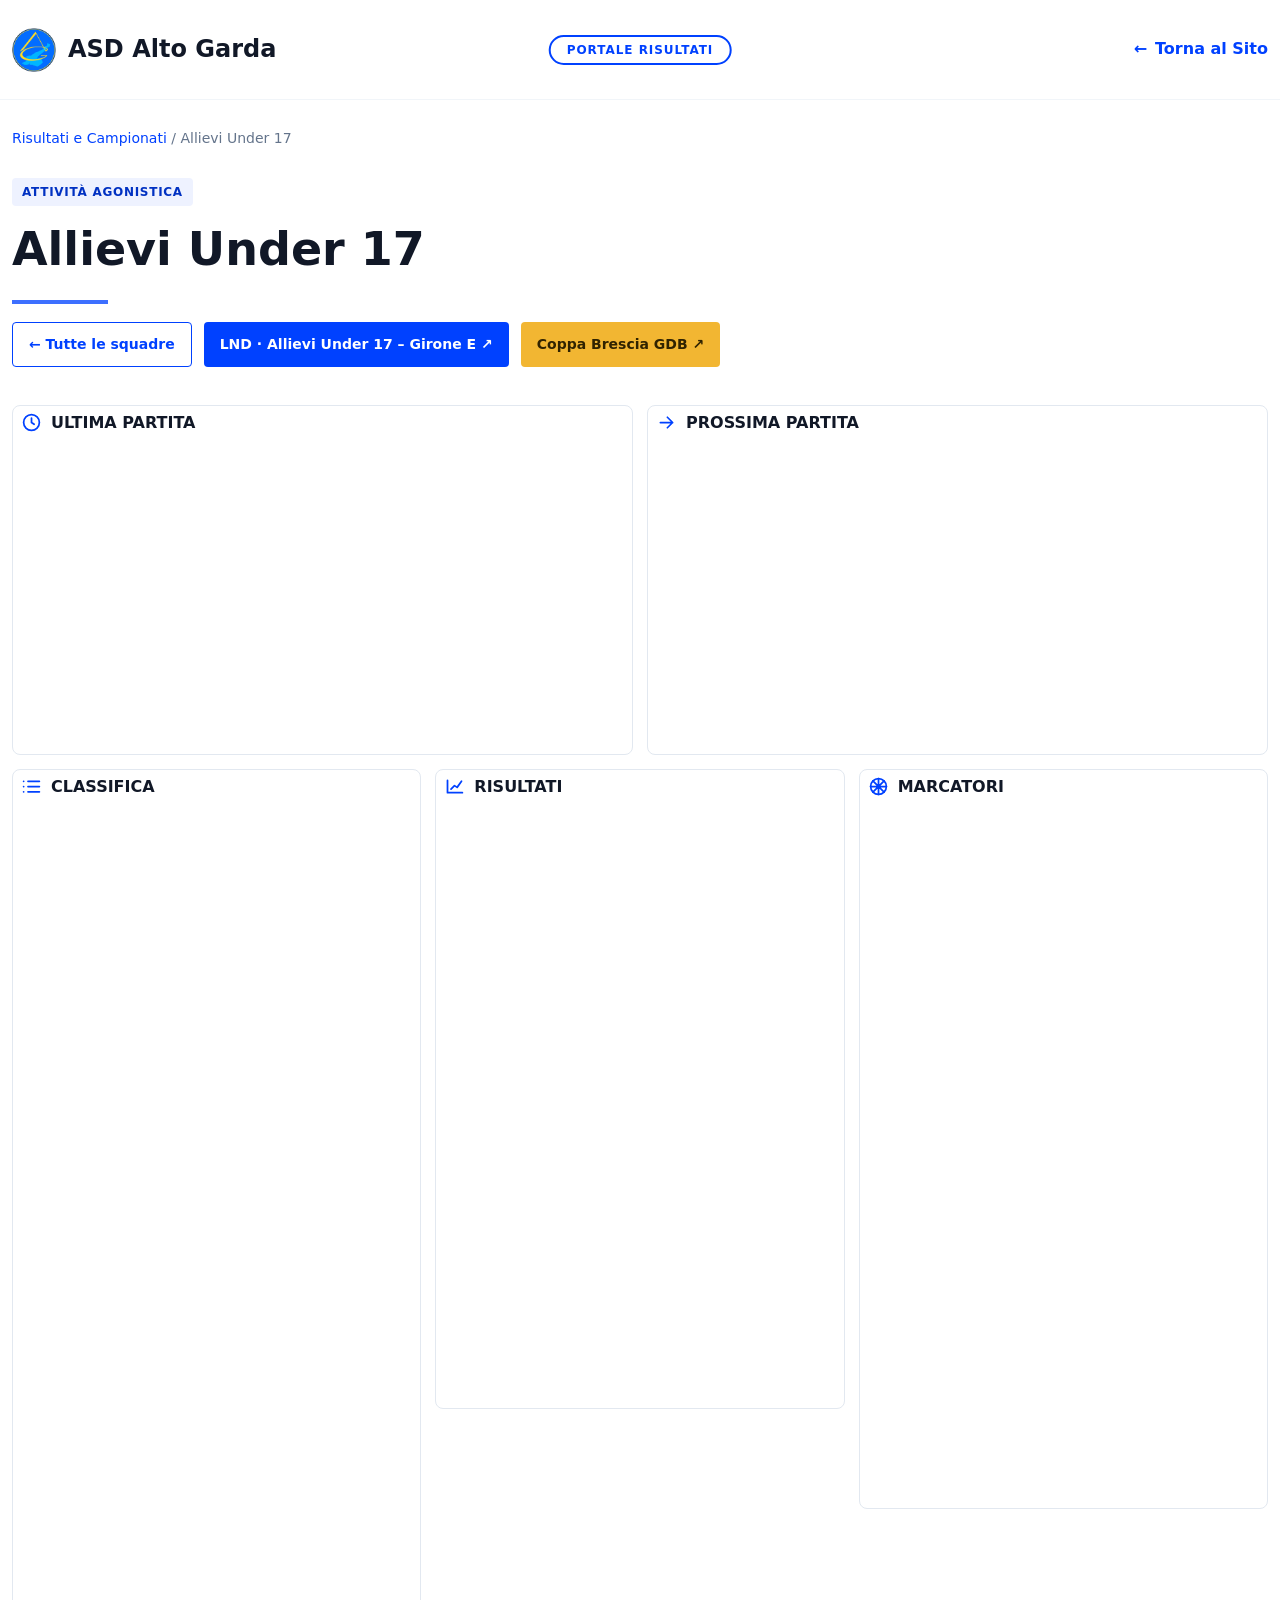
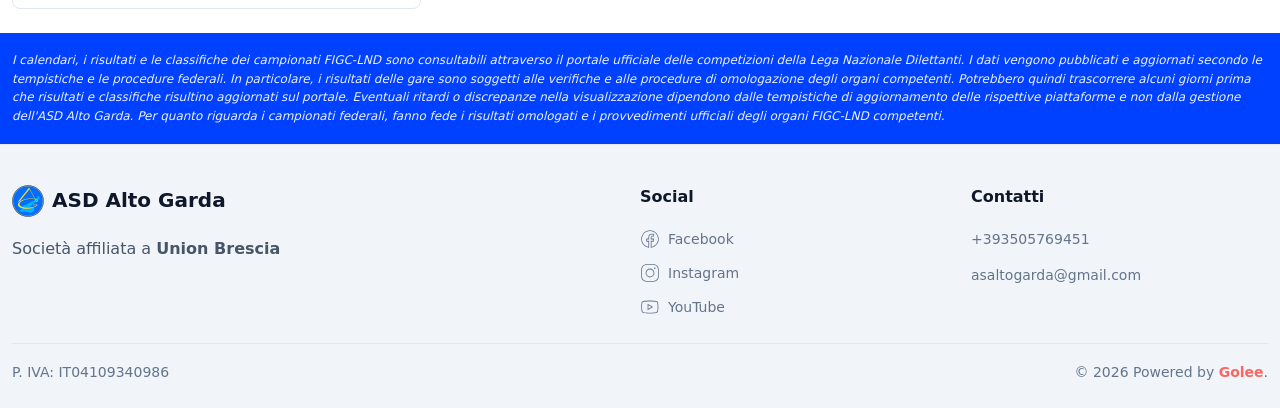
<file: squadre/u17/index.html>
<!doctype html><html lang="it"><head><meta name="theme-color" content="#0041ff"><meta name="application-name" content="AG Risultati"><link rel="manifest" href="/manifest.webmanifest"><link rel="apple-touch-icon" href="/assets/apple-touch-icon.png"><meta name="apple-mobile-web-app-title" content="AG Risultati"><meta name="apple-mobile-web-app-capable" content="yes"><meta name="apple-mobile-web-app-status-bar-style" content="default"><meta charset="utf-8"><meta name="viewport" content="width=device-width,initial-scale=1"><title>Risultati | ASD Alto Garda</title><link rel="icon" type="image/png" href="https://lh3.googleusercontent.com/v85UO1875G-aj8dECs23UeU0jsCBZZX70OP_PcHZRXrT7eEYKTVv2TqTTtoFzy5zbhVAI1ZQIYxRPo_2ZQeThbbR-cdQCiMTjUw=s64-c"><meta name="description" content="Calendario e risultati Allievi Under 17 ASD Alto Garda"><link rel="stylesheet" href="../../style.css"></head><body>
<header class="site-header"><div class="container header-inner"><a class="brand" href="../../"><img src="../../assets/unnamed.png" alt="Logo ASD Alto Garda"><span class="brand-copy"><span>ASD Alto Garda</span><span class="portal-title-mobile-inline">PORTALE RISULTATI</span></span></a><div class="portal-title"><span class="portal-title-desktop">PORTALE RISULTATI</span><span class="portal-title-mobile">RISULTATI</span></div><a class="back-to-site" href="https://asaltogarda.it/"><span aria-hidden="true">←</span> Torna al Sito</a></div></header>
<main class="container"><div class="breadcrumbs"><a href="../../">Risultati e Campionati</a> / Allievi Under 17</div><section class="team-hero"><span class="team-type">Attività agonistica</span><h1>Allievi Under 17</h1><div class="accent-line"></div><div class="action-links"><a class="action-link secondary" href="../../">← Tutte le squadre</a><a class="action-link" href="https://gare.lnd.it/competizione/lombardia?campionato=A2&girone=E&stagione=2026" target="_blank" rel="noopener">LND · Allievi Under 17 – Girone E ↗</a><a class="action-link coppa-link" href="https://coppa-brescia.giornaledibrescia.it/coppa_brescia_2026-2027/allievi_u17_provinciali" target="_blank" rel="noopener">Coppa Brescia GDB ↗</a></div></section>
<section class="widget-grid"><div class="widget-card"><h2><svg class="section-icon" viewBox="0 0 24 24" aria-hidden="true" fill="none" stroke="currentColor" stroke-width="2" stroke-linecap="round" stroke-linejoin="round"><circle cx="12" cy="12" r="9"/><path d="M12 7v5l3 2"/></svg>ULTIMA PARTITA</h2><iframe src="https://www.tuttocampo.it/WidgetV2/Partita/76d95c1b-7644-4bba-8e0b-849f89e69420" title="Ultima partita u17" width="620" height="434" scrolling="no" frameborder="0" loading="lazy"></iframe></div><div class="widget-card"><h2><svg class="section-icon" viewBox="0 0 24 24" aria-hidden="true" fill="none" stroke="currentColor" stroke-width="2" stroke-linecap="round" stroke-linejoin="round"><path d="M5 12h14M13 6l6 6-6 6"/></svg>PROSSIMA PARTITA</h2><iframe src="https://www.tuttocampo.it/WidgetV2/ProssimaPartita/76d95c1b-7644-4bba-8e0b-849f89e69420" title="Prossima partita u17" width="620" height="434" scrolling="no" frameborder="0" loading="lazy"></iframe></div><div class="widget-card"><h2><svg class="section-icon" viewBox="0 0 24 24" aria-hidden="true" fill="none" stroke="currentColor" stroke-width="2" stroke-linecap="round" stroke-linejoin="round"><path d="M4 19V5M4 19h17M8 15l4-4 3 2 5-7"/></svg>RISULTATI</h2><iframe src="https://www.tuttocampo.it/WidgetV2/Risultati/76d95c1b-7644-4bba-8e0b-849f89e69420" title="Risultati u17" width="620" height="744" scrolling="no" frameborder="0" loading="lazy"></iframe></div><div class="widget-card"><h2><svg class="section-icon" viewBox="0 0 24 24" aria-hidden="true" fill="none" stroke="currentColor" stroke-width="2" stroke-linecap="round" stroke-linejoin="round"><path d="M8 6h13M8 12h13M8 18h13M3 6h.01M3 12h.01M3 18h.01"/></svg>CLASSIFICA</h2><iframe src="https://www.tuttocampo.it/WidgetV2/Classifica/76d95c1b-7644-4bba-8e0b-849f89e69420" title="Classifica u17" width="620" height="992" scrolling="no" frameborder="0" loading="lazy"></iframe></div><div class="widget-card"><h2><svg class="section-icon" viewBox="0 0 24 24" aria-hidden="true" fill="none" stroke="currentColor" stroke-width="2" stroke-linecap="round" stroke-linejoin="round"><circle cx="12" cy="12" r="9"/><path d="M12 3v18M3 12h18M5.6 5.6l12.8 12.8M18.4 5.6 5.6 18.4"/></svg>MARCATORI</h2><iframe src="https://www.tuttocampo.it/WidgetV2/Marcatori/76d95c1b-7644-4bba-8e0b-849f89e69420" title="Marcatori u17" width="620" height="868" scrolling="no" frameborder="0" loading="lazy"></iframe></div></section>
</main>
<section class="info-band"><div class="container"><p class="disclaimer">I calendari, i risultati e le classifiche dei campionati FIGC-LND sono consultabili attraverso il portale ufficiale delle competizioni della Lega Nazionale Dilettanti. I dati vengono pubblicati e aggiornati secondo le tempistiche e le procedure federali. In particolare, i risultati delle gare sono soggetti alle verifiche e alle procedure di omologazione degli organi competenti. Potrebbero quindi trascorrere alcuni giorni prima che risultati e classifiche risultino aggiornati sul portale. Eventuali ritardi o discrepanze nella visualizzazione dipendono dalle tempistiche di aggiornamento delle rispettive piattaforme e non dalla gestione dell'ASD Alto Garda. Per quanto riguarda i campionati federali, fanno fede i risultati omologati e i provvedimenti ufficiali degli organi FIGC-LND competenti.</p></div></section><footer class="site-footer"><div class="container footer-container"><div class="footer-main"><div class="footer-brand-block"><a href="https://asaltogarda.it/" class="footer-brand"><img src="../../assets/unnamed.png" alt="ASD Alto Garda logo"><span>ASD Alto Garda</span></a><p class="footer-affiliation">Società affiliata a <a href="https://www.unionbrescia.com" target="_blank" rel="noopener">Union Brescia</a></p></div><div class="footer-column"><h2>Social</h2><div class="footer-social"><a href="https://www.facebook.com/p/ASD-ALTO-GARDA-100057223308792" target="_blank" rel="noopener"><svg xmlns="http://www.w3.org/2000/svg" x="0px" y="0px" class="h-5 w-5" viewBox="0 0 50 50"><path d="M 25 3 C 12.861562 3 3 12.861562 3 25 C 3 36.019135 11.127533 45.138355 21.712891 46.728516 L 22.861328 46.902344 L 22.861328 29.566406 L 17.664062 29.566406 L 17.664062 26.046875 L 22.861328 26.046875 L 22.861328 21.373047 C 22.861328 18.494965 23.551973 16.599417 24.695312 15.410156 C 25.838652 14.220896 27.528004 13.621094 29.878906 13.621094 C 31.758714 13.621094 32.490022 13.734993 33.185547 13.820312 L 33.185547 16.701172 L 30.738281 16.701172 C 29.349697 16.701172 28.210449 17.475903 27.619141 18.507812 C 27.027832 19.539724 26.84375 20.771816 26.84375 22.027344 L 26.84375 26.044922 L 32.966797 26.044922 L 32.421875 29.564453 L 26.84375 29.564453 L 26.84375 46.929688 L 27.978516 46.775391 C 38.71434 45.319366 47 36.126845 47 25 C 47 12.861562 37.138438 3 25 3 z M 25 5 C 36.057562 5 45 13.942438 45 25 C 45 34.729791 38.035799 42.731796 28.84375 44.533203 L 28.84375 31.564453 L 34.136719 31.564453 L 35.298828 24.044922 L 28.84375 24.044922 L 28.84375 22.027344 C 28.84375 20.989871 29.033574 20.060293 29.353516 19.501953 C 29.673457 18.943614 29.981865 18.701172 30.738281 18.701172 L 35.185547 18.701172 L 35.185547 12.009766 L 34.318359 11.892578 C 33.718567 11.811418 32.349197 11.621094 29.878906 11.621094 C 27.175808 11.621094 24.855567 12.357448 23.253906 14.023438 C 21.652246 15.689426 20.861328 18.170128 20.861328 21.373047 L 20.861328 24.046875 L 15.664062 24.046875 L 15.664062 31.566406 L 20.861328 31.566406 L 20.861328 44.470703 C 11.816995 42.554813 5 34.624447 5 25 C 5 13.942438 13.942438 5 25 5 z"></path></svg>Facebook</a><a href="https://www.instagram.com/asd_altogarda" target="_blank" rel="noopener"><svg xmlns="http://www.w3.org/2000/svg" x="0px" y="0px" class="h-5 w-5 " viewBox="0 0 50 50"><path d="M 16 3 C 8.8324839 3 3 8.8324839 3 16 L 3 34 C 3 41.167516 8.8324839 47 16 47 L 34 47 C 41.167516 47 47 41.167516 47 34 L 47 16 C 47 8.8324839 41.167516 3 34 3 L 16 3 z M 16 5 L 34 5 C 40.086484 5 45 9.9135161 45 16 L 45 34 C 45 40.086484 40.086484 45 34 45 L 16 45 C 9.9135161 45 5 40.086484 5 34 L 5 16 C 5 9.9135161 9.9135161 5 16 5 z M 37 11 A 2 2 0 0 0 35 13 A 2 2 0 0 0 37 15 A 2 2 0 0 0 39 13 A 2 2 0 0 0 37 11 z M 25 14 C 18.936712 14 14 18.936712 14 25 C 14 31.063288 18.936712 36 25 36 C 31.063288 36 36 31.063288 36 25 C 36 18.936712 31.063288 14 25 14 z M 25 16 C 29.982407 16 34 20.017593 34 25 C 34 29.982407 29.982407 34 25 34 C 20.017593 34 16 29.982407 16 25 C 16 20.017593 20.017593 16 25 16 z"></path></svg>Instagram</a><a href="https://www.youtube.com/@ASDAltoGarda" target="_blank" rel="noopener"><svg xmlns="http://www.w3.org/2000/svg" x="0px" y="0px" class="h-5 w-5" viewBox="0 0 50 50"><path d="M 24.402344 9 C 17.800781 9 11.601563 9.5 8.300781 10.199219 C 6.101563 10.699219 4.199219 12.199219 3.800781 14.5 C 3.402344 16.898438 3 20.5 3 25 C 3 29.5 3.398438 33 3.898438 35.5 C 4.300781 37.699219 6.199219 39.300781 8.398438 39.800781 C 11.902344 40.5 17.898438 41 24.5 41 C 31.101563 41 37.097656 40.5 40.597656 39.800781 C 42.800781 39.300781 44.699219 37.800781 45.097656 35.5 C 45.5 33 46 29.402344 46.097656 24.902344 C 46.097656 20.402344 45.597656 16.800781 45.097656 14.300781 C 44.699219 12.101563 42.800781 10.5 40.597656 10 C 37.097656 9.5 31 9 24.402344 9 Z M 24.402344 11 C 31.601563 11 37.398438 11.597656 40.199219 12.097656 C 41.699219 12.5 42.898438 13.5 43.097656 14.800781 C 43.699219 18 44.097656 21.402344 44.097656 24.902344 C 44 29.199219 43.5 32.699219 43.097656 35.199219 C 42.800781 37.097656 40.800781 37.699219 40.199219 37.902344 C 36.597656 38.601563 30.597656 39.097656 24.597656 39.097656 C 18.597656 39.097656 12.5 38.699219 9 37.902344 C 7.5 37.5 6.300781 36.5 6.101563 35.199219 C 5.300781 32.398438 5 28.699219 5 25 C 5 20.398438 5.402344 17 5.800781 14.902344 C 6.101563 13 8.199219 12.398438 8.699219 12.199219 C 12 11.5 18.101563 11 24.402344 11 Z M 19 17 L 19 33 L 33 25 Z M 21 20.402344 L 29 25 L 21 29.597656 Z"></path></svg>YouTube</a></div></div><div class="footer-column"><h2>Contatti</h2><ul><li><a href="tel:+393505769451">+393505769451</a></li><li><a href="mailto:asaltogarda@gmail.com">asaltogarda@gmail.com</a></li></ul></div></div><hr class="footer-rule"><div class="footer-bottom"><p>P. IVA: IT04109340986</p><span>© 2026 Powered by <a href="https://golee.it/?utm_source=golee&amp;utm_medium=golee-web&amp;utm_campaign=68527cfdc8f0acde360887cb" target="_blank" rel="noopener">Golee</a>.</span></div></div></footer></body></html>
</file>
<file: style.css>
/* ASD Alto Garda - Portale risultati */
:root{--blue:#0041ff;--blue-dark:#0031c2;--violet:#1300ff;--ink:#111827;--muted:#64748b;--line:#e2e8f0;--soft:#f8fafc;--yellow:#ffd500;--cyan:#38a5e8;--green:#16a34a}*{box-sizing:border-box}html{scroll-behavior:smooth}body{margin:0;font-family:ui-sans-serif,system-ui,-apple-system,BlinkMacSystemFont,"Segoe UI",sans-serif;color:var(--ink);background:#fff;line-height:1.55}a{color:inherit;text-decoration:none}
.container{width:100%;max-width:100%;margin-left:auto;margin-right:auto;padding-left:12px;padding-right:12px}@media(min-width:640px){.container{max-width:640px}}@media(min-width:768px){.container{max-width:768px}}@media(min-width:1024px){.container{max-width:1024px}}@media(min-width:1280px){.container{max-width:1280px}}@media(min-width:1536px){.container{max-width:1536px}}
.site-header{height:100px;background:#fff;border-bottom:1px solid #f1f5f9}.header-inner{height:100%;display:grid;grid-template-columns:1fr auto 1fr;align-items:center;gap:20px}.brand{display:flex;align-items:center;gap:8px;font-size:18px;font-weight:700;white-space:nowrap}.brand img{width:auto;height:32px;object-fit:contain}.site-header .brand{justify-self:start}.portal-title{justify-self:center;color:var(--blue);font-size:12px;font-weight:800;letter-spacing:.09em;white-space:nowrap}.back-to-site{justify-self:end;display:inline-flex;align-items:center;gap:8px;color:var(--blue);font-weight:600;font-size:16px;white-space:nowrap;transition:color .2s}.back-to-site:hover{color:var(--blue-dark);text-decoration:underline}
.section{padding:44px 0 56px}.section-title{font-size:36px;line-height:1.2;margin:0 0 8px;font-weight:650}.accent-line{height:4px;width:96px;background:#3d6fff;margin:14px 0 18px}.section-subtitle{color:var(--muted);margin:0 0 30px;font-size:17px}.team-grid{display:grid;grid-template-columns:repeat(3,minmax(0,1fr));gap:20px}.team-card{border:1px solid var(--line);border-radius:5px;padding:22px;background:white;transition:.18s;display:flex;flex-direction:column;justify-content:space-between;min-height:142px}.team-card:hover{border-color:#93aafc;background:#f8faff;transform:translateY(-2px)}.team-card-heading{display:flex;align-items:center;gap:15px;min-width:0}.team-emblem{width:48px;height:48px;flex:0 0 48px;display:flex;align-items:center;justify-content:center;font-weight:800;font-size:17px}.circle-emblem{border:2px solid currentColor;border-radius:50%}.shield-emblem{color:var(--blue);clip-path:polygon(4% 0,96% 0,91% 70%,50% 100%,9% 70%);background:var(--blue);padding:3px}.shield-emblem span{background:#fff;clip-path:polygon(4% 0,96% 0,91% 70%,50% 100%,9% 70%);width:100%;height:100%;display:flex;align-items:center;justify-content:center}.team-card h2{font-size:20px;line-height:1.25;margin:4px 0 0;font-weight:650}.team-card .category{font-size:12px;text-transform:uppercase;letter-spacing:.07em;font-weight:800}.team-card .arrow{display:block;margin-top:17px;color:var(--blue);font-weight:700;font-size:14px}.team-card-dilettanti .category,.team-card-dilettanti .arrow{color:var(--blue)}.team-card-agonistica .category,.team-card-agonistica .circle-emblem,.team-card-agonistica .arrow{color:var(--cyan)}.team-card-base .category,.team-card-base .circle-emblem,.team-card-base .arrow{color:var(--green)}
.info-band{background:var(--blue);color:#fff;padding:18px 0}.info-band .disclaimer{margin:0;color:#eaf0ff;font-size:12px;line-height:1.55;font-style:italic;font-weight:400}.site-footer{background:#f1f5f9;border-top:1px solid #e2e8f0;margin-top:0}.footer-container{padding-top:40px;padding-bottom:24px}.footer-main{display:grid;grid-template-columns:minmax(0,2fr) minmax(150px,1fr) minmax(180px,1fr);gap:34px}.footer-brand{display:flex;align-items:center;gap:8px}.footer-brand img{width:auto;height:32px;object-fit:contain}.footer-brand span{font-size:20px;font-weight:600;color:#0f172a}.footer-affiliation{margin:20px 0 0;color:#475569}.footer-affiliation a{font-weight:600}.footer-column h2{font-size:16px;font-weight:600;color:#0f172a;margin:0 0 20px}.footer-social{display:flex;flex-direction:column;align-items:flex-start;gap:14px}.footer-social a{display:inline-flex;flex-direction:row;align-items:center;justify-content:flex-start;gap:8px;width:auto;color:#64748b;font-size:14px;line-height:20px}.footer-social a svg{display:block;width:20px!important;height:20px!important;min-width:20px;max-width:20px;flex:0 0 20px;overflow:visible}.footer-social a svg path{fill:currentColor}.footer-column li{display:flex;align-items:center;gap:7px;color:#64748b;font-size:14px}.social-icon{width:20px;height:20px;display:inline-flex;align-items:center;justify-content:center;color:#64748b;font-weight:700;font-size:16px}.footer-column ul{list-style:none;padding:0;margin:0;display:grid;gap:14px}.footer-column a:hover,.footer-affiliation a:hover,.footer-bottom a:hover{text-decoration:underline}.footer-rule{border:0;border-top:1px solid #e2e8f0;margin:26px 0 18px}.footer-bottom{display:flex;align-items:center;justify-content:space-between;gap:20px;color:#64748b;font-size:14px}.footer-bottom p{margin:0}.footer-bottom a{color:#fa6762;font-weight:600}
.breadcrumbs{font-size:14px;color:var(--muted);padding-top:28px}.breadcrumbs a{color:var(--blue)}.team-hero{padding:28px 0 22px}.team-hero h1{font-size:clamp(32px,4vw,46px);margin:8px 0}.team-type{display:inline-block;background:#eef2ff;color:var(--blue-dark);padding:5px 10px;border-radius:4px;font-size:12px;font-weight:700;text-transform:uppercase;letter-spacing:.06em}.content-panel{border:1px solid var(--line);border-radius:5px;padding:24px;margin:20px 0}.content-panel h2{font-size:23px;margin:0 0 8px}.muted{color:var(--muted)}.placeholder{background:#f8fafc;border:1px dashed #cbd5e1;border-radius:5px;padding:24px;color:#475569}.action-links{display:flex;flex-wrap:wrap;gap:12px;margin-top:18px}.action-link{display:inline-flex;align-items:center;justify-content:center;background:var(--blue);color:white;padding:11px 16px;border-radius:4px;font-weight:700;font-size:14px}.action-link.secondary{background:#fff;color:var(--blue);border:1px solid var(--blue)}.notice{border-left:4px solid var(--yellow);background:#fffbeb;padding:14px 16px;color:#5b4a12;font-size:14px}
@media(min-width:640px){.brand{font-size:24px}.brand img{height:40px}.footer-brand img{height:32px}}@media(max-width:900px){.team-grid{grid-template-columns:repeat(2,minmax(0,1fr))}}@media(max-width:680px){.site-header{height:78px}.header-inner{gap:8px;grid-template-columns:1fr auto 1fr}.site-header .brand{gap:6px;font-size:15px}.site-header .brand img{height:30px}.portal-title{font-size:9px;letter-spacing:.04em}.back-to-site{font-size:12px;gap:4px}.section{padding:34px 0 44px}.section-title{font-size:28px}.section-subtitle{font-size:15px}.team-grid{grid-template-columns:1fr;gap:14px}.team-card{min-height:120px;padding:18px}.team-card h2{font-size:19px}.footer-main{grid-template-columns:1fr;gap:28px}.footer-bottom{align-items:flex-start;flex-direction:column;gap:8px}.content-panel{padding:18px}}@media(max-width:380px){.site-header .brand{font-size:13px}.site-header .brand img{height:26px}.portal-title{font-size:8px}.back-to-site{font-size:11px}}

/* Aggiornamento widget TuttoCampo e collegamenti campionati */
.action-link.coppa-link{background:#f2b632;color:#302300}
.action-link.coppa-link:hover{background:#dfa51f}
.widget-grid{display:grid;grid-template-columns:repeat(2,minmax(0,1fr));gap:20px;margin:20px 0 28px}
.widget-card{min-width:0;border:1px solid var(--line);border-radius:5px;padding:16px;background:#fff;overflow:hidden}
.widget-card h2{font-size:19px;margin:0 0 12px;color:var(--text)}
.widget-card iframe{display:block;width:100%;max-width:620px;margin:0 auto;border:0}
.widget-card:nth-child(n+3){grid-column:span 1}
@media(max-width:680px){.widget-grid{grid-template-columns:1fr;gap:16px}.widget-card{padding:12px}.widget-card iframe{max-width:100%}}

/* Widget TuttoCampo: maggiore area utile e adattamento alle schede */
.widget-card{overflow:visible}
.widget-card iframe{width:100%;max-width:620px}
@media(max-width:680px){.widget-card iframe{width:100%;max-width:100%}}


/* Rifinitura schede widget: contenitori più compatti, senza spazio laterale superfluo */
.widget-grid{grid-template-columns:repeat(2,minmax(0,620px));justify-content:center;gap:16px;margin:16px 0 24px}
.widget-card{width:100%;max-width:620px;padding:10px}
.widget-card h2{margin:0 0 8px;font-size:18px}
.widget-card iframe{max-width:100%}
@media(max-width:680px){.widget-grid{grid-template-columns:minmax(0,1fr);gap:12px}.widget-card{max-width:100%;padding:9px}.widget-card h2{margin-bottom:6px;font-size:17px}}

/* Banner informativo attività di base: fascia a tutta larghezza, separata dal disclaimer federale */
.base-activity-disclaimer{
  display:flex;
  align-items:center;
  gap:22px;
  width:100vw;
  max-width:100vw;
  margin:34px calc(50% - 50vw) 30px;
  padding:24px max(24px, calc((100vw - 1400px)/2));
  border:0;
  border-radius:0;
  border-left:0;
  background:#fff4c2;
  color:#55420a;
  font-size:14px;
  line-height:1.65;
  box-shadow:inset 0 1px 0 rgba(180,130,0,.12),inset 0 -1px 0 rgba(180,130,0,.12);
}
.base-activity-disclaimer::before{
  content:"i";
  display:flex;
  align-items:center;
  justify-content:center;
  flex:0 0 54px;
  width:54px;
  height:54px;
  border:4px solid #9a7200;
  border-radius:50%;
  color:#795900;
  font-family:ui-sans-serif,system-ui,sans-serif;
  font-size:36px;
  line-height:1;
  font-weight:800;
}
@media(max-width:640px){
  .base-activity-disclaimer{gap:14px;padding:20px 18px;margin-top:28px;margin-bottom:26px;font-size:13px;}
  .base-activity-disclaimer::before{flex-basis:44px;width:44px;height:44px;border-width:3px;font-size:29px;}
}

/* Ultima rifinitura: riquadri appena più grandi degli iframe */
.widget-grid{
  grid-template-columns:repeat(2,minmax(0,640px));
  justify-content:center;
  gap:16px;
}
.widget-card{
  width:fit-content;
  max-width:100%;
  justify-self:center;
  padding:8px;
}
.widget-card iframe{
  display:block;
  width:620px;
  max-width:100%;
  margin:0 auto;
}
@media(max-width:680px){
  .widget-grid{grid-template-columns:minmax(0,1fr);gap:12px}
  .widget-card{width:100%;max-width:100%;padding:8px}
  .widget-card iframe{width:100%;max-width:100%}
}


/* Attività di base: riepilogo gare e calendario dimostrativo */
.base-match-section{margin:8px 0 38px}
.base-match-grid{display:grid;grid-template-columns:repeat(2,minmax(0,1fr));gap:18px;margin-bottom:26px}
.base-match-card{min-width:0;border:1px solid #dbe3ee;border-radius:8px;padding:20px 22px;background:#fff;box-shadow:0 3px 12px rgba(15,23,42,.045)}
.base-match-card.next-match{border-top:3px solid var(--green)}
.base-match-card:not(.next-match){border-top:3px solid var(--blue)}
.base-match-label{display:block;color:#64748b;font-size:11px;font-weight:800;letter-spacing:.09em}
.base-match-card h2,.base-calendar h2{margin:5px 0 12px;font-size:21px;line-height:1.25;color:#111827}
.base-match-placeholder{padding:13px 14px;border-radius:5px;background:#f8fafc;color:#475569;font-size:15px;font-weight:700}
.base-match-meta{margin:10px 0 0;color:#64748b;font-size:13px}
.base-calendar{border:1px solid #e2e8f0;border-radius:8px;padding:20px 22px;background:#fff}
.base-calendar-heading{display:flex;align-items:flex-end;justify-content:space-between;gap:16px;margin-bottom:14px}
.base-calendar-heading h2{margin-bottom:0}
.demo-tag{display:inline-block;padding:5px 8px;border-radius:4px;background:#fff4c2;color:#765700;font-size:10px;font-weight:800;letter-spacing:.04em;white-space:nowrap}
.base-table-wrap{width:100%;overflow-x:auto;-webkit-overflow-scrolling:touch}
.base-fixture-table{width:100%;border-collapse:collapse;text-align:left;font-size:13px;min-width:580px}
.base-fixture-table th{padding:11px 12px;background:#f1f5f9;color:#334155;font-size:11px;text-transform:uppercase;letter-spacing:.04em;font-weight:800}
.base-fixture-table td{padding:12px;border-bottom:1px solid #e8edf3;color:#334155}
.base-fixture-table tbody tr:last-child td{border-bottom:0}
.base-fixture-table td:nth-child(1),.base-fixture-table td:nth-child(2),.base-fixture-table td:nth-child(3){white-space:nowrap}
.base-calendar-note{margin:12px 0 0;color:#8a6b16;font-size:12px}
@media(max-width:680px){
 .site-header{height:auto;min-height:94px}
 .header-inner{min-height:94px;padding-top:10px;padding-bottom:10px;grid-template-columns:minmax(0,1fr) auto;grid-template-rows:auto auto;gap:5px 10px}
 .site-header .brand{grid-column:1;grid-row:1;font-size:15px;gap:6px}
 .site-header .brand img{height:30px}
 .back-to-site{grid-column:2;grid-row:1;font-size:12px;gap:4px}
 .portal-title{grid-column:1 / -1;grid-row:2;justify-self:start;font-size:10px;letter-spacing:.08em;white-space:normal;max-width:130px;line-height:1.2}
 .base-match-grid{grid-template-columns:1fr;gap:12px;margin-bottom:18px}
 .base-match-card{padding:17px 16px}
 .base-match-card h2,.base-calendar h2{font-size:19px}
 .base-calendar{padding:17px 14px}
 .base-calendar-heading{align-items:flex-start;flex-direction:column;gap:8px}
 .demo-tag{white-space:normal}
}


/* Ultima rifinitura richiesta: disposizione compatta dei widget agonistici */
@media(min-width:1100px){
  .widget-grid{
    display:grid;
    grid-template-columns:repeat(3,minmax(0,1fr));
    grid-template-rows:auto auto;
    grid-template-areas:"last next standings" "results scorers standings";
    align-items:stretch;
    gap:14px;
    max-width:1800px;
    margin:16px auto 24px;
  }
  .widget-card{
    width:100%;
    max-width:none;
    min-width:0;
    padding:6px;
    justify-self:stretch;
    align-self:stretch;
    border:1px solid var(--line);
    border-radius:8px;
    background:#fff;
    overflow:hidden;
  }
  .widget-card h2{font-size:17px;margin:0 0 6px;padding:0 3px}
  .widget-card:nth-child(1){grid-area:last}
  .widget-card:nth-child(2){grid-area:next}
  .widget-card:nth-child(3){grid-area:results}
  .widget-card:nth-child(4){grid-area:standings;}
  .widget-card:nth-child(5){grid-area:scorers}
  .widget-card iframe{
    width:100%;
    max-width:100%;
    margin:0 auto;
    border:0;
    border-radius:7px;
    display:block;
  }
  .widget-card:nth-child(1) iframe,.widget-card:nth-child(2) iframe{height:350px}
  .widget-card:nth-child(3) iframe{height:600px}
  .widget-card:nth-child(4) iframe{height:1000px}
  .widget-card:nth-child(5) iframe{height:700px}
}
@media(min-width:681px) and (max-width:1099px){
  .widget-grid{grid-template-columns:repeat(2,minmax(0,1fr));gap:14px}
  .widget-card{width:100%;max-width:100%;padding:7px;border-radius:8px;overflow:hidden}
  .widget-card iframe{width:100%;max-width:100%;border-radius:7px}
}
@media(max-width:680px){
  .widget-grid{grid-template-columns:minmax(0,1fr);gap:12px}
  .widget-card{width:100%;max-width:100%;padding:7px;border-radius:8px;overflow:hidden}
  .widget-card iframe{width:100%;max-width:100%;border-radius:7px}
}

/* Attività di base: box e righe del calendario tutti nella stessa tonalità blu */
.base-match-card{border-top:3px solid var(--blue)!important}
.base-fixture-table tbody tr:nth-child(odd){background:#eef4ff}
.base-fixture-table tbody tr:nth-child(even){background:#e2ecff}
.base-fixture-table tbody tr:hover{background:#d5e3ff}
.base-fixture-table td{border-bottom:1px solid #c8d8f5}
.base-activity-disclaimer{margin-top:28px}
@media(max-width:680px){.base-activity-disclaimer{margin-top:22px}}


/* Rifinitura finale widget agonistici: proporzioni uniformi e spazi più compatti */
@media(min-width:1100px){
  .widget-grid{align-items:stretch;column-gap:14px;row-gap:12px}
  .widget-card{padding:6px;border-radius:8px;overflow:hidden;min-width:0}
  .widget-card h2{font-size:16px;line-height:1.25;margin:0 0 5px;padding:0 2px}
  .widget-card iframe{display:block;width:100%;max-width:100%;margin:0;border:0;border-radius:7px;overflow:hidden}
  .widget-card:nth-child(1) iframe,
  .widget-card:nth-child(2) iframe{height:260px}
}
@media(min-width:681px) and (max-width:1099px){
  .widget-card{border-radius:8px;overflow:hidden}
  .widget-card iframe{border-radius:7px;display:block}
}
@media(max-width:680px){
  .widget-card{border-radius:8px;overflow:hidden}
  .widget-card iframe{border-radius:7px;display:block}
}

/* Layout agonistiche: due partite a tutta larghezza sopra, tre widget sotto */
@media(min-width:1100px){
  .widget-grid{
    display:grid;
    grid-template-columns:repeat(6,minmax(0,1fr));
    grid-template-areas:
      "last last last next next next"
      "standings standings results results scorers scorers";
    grid-template-rows:auto auto;
    align-items:stretch;
    column-gap:14px;
    row-gap:14px;
    max-width:1800px;
    margin:16px auto 24px;
  }
  .widget-card{min-width:0;width:100%;max-width:none;padding:6px;border:1px solid var(--line);border-radius:8px;background:#fff;overflow:hidden}
  .widget-card h2{font-size:16px;line-height:1.25;margin:0 0 5px;padding:0 2px}
  .widget-card:nth-child(1){grid-area:last}
  .widget-card:nth-child(2){grid-area:next}
  .widget-card:nth-child(3){grid-area:results}
  .widget-card:nth-child(4){grid-area:standings}
  .widget-card:nth-child(5){grid-area:scorers}
  .widget-card iframe{display:block;width:100%;max-width:100%;margin:0;border:0;border-radius:7px;overflow:hidden}
  /* Stessa altezza per le due partite, con margine per tutti i marcatori */
  .widget-card:nth-child(1) iframe,.widget-card:nth-child(2) iframe{height:320px}
  /* Altezze complete dei widget inferiori: evitare il taglio dei contenuti */
  .widget-card:nth-child(3) iframe{height:744px}
  .widget-card:nth-child(4) iframe{height:992px}
  .widget-card:nth-child(5) iframe{height:868px}
}


/* Correzione dimensioni riga inferiore: widget compatti, non stirati */
@media(min-width:1100px){
  .widget-grid{
    grid-template-areas:
      "last last last next next next"
      "standings standings results results scorers scorers";
    align-items:start;
    row-gap:14px;
  }
  .widget-card{
    align-self:start;
    height:auto;
  }
  .widget-card:nth-child(1) iframe,
  .widget-card:nth-child(2) iframe{height:320px}
  /* Dimensioni native dei widget TuttoCampo, senza ingrandimenti proporzionali */
  .widget-card:nth-child(3) iframe{height:600px}
  .widget-card:nth-child(4) iframe{height:800px}
  .widget-card:nth-child(5) iframe{height:700px}
}

/* Rifinitura precisa desktop: altezze aderenti al contenuto visibile dei widget */
@media(min-width:1100px){
  .widget-card:nth-child(1) iframe,
  .widget-card:nth-child(2) iframe{height:300px}
  .widget-card:nth-child(3) iframe{height:440px}
  .widget-card:nth-child(4) iframe{height:545px}
  .widget-card:nth-child(5) iframe{height:625px}
  .widget-card{align-self:start;height:auto}
}

/* Dimensioni finali iframe agonistiche: contenuti completi senza tagli */
@media(min-width:1100px){
  .widget-card:nth-child(1) iframe,
  .widget-card:nth-child(2) iframe{height:310px}
  .widget-card:nth-child(3) iframe{height:600px}
  .widget-card:nth-child(4) iframe{height:800px}
  .widget-card:nth-child(5) iframe{height:700px}
  .widget-card{align-self:start;height:auto}
}

/* Rifinitura mobile richiesta: header compatto, schede senza riquadri e calendari leggibili */
@media(max-width:680px){
  .site-header{height:72px;min-height:72px}
  .header-inner{height:72px;min-height:72px;padding-top:0;padding-bottom:0;grid-template-columns:minmax(0,1fr) auto;grid-template-rows:1fr;gap:8px}
  .site-header .brand{grid-column:1;grid-row:1;font-size:15px;gap:7px}
  .site-header .brand img{height:30px}
  .portal-title{display:none}
  .back-to-site{grid-column:2;grid-row:1;font-size:12px;white-space:nowrap}
  .team-type,.team-card .category{display:none!important}
  .team-hero{padding:14px 0 10px}
  .team-hero h1{font-size:27px;margin:2px 0 5px}
  .team-hero .accent-line{margin:8px 0 10px}
  .action-links{display:flex;flex-wrap:wrap;gap:6px;margin-top:10px;align-items:center}
  .action-link{font-size:11px;line-height:1.15;padding:8px 9px;min-height:32px;white-space:nowrap}
  .action-link.secondary{order:0}
  .action-link:not(.secondary){order:1}
  .action-link[href*="gare.lnd.it"]{font-size:0;padding:8px 10px}
  .action-link[href*="gare.lnd.it"]::after{content:"Link LND ↗";font-size:11px}
  .widget-grid{display:block;margin:12px 0 20px;gap:0}
  .widget-card{display:contents!important}
  .widget-card h2{display:block;margin:14px 0 5px;padding:0 2px;font-size:16px;line-height:1.25}
  .widget-card iframe{display:block;width:100%!important;max-width:100%!important;margin:0 0 14px!important;border:0!important;border-radius:0!important}
  .base-calendar{padding:12px 8px;border-radius:6px}
  .base-calendar-heading{flex-direction:row!important;align-items:center!important;justify-content:space-between!important;gap:6px!important;margin-bottom:8px!important}
  .base-calendar-heading h2{font-size:19px!important}
  .base-fixture-table{width:100%;min-width:0!important;table-layout:fixed;font-size:11px}
  .base-fixture-table th{padding:7px 4px;font-size:9px;letter-spacing:0}
  .base-fixture-table td{padding:8px 4px;font-size:10px;line-height:1.3;overflow-wrap:anywhere}
  .base-fixture-table th:nth-child(1),.base-fixture-table td:nth-child(1){width:8%;text-align:center;white-space:nowrap}
  .base-fixture-table th:nth-child(2),.base-fixture-table td:nth-child(2){width:21%;white-space:normal}
  .base-fixture-table th:nth-child(3),.base-fixture-table td:nth-child(3){width:43%}
  .base-fixture-table th:nth-child(4),.base-fixture-table td:nth-child(4){width:28%}
  .fixture-time{display:block;font-size:10px;font-weight:700;color:#64748b;margin-top:2px}
  .fixture-match{font-weight:650}
  .fixture-field{font-size:9px!important;color:#64748b!important}
}


/* Correzioni mobile su feedback 05/11/2026 */
@media(max-width:680px){
  /* Header allineato all'altezza mobile del sito principale */
  .site-header{height:78px!important;min-height:78px!important}
  .header-inner{height:78px!important;min-height:78px!important}
  .site-header .brand img{height:30px!important}

  /* Widget TuttoCampo: riduzione degli spazi esterni e delle altezze vuote */
  .widget-grid{margin:8px 0 12px!important}
  .widget-card h2{margin:8px 0 4px!important}
  .widget-card iframe{margin:0 0 8px!important}
  .widget-card:nth-child(1) iframe,
  .widget-card:nth-child(2) iframe{height:270px!important}
  .widget-card:nth-child(3) iframe{height:460px!important}
  .widget-card:nth-child(4) iframe{height:620px!important}
  .widget-card:nth-child(5) iframe{height:520px!important}

  /* Calendari base: tre colonne per la gara, campo su riga intera */
  .base-fixture-table{table-layout:fixed!important;width:100%!important}
  .base-fixture-table th:nth-child(1),.base-fixture-table td:nth-child(1){width:8%!important}
  .base-fixture-table th:nth-child(2),.base-fixture-table td:nth-child(2){width:22%!important}
  .base-fixture-table th:nth-child(3),.base-fixture-table td:nth-child(3){width:70%!important}
  .base-fixture-table th:nth-child(4),.base-fixture-table td:nth-child(4){display:none!important}
  .base-fixture-table .fixture-venue-row{display:table-row!important}
  .base-fixture-table .fixture-venue-row td{
    display:table-cell!important;width:100%!important;padding:5px 8px 9px!important;
    border-top:0!important;font-size:10px!important;line-height:1.35!important;
    color:#64748b!important;text-align:left!important;overflow-wrap:anywhere
  }
  .fixture-venue-label{display:inline-block;margin-right:6px;font-size:8px;font-weight:800;letter-spacing:.04em;color:#94a3b8}
  .base-fixture-table .fixture-main-row td{padding:8px 4px 4px!important;vertical-align:top}
  .base-fixture-table .fixture-match{font-size:11px!important;line-height:1.35!important}
}
@media(min-width:681px){
  .base-fixture-table .fixture-venue-row{display:none}
}


/* Rifinitura conclusiva mobile/desktop - novembre 2026 */
.site-header{height:100px}
.header-inner{position:relative;display:flex;align-items:center;justify-content:space-between;gap:16px}
.site-header .brand{font-size:24px;gap:12px}
.site-header .brand img{height:44px;width:auto}
.portal-title{position:absolute;left:50%;top:50%;transform:translate(-50%,-50%);display:inline-flex;align-items:center;justify-content:center;border:2px solid var(--blue);border-radius:999px;padding:7px 16px;color:var(--blue);font-size:12px;font-weight:800;letter-spacing:.08em;line-height:1;white-space:nowrap}
.portal-title-mobile{display:none}
.section-icon{display:inline-block;width:21px;height:21px;flex:0 0 21px;vertical-align:-4px;margin-right:9px;color:var(--blue)}
.widget-card h2,.base-match-card h2,.base-calendar-heading h2{display:flex;align-items:center;gap:0}
@media(max-width:680px){
  .site-header{height:88px!important;min-height:88px!important}
  .header-inner{height:88px!important;min-height:88px!important;display:flex!important;justify-content:flex-start!important;padding-left:18px!important;padding-right:18px!important;gap:0!important}
  .site-header .brand{font-size:19px!important;gap:9px!important;min-width:0}
  .site-header .brand img{height:40px!important;width:auto!important}
  .portal-title{position:absolute;left:50%;top:50%;transform:translate(-50%,-50%);padding:6px 10px;font-size:10px;letter-spacing:.05em;border-width:2px;z-index:1}
  .portal-title-desktop{display:none}
  .portal-title-mobile{display:inline}
  .back-to-site{display:none!important}
  .section-icon{width:19px;height:19px;flex-basis:19px;margin-right:7px}
  .widget-grid{display:block!important;margin:8px 0 14px!important}
  .widget-card{display:contents!important}
  .widget-card h2{display:flex!important;align-items:center;margin:12px 0 5px!important;padding:0 2px;font-size:16px!important;line-height:1.3}
  .widget-card iframe{display:block;width:100%!important;max-width:100%!important;margin:0 0 12px!important;border:0!important;border-radius:0!important}
  /* I widget hanno altezze sufficienti a non troncare il contenuto; niente altezze minime dei box esterni. */
  .widget-card:nth-child(1) iframe,.widget-card:nth-child(2) iframe{height:320px!important}
  .widget-card:nth-child(3) iframe{height:600px!important}
  .widget-card:nth-child(4) iframe{height:800px!important}
  .widget-card:nth-child(5) iframe{height:700px!important}
  /* U11: ordine lineare Blu ultima, Nera ultima, Blu prossima, Nera prossima, poi calendari. */
  .base-match-section{display:flex!important;flex-direction:column!important;gap:14px!important}
  .base-squad-block{display:contents!important}
  .base-squad-block .base-match-grid{display:contents!important}
  .base-squad-block[data-squad-matches="blu"] .base-match-card:first-child{order:1}
  .base-squad-block[data-squad-matches="nera"] .base-match-card:first-child{order:2}
  .base-squad-block[data-squad-matches="blu"] .base-match-card:nth-child(2){order:3}
  .base-squad-block[data-squad-matches="nera"] .base-match-card:nth-child(2){order:4}
  .base-calendar[data-squad-calendar="blu"]{order:5}
  .base-calendar[data-squad-calendar="nera"]{order:6}
  .base-match-card{margin:0!important}
  .base-match-card h2{font-size:17px!important;margin:0 0 8px!important}
  .base-fixture-table .fixture-venue-row td{overflow-wrap:anywhere!important;word-break:normal!important;white-space:normal!important;padding:5px 8px 9px!important}
  .fixture-venue-label{display:none!important}
  .base-fixture-table .fixture-main-row td:nth-child(3){overflow-wrap:anywhere!important;word-break:normal!important}
}

/* Rifinitura finale header mobile: badge sotto il nome e link al sito sempre visibile. */
.brand-copy{display:inline-flex;flex-direction:column;align-items:center;justify-content:center;line-height:1.05}
.portal-title-mobile-inline{display:none}
@media(max-width:680px){
  .site-header{height:92px!important;min-height:92px!important}
  .header-inner{height:92px!important;min-height:92px!important;display:flex!important;align-items:center!important;justify-content:space-between!important;padding:8px 14px!important;gap:10px!important}
  .site-header .brand{display:flex!important;align-items:center!important;gap:8px!important;min-width:0;font-size:17px!important;line-height:1.05!important;white-space:nowrap}
  .site-header .brand img{height:36px!important;width:auto!important;flex:0 0 auto}
  .brand-copy{align-items:flex-start!important;gap:5px!important}
  .portal-title-mobile-inline{align-self:flex-start!important}
  .portal-title{display:none!important}
  .portal-title-mobile-inline{display:inline-flex!important;align-items:center;justify-content:center;border:1.5px solid var(--blue);border-radius:999px;padding:3px 9px;color:var(--blue);font-size:9px;font-weight:800;letter-spacing:.07em;line-height:1;white-space:nowrap}
  .back-to-site{display:inline-flex!important;align-items:center!important;justify-self:auto!important;flex:0 0 auto;font-size:11px!important;font-weight:700!important;gap:4px!important;white-space:nowrap!important}
}
@media(max-width:380px){
  .site-header .brand{font-size:15px!important;gap:6px!important}
  .site-header .brand img{height:32px!important}
  .back-to-site{font-size:10px!important;gap:3px!important}
}

/* Calendari LND su mobile: casa a capo, (VS) e ospite sulla stessa riga. */
@media(max-width:680px){
  .base-fixture-table .fixture-match{white-space:normal!important;overflow-wrap:anywhere!important;word-break:normal!important}
  .base-fixture-table .fixture-match .fixture-home{display:block!important;font-weight:700!important;line-height:1.3!important}
  .base-fixture-table .fixture-match .fixture-vs{display:inline!important;margin:0 4px 0 0!important;text-align:left!important;font-size:9px!important;font-weight:800!important;letter-spacing:.02em!important;color:#64748b!important;white-space:nowrap!important}
  .base-fixture-table .fixture-match .fixture-away{display:inline!important;font-weight:700!important;line-height:1.3!important}
}
</file>
